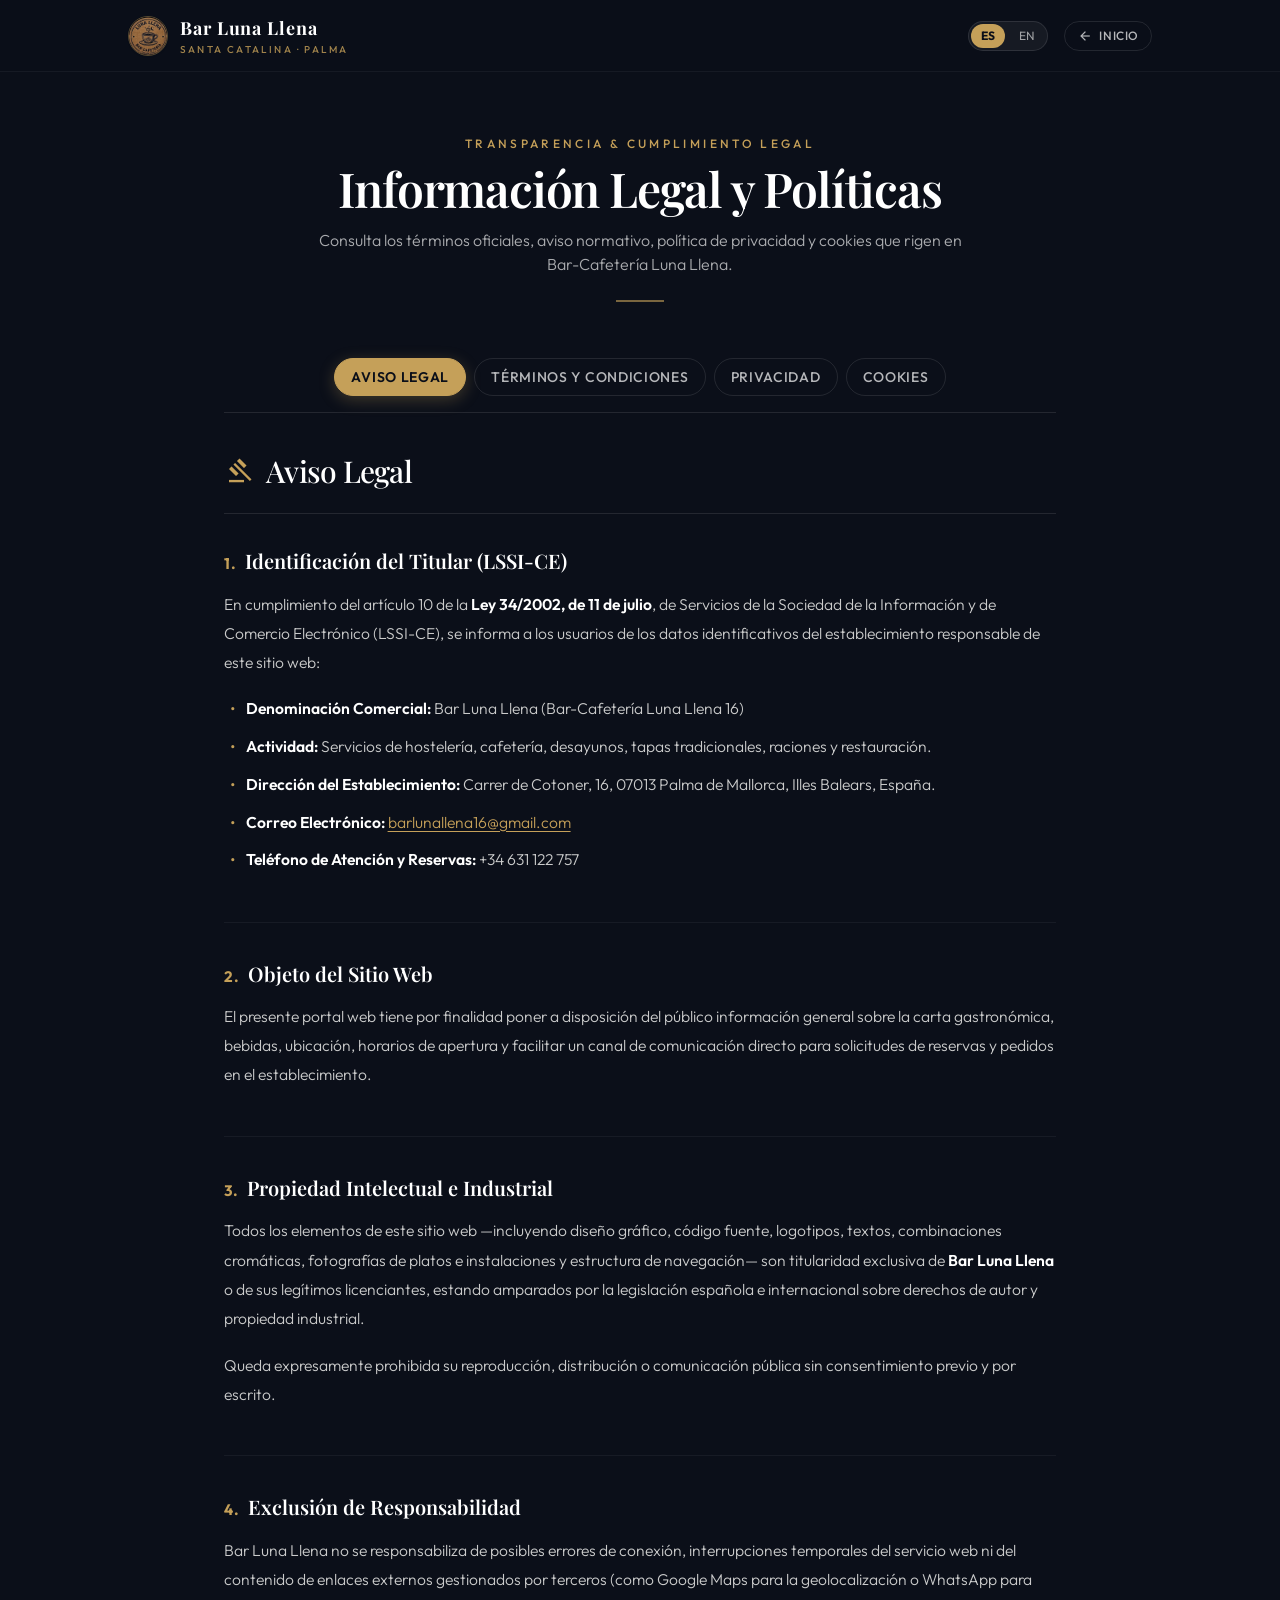
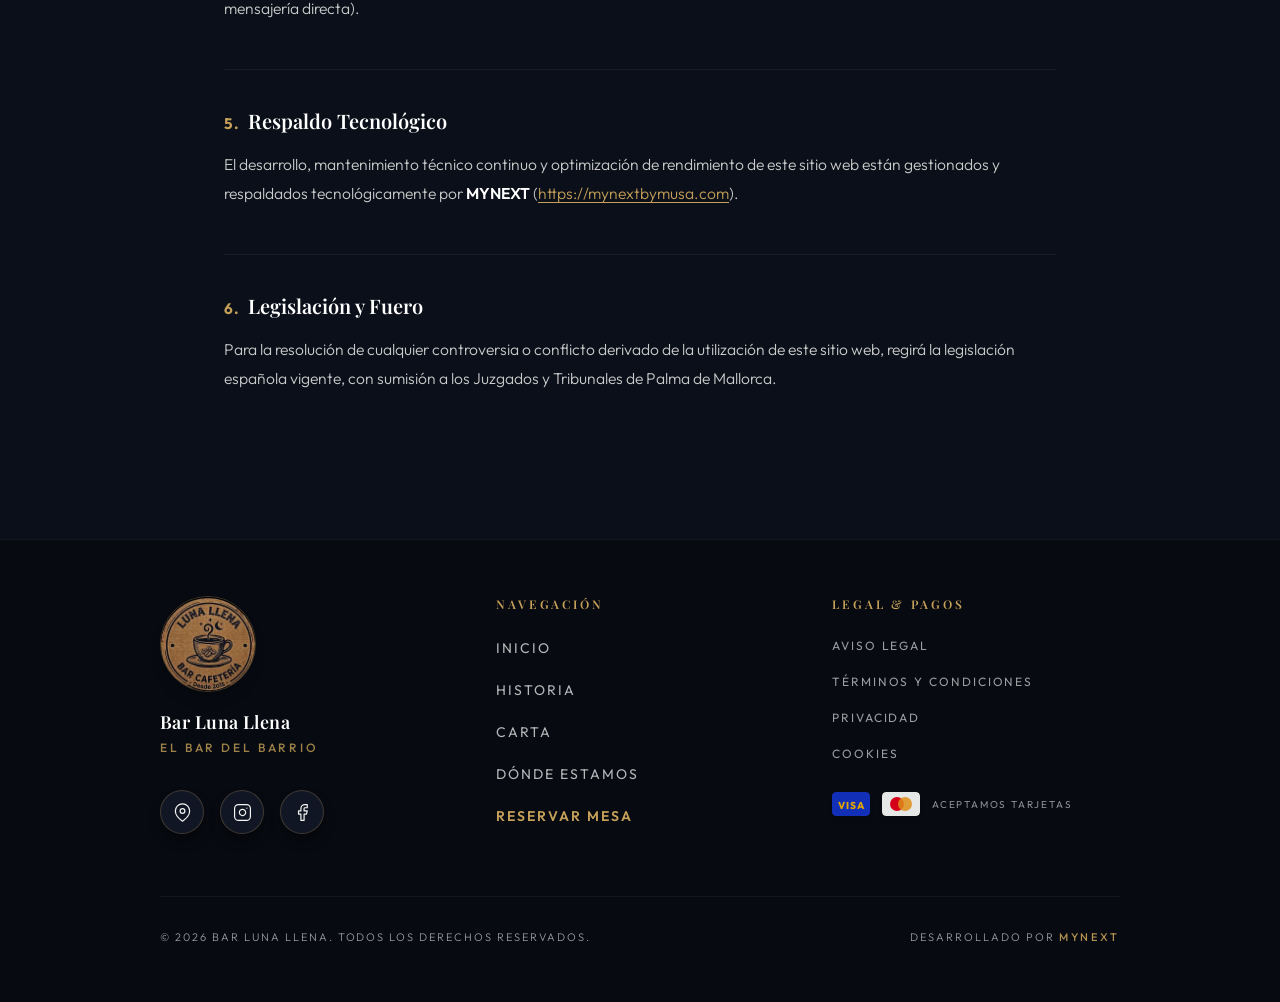
<file: legal/index.html>
<!DOCTYPE html>
<html class="dark scroll-smooth" lang="es">

<head>
    <meta charset="utf-8" />
    <meta content="width=device-width, initial-scale=1.0" name="viewport" />
    <title>Aviso Legal y Políticas | Bar Luna Llena - Palma</title>
    <meta name="description"
        content="Información legal, términos y condiciones, política de privacidad y cookies de Bar Luna Llena en Santa Catalina, Palma de Mallorca." />
    <meta name="robots" content="noindex, follow" />
    <link rel="canonical" href="https://barlunallena.com/legal.html" />
    <link rel="alternate" hreflang="es" href="https://barlunallena.com/legal.html" />
    <link rel="alternate" hreflang="en" href="https://barlunallena.com/legal.html" />
    <link rel="alternate" hreflang="x-default" href="https://barlunallena.com/legal.html" />
    <link rel="icon" type="image/x-icon" href="/favicon.ico" />

    <link rel="preconnect" href="https://fonts.googleapis.com" />
    <link rel="preconnect" href="https://fonts.gstatic.com" crossorigin />
    <link rel="preload" as="style"
        href="https://fonts.googleapis.com/css2?family=Outfit:wght@300;400;500;600;700&family=Playfair+Display:ital,wght@0,400..700;1,400..700&display=swap"
        onload="this.onload=null;this.rel='stylesheet'" />
    <link rel="preload" as="style"
        href="https://fonts.googleapis.com/css2?family=Material+Symbols+Outlined:opsz,wght,FILL,GRAD@24,400,0,0&icon_names=arrow_back,cookie,description,gavel,shield&display=block"
        onload="this.onload=null;this.rel='stylesheet'" />
    <noscript>
        <link
            href="https://fonts.googleapis.com/css2?family=Outfit:wght@300;400;500;600;700&family=Playfair+Display:ital,wght@0,400..700;1,400..700&display=swap"
            rel="stylesheet" />
        <link
            href="https://fonts.googleapis.com/css2?family=Material+Symbols+Outlined:opsz,wght,FILL,GRAD@24,400,0,0&icon_names=arrow_back,cookie,description,gavel,shield&display=block"
            rel="stylesheet" />
    </noscript>
    <link rel="stylesheet" href="/assets/tailwind.min.css" />

    <style>
        body {
            font-family: 'Outfit', -apple-system, BlinkMacSystemFont, 'Segoe UI', Roboto, sans-serif;
            background-color: #0B0F19;
            color: #F5F5F3;
        }

        .font-serif-title {
            font-family: 'Playfair Display', Georgia, serif;
        }

        .material-symbols-outlined {
            display: inline-block;
            width: 1em;
            height: 1em;
            line-height: 1;
            overflow: hidden;
            vertical-align: middle;
            user-select: none;
            flex-shrink: 0;
        }

        /* Pestañas limpias y elegantes */
        .tab-btn {
            transition: all 0.25s cubic-bezier(0.16, 1, 0.3, 1);
        }

        .tab-btn.active {
            background-color: #C5A059;
            color: #0B0F19;
            border-color: #C5A059;
            box-shadow: 0 4px 16px rgba(197, 160, 89, 0.28);
        }

        /* Contenido legal limpio, espaciado y tipografía nítida */
        .legal-section-block {
            margin-bottom: 2.25rem;
            padding-bottom: 1.75rem;
            border-bottom: 1px solid rgba(255, 255, 255, 0.05);
        }

        .legal-section-block:last-child {
            border-bottom: none;
            margin-bottom: 0;
            padding-bottom: 0;
        }

        .legal-section-title {
            font-family: 'Playfair Display', Georgia, serif;
            color: #FFFFFF;
            font-size: 1.25rem;
            font-weight: 600;
            margin-bottom: 0.85rem;
            display: flex;
            align-items: baseline;
            gap: 0.5rem;
        }

        .legal-section-title .section-num {
            font-family: 'Outfit', sans-serif;
            color: #C5A059;
            font-size: 0.95rem;
            font-weight: 700;
            letter-spacing: 0.05em;
        }

        .legal-content-body p {
            margin-bottom: 1.15rem;
            line-height: 1.85;
            color: rgba(245, 245, 243, 0.82);
            font-weight: 300;
            font-size: 0.98rem;
        }

        .legal-content-body strong {
            color: #FFFFFF;
            font-weight: 600;
        }

        .legal-content-body ul {
            list-style: none;
            padding-left: 0;
            margin-bottom: 1.25rem;
        }

        .legal-content-body ul li {
            position: relative;
            padding-left: 1.35rem;
            margin-bottom: 0.65rem;
            line-height: 1.75;
            color: rgba(245, 245, 243, 0.82);
            font-weight: 300;
            font-size: 0.98rem;
        }

        .legal-content-body ul li::before {
            content: "•";
            position: absolute;
            left: 0.35rem;
            color: #C5A059;
            font-size: 1.1rem;
            line-height: 1.6;
        }

        .legal-content-body a {
            color: #C5A059;
            text-decoration: underline;
            text-underline-offset: 3px;
            transition: opacity 0.2s;
        }

        .legal-content-body a:hover {
            opacity: 0.8;
        }

        /* Footer Social Icons (Mismo diseño y animaciones que index.html) */
        .wrapper {
            display: inline-flex;
            list-style: none;
            height: auto;
            width: 100%;
            padding: 8px 0;
            margin: 0;
        }

        .wrapper .icon {
            position: relative;
            background: #111625;
            border-radius: 50%;
            margin: 6px;
            width: 44px;
            height: 44px;
            font-size: 18px;
            display: flex;
            justify-content: center;
            align-items: center;
            flex-direction: column;
            box-shadow: 0 8px 12px rgba(0, 0, 0, 0.3);
            cursor: pointer;
            transition: all 0.25s cubic-bezier(0.34, 1.56, 0.64, 1);
            color: #F5F5F3;
            border: 1px solid rgba(197, 160, 89, 0.25);
        }

        .wrapper .icon:hover {
            transform: translateY(-4px) scale(1.06);
        }

        .wrapper .tooltip {
            position: absolute;
            top: 0;
            font-size: 10px;
            font-weight: 600;
            background: #C5A059;
            color: #0B0F19;
            padding: 4px 8px;
            border-radius: 4px;
            box-shadow: 0 8px 12px rgba(0, 0, 0, 0.15);
            opacity: 0;
            pointer-events: none;
            transition: all 0.25s cubic-bezier(0.68, -0.55, 0.265, 1.55);
            letter-spacing: 0.1em;
            text-transform: uppercase;
            white-space: nowrap;
        }

        .wrapper .tooltip::before {
            position: absolute;
            content: "";
            height: 6px;
            width: 6px;
            background: #C5A059;
            bottom: -3px;
            left: 50%;
            transform: translate(-50%) rotate(45deg);
        }

        .wrapper .icon:hover .tooltip {
            top: -38px;
            opacity: 1;
            visibility: visible;
        }

        .wrapper .facebook:hover,
        .wrapper .facebook:hover .tooltip,
        .wrapper .facebook:hover .tooltip::before {
            background: #1877f2;
            color: #fff;
            border-color: #1877f2;
        }

        .wrapper .google-maps:hover,
        .wrapper .google-maps:hover .tooltip,
        .wrapper .google-maps:hover .tooltip::before {
            background: #34A853;
            color: #fff;
            border-color: #34A853;
        }

        .wrapper .instagram:hover,
        .wrapper .instagram:hover .tooltip,
        .wrapper .instagram:hover .tooltip::before {
            background: #e4405f;
            color: #fff;
            border-color: #e4405f;
        }

        /* Ocultar barra de scroll en navegadores táctiles manteniendo scroll */
        .no-scrollbar::-webkit-scrollbar {
            display: none;
        }
        .no-scrollbar {
            -ms-overflow-style: none;
            scrollbar-width: none;
        }
    </style>
</head>

<body class="min-h-screen flex flex-col bg-[#0B0F19] text-[#F5F5F3] antialiased selection:bg-[#C5A059] selection:text-[#0B0F19]">

    <!-- Cabecera Superior Fija Minimalista -->
    <header class="sticky top-0 z-50 bg-[#0B0F19]/95 backdrop-blur-md border-b border-white/5 py-3.5 px-5 md:px-12 transition-all">
        <div class="max-w-5xl mx-auto flex items-center justify-between">
            <a href="index.html" class="flex items-center gap-3 group">
                <img src="/assets/NEWLOGO.webp" alt="Logo Bar Luna Llena" width="40" height="40" decoding="async" class="w-9 h-9 md:w-10 md:h-10 rounded-full border border-[#C5A059]/40 object-cover shadow-sm group-hover:scale-105 transition-transform" />
                <div class="flex flex-col">
                    <span class="font-serif-title font-bold text-base md:text-lg tracking-wider text-white group-hover:text-[#C5A059] transition-colors leading-tight">Bar Luna Llena</span>
                    <span class="text-[9px] md:text-[10px] tracking-[0.22em] text-[#C5A059]/80 uppercase font-medium">Santa Catalina · Palma</span>
                </div>
            </a>

            <div class="flex items-center gap-2.5 sm:gap-4">
                <!-- Selector de Idioma -->
                <div class="flex items-center gap-1 bg-white/5 border border-white/10 rounded-full p-0.5 text-xs">
                    <button onclick="setLanguage('es')" id="lang-btn-es" class="px-2.5 py-1 rounded-full font-bold bg-[#C5A059] text-[#0B0F19] transition-all cursor-pointer">ES</button>
                    <button onclick="setLanguage('en')" id="lang-btn-en" class="px-2.5 py-1 rounded-full text-white/60 hover:text-white transition-all cursor-pointer">EN</button>
                </div>

                <!-- Enlace sutil para volver a la página principal -->
                <a href="index.html" class="inline-flex items-center gap-1.5 px-3 py-1.5 rounded-full border border-white/10 hover:border-[#C5A059]/50 text-white/70 hover:text-[#C5A059] transition-all text-xs font-medium tracking-wider uppercase">
                    <span class="material-symbols-outlined text-[16px]" aria-hidden="true">arrow_back</span>
                    <span class="sr-only sm:not-sr-only" id="header-back-text">Inicio</span>
                </a>
            </div>
        </div>
    </header>

    <!-- Contenido Principal: Fluido, Limpio y Sin Cajas -->
    <main class="flex-1 max-w-4xl w-full mx-auto px-5 sm:px-8 py-10 md:py-16">

        <!-- Encabezado de la página -->
        <div class="text-center mb-10 md:mb-12">
            <span class="text-xs uppercase tracking-[0.28em] text-[#C5A059] font-medium block mb-3" id="hero-eyebrow">Transparencia & Cumplimiento Legal</span>
            <h1 class="font-serif-title text-3xl sm:text-4xl md:text-5xl font-semibold text-white tracking-tight mb-4" id="page-title">
                Información Legal y Políticas
            </h1>
            <p class="text-white/65 text-sm md:text-base max-w-2xl mx-auto font-light leading-relaxed" id="page-subtitle">
                Consulta los términos oficiales, aviso normativo, política de privacidad y cookies que rigen en Bar-Cafetería Luna Llena.
            </p>
            <div class="w-12 h-[2px] bg-[#C5A059]/60 mx-auto mt-6"></div>
        </div>

        <!-- Selector de Pestañas Horizontal y Minimalista (Envuelve limpiamente en móvil sin recorte horizontal) -->
        <nav class="flex flex-wrap items-center justify-center gap-2 py-2 pb-4 mb-10 border-b border-white/10" id="tabs-container" role="tablist" aria-label="Secciones legales">
            <button onclick="switchTab('aviso')" id="tab-btn-aviso" role="tab" aria-selected="true"
                class="tab-btn active shrink-0 px-3.5 sm:px-4 py-2 rounded-full border border-transparent text-xs sm:text-sm font-semibold tracking-wider uppercase cursor-pointer">
                Aviso Legal
            </button>
            <button onclick="switchTab('terminos')" id="tab-btn-terminos" role="tab" aria-selected="false"
                class="tab-btn shrink-0 px-3.5 sm:px-4 py-2 rounded-full border border-white/10 text-white/70 text-xs sm:text-sm font-medium tracking-wider uppercase cursor-pointer hover:border-[#C5A059]/40 hover:text-white">
                Términos y Condiciones
            </button>
            <button onclick="switchTab('privacidad')" id="tab-btn-privacidad" role="tab" aria-selected="false"
                class="tab-btn shrink-0 px-3.5 sm:px-4 py-2 rounded-full border border-white/10 text-white/70 text-xs sm:text-sm font-medium tracking-wider uppercase cursor-pointer hover:border-[#C5A059]/40 hover:text-white">
                Privacidad
            </button>
            <button onclick="switchTab('cookies')" id="tab-btn-cookies" role="tab" aria-selected="false"
                class="tab-btn shrink-0 px-3.5 sm:px-4 py-2 rounded-full border border-white/10 text-white/70 text-xs sm:text-sm font-medium tracking-wider uppercase cursor-pointer hover:border-[#C5A059]/40 hover:text-white">
                Cookies
            </button>
        </nav>

        <!-- Bloque de Lectura Editorial: Sin cajas oscuras ni marcos artificiales -->
        <article class="w-full">
            <div class="flex items-center gap-3 pb-6 mb-8 border-b border-white/10">
                <span class="material-symbols-outlined text-[#C5A059] text-2xl md:text-3xl" id="content-icon" aria-hidden="true">gavel</span>
                <h2 class="font-serif-title text-2xl sm:text-3xl text-white font-medium tracking-tight" id="content-title">Aviso Legal</h2>
            </div>

            <!-- Cuerpo del texto legal pre-renderizado para CLS = 0.000 -->
            <div id="content-body" class="legal-content-body">
                <section class="legal-section-block">
                    <h3 class="legal-section-title"><span class="section-num">1.</span><span>Identificación del Titular (LSSI-CE)</span></h3>
                    <div><p>En cumplimiento del artículo 10 de la <strong>Ley 34/2002, de 11 de julio</strong>, de Servicios de la Sociedad de la Información y de Comercio Electrónico (LSSI-CE), se informa a los usuarios de los datos identificativos del establecimiento responsable de este sitio web:</p><ul><li><strong>Denominación Comercial:</strong> Bar Luna Llena (Bar-Cafetería Luna Llena 16)</li><li><strong>Actividad:</strong> Servicios de hostelería, cafetería, desayunos, tapas tradicionales, raciones y restauración.</li><li><strong>Dirección del Establecimiento:</strong> Carrer de Cotoner, 16, 07013 Palma de Mallorca, Illes Balears, España.</li><li><strong>Correo Electrónico:</strong> <a href="mailto:barlunallena16@gmail.com">barlunallena16@gmail.com</a></li><li><strong>Teléfono de Atención y Reservas:</strong> +34 631 122 757</li></ul></div>
                </section>
                <section class="legal-section-block">
                    <h3 class="legal-section-title"><span class="section-num">2.</span><span>Objeto del Sitio Web</span></h3>
                    <div><p>El presente portal web tiene por finalidad poner a disposición del público información general sobre la carta gastronómica, bebidas, ubicación, horarios de apertura y facilitar un canal de comunicación directo para solicitudes de reservas y pedidos en el establecimiento.</p></div>
                </section>
                <section class="legal-section-block">
                    <h3 class="legal-section-title"><span class="section-num">3.</span><span>Propiedad Intelectual e Industrial</span></h3>
                    <div><p>Todos los elementos de este sitio web —incluyendo diseño gráfico, código fuente, logotipos, textos, combinaciones cromáticas, fotografías de platos e instalaciones y estructura de navegación— son titularidad exclusiva de <strong>Bar Luna Llena</strong> o de sus legítimos licenciantes, estando amparados por la legislación española e internacional sobre derechos de autor y propiedad industrial.</p><p>Queda expresamente prohibida su reproducción, distribución o comunicación pública sin consentimiento previo y por escrito.</p></div>
                </section>
                <section class="legal-section-block">
                    <h3 class="legal-section-title"><span class="section-num">4.</span><span>Exclusión de Responsabilidad</span></h3>
                    <div><p>Bar Luna Llena no se responsabiliza de posibles errores de conexión, interrupciones temporales del servicio web ni del contenido de enlaces externos gestionados por terceros (como Google Maps para la geolocalización o WhatsApp para mensajería directa).</p></div>
                </section>
                <section class="legal-section-block">
                    <h3 class="legal-section-title"><span class="section-num">5.</span><span>Respaldo Tecnológico</span></h3>
                    <div><p>El desarrollo, mantenimiento técnico continuo y optimización de rendimiento de este sitio web están gestionados y respaldados tecnológicamente por <strong>MYNEXT</strong> (<a href="https://mynextbymusa.com" target="_blank" rel="noopener noreferrer">https://mynextbymusa.com</a>).</p></div>
                </section>
                <section class="legal-section-block">
                    <h3 class="legal-section-title"><span class="section-num">6.</span><span>Legislación y Fuero</span></h3>
                    <div><p>Para la resolución de cualquier controversia o conflicto derivado de la utilización de este sitio web, regirá la legislación española vigente, con sumisión a los Juzgados y Tribunales de Palma de Mallorca.</p></div>
                </section>
            </div>
        </article>

    </main>

    <!-- Nuevo Footer Organizado Oficial de Luna Llena -->
    <footer class="bg-[#070A10] full-width py-14 border-t border-white/5 relative mt-16">
        <div class="max-w-5xl mx-auto px-5 sm:px-8">
            <div class="grid grid-cols-1 md:grid-cols-3 gap-12 text-center md:text-left items-start">
                
                <!-- Columna 1: Identidad y Redes Sociales -->
                <div class="flex flex-col items-center md:items-start gap-4">
                    <a href="index.html#inicio" class="block transition-transform duration-300 hover:scale-105" aria-label="Ir al inicio de Bar Luna Llena">
                        <img src="/assets/NEWLOGO.webp" alt="Logo Bar Luna Llena"
                            class="w-20 h-20 md:w-24 md:h-24 rounded-full border border-[#C5A059]/30 object-cover shadow-lg"
                            loading="lazy" decoding="async" width="96" height="96">
                    </a>
                    <div>
                        <h3 class="font-serif-title text-lg text-white font-semibold tracking-wide">Bar Luna Llena</h3>
                        <p class="text-xs text-[#C5A059]/80 tracking-[0.24em] uppercase mt-1 font-medium font-body-md" id="footer-slogan">
                            El bar del barrio
                        </p>
                    </div>

                    <!-- Redes Sociales Oficiales con Tooltips Interactivos -->
                    <div class="mt-1">
                        <ul class="wrapper flex flex-wrap justify-center md:justify-start">
                            <li class="icon google-maps !m-1.5 md:!ml-0 md:!mr-2">
                                <a href="https://maps.app.goo.gl/Wvg1TphkJxpHRdtUA?g_st=ic" target="_blank"
                                    rel="noopener noreferrer"
                                    class="w-full h-full flex items-center justify-center text-inherit no-underline"
                                    aria-label="Reseñas en Google Maps">
                                    <span class="tooltip" id="footer-tooltip-maps">Reseñas</span>
                                    <svg width="19" height="19" viewBox="0 0 24 24" fill="none" stroke="currentColor"
                                        stroke-width="1.5" stroke-linecap="round" stroke-linejoin="round" aria-hidden="true">
                                        <path d="M21 10c0 7-9 13-9 13s-9-6-9-13a9 9 0 0 1 18 0z"></path>
                                        <circle cx="12" cy="10" r="3"></circle>
                                    </svg>
                                </a>
                            </li>
                            <li class="icon instagram !m-1.5 md:!mx-2">
                                <a href="#" onclick="return false;"
                                    class="w-full h-full flex items-center justify-center text-inherit no-underline"
                                    aria-label="Instagram">
                                    <span class="tooltip" id="footer-tooltip-ig">En mantenimiento</span>
                                    <svg width="19" height="19" viewBox="0 0 24 24" fill="none" stroke="currentColor"
                                        stroke-width="1.5" stroke-linecap="round" stroke-linejoin="round" aria-hidden="true">
                                        <rect x="2" y="2" width="20" height="20" rx="5" ry="5"></rect>
                                        <path d="M16 11.37A4 4 0 1 1 12.63 8 4 4 0 0 1 16 11.37z"></path>
                                        <line x1="17.5" y1="6.5" x2="17.51" y2="6.5"></line>
                                    </svg>
                                </a>
                            </li>
                            <li class="icon facebook !m-1.5 md:!ml-2 md:!mr-0">
                                <a href="#" onclick="return false;"
                                    class="w-full h-full flex items-center justify-center text-inherit no-underline"
                                    aria-label="Facebook">
                                    <span class="tooltip" id="footer-tooltip-fb">En mantenimiento</span>
                                    <svg width="19" height="19" viewBox="0 0 24 24" fill="none" stroke="currentColor"
                                        stroke-width="1.5" stroke-linecap="round" stroke-linejoin="round" aria-hidden="true">
                                        <path d="M18 2h-3a5 5 0 0 0-5 5v3H7v4h3v8h4v-8h3l1-4h-4V7a1 1 0 0 1 1-1h3z"></path>
                                    </svg>
                                </a>
                            </li>
                        </ul>
                    </div>
                </div>

                <!-- Columna 2: Navegación Rápida a la Web Principal -->
                <div class="flex flex-col items-center md:items-start">
                    <h4 class="font-serif-title text-xs uppercase tracking-[0.24em] font-semibold text-[#C5A059] mb-5" id="footer-col-nav">
                        Navegación
                    </h4>
                    <nav class="flex flex-col gap-2.5 items-center md:items-start w-full">
                        <a href="index.html#inicio" id="nav-item-inicio"
                            class="text-sm text-white/70 hover:text-[#C5A059] uppercase tracking-[0.14em] transition-colors py-1 flex items-center min-h-[32px]">Inicio</a>
                        <a href="index.html#origen" id="nav-item-historia"
                            class="text-sm text-white/70 hover:text-[#C5A059] uppercase tracking-[0.14em] transition-colors py-1 flex items-center min-h-[32px]">Historia</a>
                        <a href="index.html#carta" id="nav-item-carta"
                            class="text-sm text-white/70 hover:text-[#C5A059] uppercase tracking-[0.14em] transition-colors py-1 flex items-center min-h-[32px]">Carta</a>
                        <a href="index.html#ubicacion" id="nav-item-ubicacion"
                            class="text-sm text-white/70 hover:text-[#C5A059] uppercase tracking-[0.14em] transition-colors py-1 flex items-center min-h-[32px]">Dónde estamos</a>
                        <a href="index.html#ubicacion" id="nav-item-reservar"
                            class="text-sm text-[#C5A059] hover:text-[#C5A059]/80 uppercase tracking-[0.14em] transition-colors py-1 flex items-center min-h-[32px] font-semibold">Reservar Mesa</a>
                    </nav>
                </div>

                <!-- Columna 3: Legal & Pagos -->
                <div class="flex flex-col items-center md:items-start">
                    <h4 class="font-serif-title text-xs uppercase tracking-[0.24em] font-semibold text-[#C5A059] mb-5" id="footer-col-legal">
                        Legal & Pagos
                    </h4>

                    <div class="flex flex-col gap-2 items-center md:items-start w-full mb-6">
                        <button onclick="switchTabAndScroll('aviso')" id="footer-link-aviso"
                            class="text-xs text-white/60 hover:text-[#C5A059] uppercase tracking-[0.16em] transition-colors py-1 flex items-center min-h-[28px] cursor-pointer">
                            Aviso Legal
                        </button>
                        <button onclick="switchTabAndScroll('terminos')" id="footer-link-terminos"
                            class="text-xs text-white/60 hover:text-[#C5A059] uppercase tracking-[0.16em] transition-colors py-1 flex items-center min-h-[28px] cursor-pointer">
                            Términos y Condiciones
                        </button>
                        <button onclick="switchTabAndScroll('privacidad')" id="footer-link-privacidad"
                            class="text-xs text-white/60 hover:text-[#C5A059] uppercase tracking-[0.16em] transition-colors py-1 flex items-center min-h-[28px] cursor-pointer">
                            Privacidad
                        </button>
                        <button onclick="switchTabAndScroll('cookies')" id="footer-link-cookies"
                            class="text-xs text-white/60 hover:text-[#C5A059] uppercase tracking-[0.16em] transition-colors py-1 flex items-center min-h-[28px] cursor-pointer">
                            Cookies
                        </button>
                    </div>

                    <!-- Trust Badges (Tarjetas Aceptadas) -->
                    <div class="flex items-center gap-3 transition-opacity duration-300 hover:opacity-100 opacity-90">
                        <!-- Visa Logo -->
                        <svg width="38" height="24" viewBox="0 0 38 24" fill="none" aria-label="Visa"
                            class="shadow-md rounded-[4px] overflow-hidden shrink-0">
                            <rect width="38" height="24" rx="4" fill="#1434CB" />
                            <text x="19" y="17" text-anchor="middle" font-family="'Outfit', sans-serif" font-size="10"
                                font-weight="800" fill="#F7B600" letter-spacing="1">VISA</text>
                        </svg>
                        <!-- Mastercard Logo -->
                        <svg width="38" height="24" viewBox="0 0 38 24" fill="none" aria-label="Mastercard"
                            class="shadow-md rounded-[4px] overflow-hidden shrink-0">
                            <rect width="38" height="24" rx="4" fill="#FFFFFF" />
                            <circle cx="15" cy="12" r="7" fill="#EB001B" />
                            <circle cx="23" cy="12" r="7" fill="#F79E1B" fill-opacity="0.85" />
                        </svg>
                        <span class="text-[10px] tracking-[0.18em] text-white/60 uppercase" id="footer-cards-text">
                            Aceptamos tarjetas
                        </span>
                    </div>
                </div>

            </div>

            <!-- Fila Inferior: Copyright & MYNEXT -->
            <div class="mt-12 pt-8 border-t border-white/5 flex flex-col md:flex-row justify-between items-center gap-4 text-center md:text-left">
                <span class="text-[11px] tracking-[0.18em] uppercase font-light text-white/60" id="footer-copyright">
                    © 2026 Bar Luna Llena. Todos los derechos reservados.
                </span>
                <span class="text-[11px] tracking-[0.18em] uppercase font-light text-white/60">
                    <span id="footer-made-by">Desarrollado por</span> 
                    <a href="https://mynextbymusa.com" target="_blank" rel="noopener noreferrer"
                        class="text-[#C5A059] font-medium tracking-[0.24em] hover:opacity-100 opacity-90 transition-opacity">
                        MYNEXT
                    </a>
                </span>
            </div>
        </div>
    </footer>

    <!-- Textos Legales Estructurados y Script de Control -->
    <script>
        const legalTexts = {
            'es': {
                'aviso': {
                    title: 'Aviso Legal',
                    icon: 'gavel',
                    sections: [
                        {
                            num: '1',
                            title: 'Identificación del Titular (LSSI-CE)',
                            content: '<p>En cumplimiento del artículo 10 de la <strong>Ley 34/2002, de 11 de julio</strong>, de Servicios de la Sociedad de la Información y de Comercio Electrónico (LSSI-CE), se informa a los usuarios de los datos identificativos del establecimiento responsable de este sitio web:</p>' +
                                     '<ul>' +
                                     '<li><strong>Denominación Comercial:</strong> Bar Luna Llena (Bar-Cafetería Luna Llena 16)</li>' +
                                     '<li><strong>Actividad:</strong> Servicios de hostelería, cafetería, desayunos, tapas tradicionales, raciones y restauración.</li>' +
                                     '<li><strong>Dirección del Establecimiento:</strong> Carrer de Cotoner, 16, 07013 Palma de Mallorca, Illes Balears, España.</li>' +
                                     '<li><strong>Correo Electrónico:</strong> <a href="mailto:barlunallena16@gmail.com">barlunallena16@gmail.com</a></li>' +
                                     '<li><strong>Teléfono de Atención y Reservas:</strong> +34 631 122 757</li>' +
                                     '</ul>'
                        },
                        {
                            num: '2',
                            title: 'Objeto del Sitio Web',
                            content: '<p>El presente portal web tiene por finalidad poner a disposición del público información general sobre la carta gastronómica, bebidas, ubicación, horarios de apertura y facilitar un canal de comunicación directo para solicitudes de reservas y pedidos en el establecimiento.</p>'
                        },
                        {
                            num: '3',
                            title: 'Propiedad Intelectual e Industrial',
                            content: '<p>Todos los elementos de este sitio web —incluyendo diseño gráfico, código fuente, logotipos, textos, combinaciones cromáticas, fotografías de platos e instalaciones y estructura de navegación— son titularidad exclusiva de <strong>Bar Luna Llena</strong> o de sus legítimos licenciantes, estando amparados por la legislación española e internacional sobre derechos de autor y propiedad industrial.</p><p>Queda expresamente prohibida su reproducción, distribución o comunicación pública sin consentimiento previo y por escrito.</p>'
                        },
                        {
                            num: '4',
                            title: 'Exclusión de Responsabilidad',
                            content: '<p>Bar Luna Llena no se responsabiliza de posibles errores de conexión, interrupciones temporales del servicio web ni del contenido de enlaces externos gestionados por terceros (como Google Maps para la geolocalización o WhatsApp para mensajería directa).</p>'
                        },
                        {
                            num: '5',
                            title: 'Respaldo Tecnológico',
                            content: '<p>El desarrollo, mantenimiento técnico continuo y optimización de rendimiento de este sitio web están gestionados y respaldados tecnológicamente por <strong>MYNEXT</strong> (<a href="https://mynextbymusa.com" target="_blank" rel="noopener noreferrer">https://mynextbymusa.com</a>).</p>'
                        },
                        {
                            num: '6',
                            title: 'Legislación y Fuero',
                            content: '<p>Para la resolución de cualquier controversia o conflicto derivado de la utilización de este sitio web, regirá la legislación española vigente, con sumisión a los Juzgados y Tribunales de Palma de Mallorca.</p>'
                        }
                    ]
                },
                'terminos': {
                    title: 'Términos y Condiciones',
                    icon: 'description',
                    sections: [
                        {
                            num: '1',
                            title: 'Condiciones de Acceso y Uso',
                            content: '<p>El acceso a este sitio web es libre y gratuito. La utilización del portal atribuye la condición de usuario e implica la aceptación plena de los presentes Términos y Condiciones, así como de las normativas sanitarias y de convivencia vigentes en el sector de la hostelería.</p>'
                        },
                        {
                            num: '2',
                            title: 'Carta Gastronómica y Precios',
                            content: '<p>Todos los precios expuestos en la carta digital y en la web se indican en euros (€) e incluyen el Impuesto sobre el Valor Añadido (IVA) legalmente aplicable. Los platos e ingredientes están sujetos a disponibilidad según mercado y temporada, reservándose el establecimiento el derecho a actualizar la oferta culinaria y sus precios.</p>'
                        },
                        {
                            num: '3',
                            title: 'Alérgenos e Información Alimentaria',
                            content: '<p>En estricto cumplimiento del <strong>Reglamento (UE) Nº 1169/2011</strong> sobre la información alimentaria facilitada al consumidor, Bar Luna Llena dispone de información completa sobre los 14 alérgenos de obligada declaración.</p><p>Si padece alguna alergia, intolerancia o necesidad dietética especial, le rogamos que lo indique expresamente en su solicitud de reserva o lo consulte con nuestro personal de sala antes de realizar su consumición.</p>'
                        },
                        {
                            num: '4',
                            title: 'Solicitud de Reservas y Pedidos',
                            content: '<p>El envío de peticiones de reserva mediante los canales web constituye una solicitud informativa sujeta a confirmación expresa por parte del equipo de Bar Luna Llena en función del aforo disponible y horario del local.</p>'
                        },
                        {
                            num: '5',
                            title: 'Pagos en el Establecimiento',
                            content: '<p>Este sitio web no realiza cobros directos ni transacciones bancarias en línea. El importe de las consumiciones se abonará directamente en el establecimiento físico en Carrer de Cotoner 16 (Palma) mediante tarjeta de crédito/débito (Visa, Mastercard) o en efectivo.</p>'
                        },
                        {
                            num: '6',
                            title: 'Hojas Oficiales de Reclamación',
                            content: '<p>De conformidad con la normativa de consumo de la Comunidad Autónoma de las Illes Balears, existen <strong>hojas oficiales de reclamación y denuncia</strong> a disposición de los clientes en nuestro local físico.</p>'
                        },
                        {
                            num: '7',
                            title: 'Terraza y Normas de Convivencia',
                            content: '<p>El uso de mesas en terraza e interior está sujeto al aforo autorizado por el Ayuntamiento de Palma y al cumplimiento de las ordenanzas locales de convivencia ciudadana y descanso vecinal.</p>'
                        }
                    ]
                },
                'privacidad': {
                    title: 'Política de Privacidad',
                    icon: 'shield',
                    sections: [
                        {
                            num: '1',
                            title: 'Responsable del Tratamiento de Datos',
                            content: '<p>El responsable del tratamiento de los datos recabados en este sitio web es <strong>Bar Luna Llena</strong>, con domicilio en Carrer de Cotoner, 16, 07013 Palma de Mallorca, Illes Balears. Correo de contacto: <a href="mailto:barlunallena16@gmail.com">barlunallena16@gmail.com</a>.</p>'
                        },
                        {
                            num: '2',
                            title: 'Marco Legal Aplicable',
                            content: '<p>Los datos se tratan con arreglo al <strong>Reglamento General de Protección de Datos (RGPD UE 2016/679)</strong> y a la <strong>Ley Orgánica 3/2018 (LOPDGDD)</strong> de Protección de Datos Personales y garantía de los derechos digitales.</p>'
                        },
                        {
                            num: '3',
                            title: 'Finalidad y Datos Tratados',
                            content: '<p>Los datos recopilados se limitan estrictamente a los fines de atención al cliente:</p>' +
                                     '<ul>' +
                                     '<li><strong>Gestión de Reservas y Pedidos:</strong> Solicitamos únicamente datos pertinentes (nombre, teléfono, comensales, fecha y hora) con el exclusivo fin de tramitar y confirmar la reserva de mesa.</li>' +
                                     '<li><strong>Preferencia de Cookies:</strong> Almacenamiento local de su consentimiento de cookies para no repetir la consulta.</li>' +
                                     '</ul>' +
                                     '<p>En ningún caso se elaboran perfiles comerciales automatizados ni se comercializan datos personales con terceros.</p>'
                        },
                        {
                            num: '4',
                            title: 'Base Jurídica de Legitimación',
                            content: '<p>La base de legitimación es el <strong>consentimiento voluntario y expreso</strong> del usuario (Art. 6.1.a y 6.1.b del RGPD) al ponerse en contacto para solicitar mesa o información.</p>'
                        },
                        {
                            num: '5',
                            title: 'Conservación de los Datos',
                            content: '<p>Los datos facilitados se conservarán durante el tiempo estrictamente necesario para la atención del servicio solicitado o durante los plazos legalmente fijados para el cumplimiento de obligaciones administrativas.</p>'
                        },
                        {
                            num: '6',
                            title: 'Cesión de Datos a Terceros',
                            content: '<p>No se comunicarán datos a terceros ajenos salvo obligación legal o cuando resulte imprescindible para la prestación técnica solicitada. La comunicación por WhatsApp se realiza bajo el protocolo cifrado de extremo a extremo de WhatsApp LLC (Meta Platforms).</p>'
                        },
                        {
                            num: '7',
                            title: 'Derechos de las Personas Usuarias',
                            content: '<p>Usted tiene derecho a acceder a sus datos personales, solicitar la rectificación de los inexactos, solicitar su supresión cuando ya no sean necesarios, oponerse al tratamiento, limitar el mismo y solicitar su portabilidad.</p><p>Para ejercer estos derechos, puede remitir un correo a <strong>barlunallena16@gmail.com</strong> indicando en el asunto "Protección de Datos". Asimismo, puede presentar una reclamación ante la Agencia Española de Protección de Datos (AEPD) a través de <a href="https://www.aepd.es" target="_blank" rel="noopener noreferrer">www.aepd.es</a>.</p>'
                        }
                    ]
                },
                'cookies': {
                    title: 'Política de Cookies',
                    icon: 'cookie',
                    sections: [
                        {
                            num: '1',
                            title: '¿Qué es una Cookie?',
                            content: '<p>Una cookie es un pequeño archivo de texto que se descarga en su dispositivo al visitar determinadas páginas web. Permite a un sitio web, entre otras cosas, funcionar adecuadamente, recordar sus preferencias idiomáticas y optimizar la navegación.</p>'
                        },
                        {
                            num: '2',
                            title: 'Tipos de Cookies que Utiliza este Portal',
                            content: '<ul>' +
                                     '<li><strong>Cookies Técnicas y Estrictamente Necesarias (Exentas de Consentimiento):</strong> Imprescindibles para la operativa básica del sitio, recordar el idioma seleccionado (ES/EN) y almacenar su preferencia de consentimiento. Conforme al art. 22.2 de la LSSI-CE, no requieren consentimiento previo.</li>' +
                                     '<li><strong>Cookies Analíticas y de Usabilidad (Sujetas a Consentimiento Opcional):</strong> Este portal integra la herramienta <strong>Microsoft Clarity</strong> con la única finalidad de medir de forma agregada, pseudónima y estadística la navegación de los usuarios, ayudándonos a corregir fallos técnicos y mejorar la ergonomía de la web. <strong>Estas cookies se encuentran bloqueadas por defecto y únicamente se activan si usted hace clic expresamente en «Aceptar».</strong></li>' +
                                     '</ul>'
                        },
                        {
                            num: '3',
                            title: 'Gestión, Aceptación y Rechazo',
                            content: '<p>Usted dispone de un panel flotante de cookies que le permite aceptar o rechazar con la misma facilidad y a un solo clic las cookies analíticas. Si pulsa «Rechazar», las analíticas de Clarity permanecerán totalmente desactivadas.</p>'
                        },
                        {
                            num: '4',
                            title: 'Configuración en su Navegador',
                            content: '<p>Usted puede en cualquier momento permitir, bloquear o eliminar las cookies instaladas en su equipo mediante las opciones de configuración de su navegador web (Google Chrome, Mozilla Firefox, Apple Safari, Microsoft Edge).</p>'
                        },
                        {
                            num: '5',
                            title: 'Soporte y Supervisión Técnica',
                            content: '<p>La implementación y auditoría de la normativa de cookies de la AEPD en este portal web se encuentra respaldada técnicamente por <strong>MYNEXT</strong>.</p>'
                        }
                    ]
                }
            },
            'en': {
                'aviso': {
                    title: 'Legal Notice',
                    icon: 'gavel',
                    sections: [
                        {
                            num: '1',
                            title: 'Identification of the Owner (LSSI-CE)',
                            content: '<p>In compliance with Article 10 of Spanish Law 34/2002 on Information Society Services and Electronic Commerce (LSSI-CE), the identifying details of the establishment responsible for this website are provided below:</p>' +
                                     '<ul>' +
                                     '<li><strong>Trade Name:</strong> Bar Luna Llena (Bar-Cafetería Luna Llena 16)</li>' +
                                     '<li><strong>Business Activity:</strong> Hospitality services, bar, café, traditional tapas, portions and dining.</li>' +
                                     '<li><strong>Establishment Address:</strong> Carrer de Cotoner, 16, 07013 Palma de Mallorca, Balearic Islands, Spain.</li>' +
                                     '<li><strong>Email:</strong> <a href="mailto:barlunallena16@gmail.com">barlunallena16@gmail.com</a></li>' +
                                     '<li><strong>Customer Service & Booking Phone:</strong> +34 631 122 757</li>' +
                                     '</ul>'
                        },
                        {
                            num: '2',
                            title: 'Website Purpose',
                            content: '<p>This website serves an informative purpose, showcasing our digital menu, drinks, location, opening hours, and providing direct communication channels for table reservation inquiries and orders.</p>'
                        },
                        {
                            num: '3',
                            title: 'Intellectual and Industrial Property',
                            content: '<p>All contents of this website —including graphic design, source code, logos, texts, color palettes, dish photographs, premises imagery and navigation structure— are the exclusive property of <strong>Bar Luna Llena</strong> or licensed third parties, protected by Spanish and international copyright and trademark laws.</p><p>Any reproduction, distribution or public communication without prior written consent is strictly prohibited.</p>'
                        },
                        {
                            num: '4',
                            title: 'Disclaimer of Liability',
                            content: '<p>Bar Luna Llena is not liable for temporary service interruptions, network failures, or the contents and availability of third-party external services linked on the site (such as Google Maps for geolocation or WhatsApp for direct messaging).</p>'
                        },
                        {
                            num: '5',
                            title: 'Technological Support',
                            content: '<p>The website architecture, continuous technical maintenance and performance optimization are developed and backed by <strong>MYNEXT</strong> (<a href="https://mynextbymusa.com" target="_blank" rel="noopener noreferrer">https://mynextbymusa.com</a>).</p>'
                        },
                        {
                            num: '6',
                            title: 'Applicable Law and Jurisdiction',
                            content: '<p>Relations between Bar Luna Llena and users of this website shall be governed by current Spanish law, submitting to the Courts and Tribunals of Palma de Mallorca.</p>'
                        }
                    ]
                },
                'terminos': {
                    title: 'Terms & Conditions',
                    icon: 'description',
                    sections: [
                        {
                            num: '1',
                            title: 'Terms of Access and Use',
                            content: '<p>Access to this website is free of charge. Browsing the website attributes the status of user and implies full acceptance of these Terms & Conditions, as well as applicable hospitality and health regulations.</p>'
                        },
                        {
                            num: '2',
                            title: 'Menu Offer and Pricing',
                            content: '<p>All prices displayed in our digital menu and website are stated in Euros (€) including statutory Value Added Tax (VAT). Dishes and ingredients are subject to market availability and seasonal produce; the establishment reserves the right to update culinary offerings and prices accordingly.</p>'
                        },
                        {
                            num: '3',
                            title: 'Allergens and Food Safety Information',
                            content: '<p>In strict compliance with <strong>EU Regulation No. 1169/2011</strong> on food information to consumers, Bar Luna Llena maintains complete records of the 14 mandatory declarable food allergens.</p><p>Guests with food allergies, intolerances, or specific dietary requirements are kindly requested to notify us when requesting a table or consult our staff before placing their order.</p>'
                        },
                        {
                            num: '4',
                            title: 'Booking and Order Inquiries',
                            content: '<p>Submission of booking requests through our channels constitutes an inquiry subject to explicit confirmation of table or product availability by the Bar Luna Llena team.</p>'
                        },
                        {
                            num: '5',
                            title: 'Payment on Premises',
                            content: '<p>This website does not process electronic payments or online checkout transactions. All food and beverage consumptions are paid directly at our physical premises at Carrer de Cotoner 16 (Palma) via credit/debit card (Visa, Mastercard) or cash in Euros.</p>'
                        },
                        {
                            num: '6',
                            title: 'Official Complaint Forms',
                            content: '<p>Pursuant to consumer protection regulations in the Balearic Islands, <strong>official complaint and claim forms</strong> are readily available to customers at our premises.</p>'
                        },
                        {
                            num: '7',
                            title: 'Terrace and Good Neighbour Policy',
                            content: '<p>The use of terrace and indoor tables is subject to municipal capacity permits issued by Palma City Council and compliance with local noise ordinances and neighbourhood coexistence standards.</p>'
                        }
                    ]
                },
                'privacidad': {
                    title: 'Privacy Policy',
                    icon: 'shield',
                    sections: [
                        {
                            num: '1',
                            title: 'Data Controller',
                            content: '<p>The controller responsible for processing data collected via this website is <strong>Bar Luna Llena</strong>, located at Carrer de Cotoner, 16, 07013 Palma de Mallorca, Balearic Islands, Spain. Contact email: <a href="mailto:barlunallena16@gmail.com">barlunallena16@gmail.com</a>.</p>'
                        },
                        {
                            num: '2',
                            title: 'Legal Framework',
                            content: '<p>Data is processed in strict accordance with the <strong>General Data Protection Regulation (EU GDPR 2016/679)</strong> and Spanish Organic Law 3/2018 (LOPDGDD) on the protection of personal data and digital rights.</p>'
                        },
                        {
                            num: '3',
                            title: 'Purposes and Processed Data',
                            content: '<p>Data collected is strictly limited to customer service purposes:</p>' +
                                     '<ul>' +
                                     '<li><strong>Booking Management:</strong> We collect only strictly necessary data (name, phone number, guest count, date and time) solely to process and confirm your table reservation.</li>' +
                                     '<li><strong>Cookie Preferences:</strong> Local storage of your consent choice to avoid repeated prompts.</li>' +
                                     '</ul>' +
                                     '<p>We never perform automated profiling or engage in the sale or commercialization of personal data.</p>'
                        },
                        {
                            num: '4',
                            title: 'Lawful Basis',
                            content: '<p>The lawful basis for processing is the user\'s <strong>explicit consent</strong> (Art. 6.1.a & 6.1.b GDPR) provided upon getting in touch to request a table or information.</p>'
                        },
                        {
                            num: '5',
                            title: 'Data Retention',
                            content: '<p>Information provided is retained only for the duration strictly necessary to fulfil the requested service or comply with applicable legal or administrative requirements.</p>'
                        },
                        {
                            num: '6',
                            title: 'Third-Party Disclosures',
                            content: '<p>We do not disclose personal data to advertising networks or third parties for marketing purposes. WhatsApp messaging operates under end-to-end encrypted protocols managed by WhatsApp LLC (Meta Platforms).</p>'
                        },
                        {
                            num: '7',
                            title: 'User Rights',
                            content: '<p>You have the right to access, rectify, delete, restrict, object to processing, and request portability of your data.</p><p>To exercise these rights, send an email to <strong>barlunallena16@gmail.com</strong> with the subject "Data Protection". You also have the right to lodge a complaint with the Spanish Data Protection Agency (AEPD) at <a href="https://www.aepd.es" target="_blank" rel="noopener noreferrer">www.aepd.es</a>.</p>'
                        }
                    ]
                },
                'cookies': {
                    title: 'Cookies Policy',
                    icon: 'cookie',
                    sections: [
                        {
                            num: '1',
                            title: 'What Are Cookies?',
                            content: '<p>A cookie is a small text file downloaded to your device when visiting websites. It enables websites to function properly, remember language choices, and enhance navigation quality.</p>'
                        },
                        {
                            num: '2',
                            title: 'Cookies Used on This Website',
                            content: '<ul>' +
                                     '<li><strong>Technical & Strictly Necessary Cookies (Exempt from Consent):</strong> Essential for basic site features, preserving language selection (ES/EN) and recording your privacy consent choice. Pursuant to Art. 22.2 of Spanish LSSI-CE, these do not require prior consent.</li>' +
                                     '<li><strong>Analytical & Usability Cookies (Subject to Optional Consent):</strong> This website optionally integrates <strong>Microsoft Clarity</strong> to analyze aggregated, pseudonymous metrics and heatmaps of user interactions, assisting in identifying technical issues and improving interface ergonomics. <strong>These cookies remain blocked by default and are only executed if you explicitly click «Accept».</strong></li>' +
                                     '</ul>'
                        },
                        {
                            num: '3',
                            title: 'Consent Management',
                            content: '<p>You have access to a floating cookie banner allowing you to accept or decline analytical cookies with equal ease and a single click. Clicking «Reject» ensures Clarity analytics remain completely deactivated.</p>'
                        },
                        {
                            num: '4',
                            title: 'Browser Settings',
                            content: '<p>You can allow, block, or delete cookies installed on your computer at any time via your browser settings (Google Chrome, Mozilla Firefox, Apple Safari, Microsoft Edge).</p>'
                        },
                        {
                            num: '5',
                            title: 'Technical Supervision',
                            content: '<p>Compliance and implementation of AEPD cookie guidelines on this website are technically supported by <strong>MYNEXT</strong>.</p>'
                        }
                    ]
                }
            }
        };

        const uiStrings = {
            'es': {
                'hero_eyebrow': 'Transparencia & Cumplimiento Legal',
                'page_title': 'Información Legal y Políticas',
                'page_subtitle': 'Consulta los términos oficiales, aviso normativo, política de privacidad y cookies que rigen en Bar-Cafetería Luna Llena.',
                'header_back': 'Inicio',
                'tab_aviso': 'Aviso Legal',
                'tab_terminos': 'Términos y Condiciones',
                'tab_privacidad': 'Privacidad',
                'tab_cookies': 'Cookies',
                'footer_slogan': 'El bar del barrio',
                'footer_col_nav': 'Navegación',
                'nav_inicio': 'Inicio',
                'nav_historia': 'Historia',
                'nav_carta': 'Carta',
                'nav_ubicacion': 'Dónde estamos',
                'nav_reservar': 'Reservar Mesa',
                'footer_col_legal': 'Legal & Pagos',
                'footer_cards': 'Aceptamos tarjetas',
                'footer_copyright': '© 2026 Bar Luna Llena. Todos los derechos reservados.',
                'footer_made_by': 'Desarrollado por',
                'tooltip_maps': 'Reseñas',
                'tooltip_ig': 'En mantenimiento',
                'tooltip_fb': 'En mantenimiento'
            },
            'en': {
                'hero_eyebrow': 'Transparency & Compliance',
                'page_title': 'Legal Information & Policies',
                'page_subtitle': 'Read the official terms, regulatory notices, privacy and cookies policy governing Bar-Cafetería Luna Llena.',
                'header_back': 'Home',
                'tab_aviso': 'Legal Notice',
                'tab_terminos': 'Terms & Conditions',
                'tab_privacidad': 'Privacy',
                'tab_cookies': 'Cookies',
                'footer_slogan': 'The neighborhood bar',
                'footer_col_nav': 'Navigation',
                'nav_inicio': 'Home',
                'nav_historia': 'Story',
                'nav_carta': 'Menu',
                'nav_ubicacion': 'Find us',
                'nav_reservar': 'Book a Table',
                'footer_col_legal': 'Legal & Payments',
                'footer_cards': 'Cards accepted',
                'footer_copyright': '© 2026 Bar Luna Llena. All rights reserved.',
                'footer_made_by': 'Developed by',
                'tooltip_maps': 'Reviews',
                'tooltip_ig': 'Under maintenance',
                'tooltip_fb': 'Under maintenance'
            }
        };

        let currentLang = localStorage.getItem('bar_luna_lang') || 'es';
        let currentTab = 'aviso';

        function renderContent() {
            const data = legalTexts[currentLang][currentTab];
            const titleEl = document.getElementById('content-title');
            const iconEl = document.getElementById('content-icon');
            const bodyEl = document.getElementById('content-body');

            if (data && titleEl && bodyEl) {
                titleEl.textContent = data.title;
                if (iconEl) iconEl.textContent = data.icon || 'gavel';

                let html = '';
                if (data.sections && data.sections.length > 0) {
                    data.sections.forEach(sec => {
                        html += `
                            <section class="legal-section-block">
                                <h3 class="legal-section-title">
                                    <span class="section-num">${sec.num}.</span>
                                    <span>${sec.title}</span>
                                </h3>
                                <div>${sec.content}</div>
                            </section>
                        `;
                    });
                }
                bodyEl.innerHTML = html;
            }
        }

        function switchTab(tabId) {
            const validTabs = ['aviso', 'terminos', 'privacidad', 'cookies'];
            currentTab = validTabs.includes(tabId) ? tabId : 'aviso';

            // Actualizar estado visual de los botones de pestañas
            validTabs.forEach(t => {
                const btn = document.getElementById('tab-btn-' + t);
                if (btn) {
                    if (t === currentTab) {
                        btn.className = 'tab-btn active shrink-0 px-3.5 sm:px-4 py-2 rounded-full border border-[#C5A059] bg-[#C5A059] text-[#0B0F19] text-xs sm:text-sm font-semibold tracking-wider uppercase cursor-pointer shadow-[0_4px_16px_rgba(197,160,89,0.28)]';
                        btn.setAttribute('aria-selected', 'true');
                    } else {
                        btn.className = 'tab-btn shrink-0 px-3.5 sm:px-4 py-2 rounded-full border border-white/10 text-white/70 text-xs sm:text-sm font-medium tracking-wider uppercase cursor-pointer hover:border-[#C5A059]/40 hover:text-white';
                        btn.setAttribute('aria-selected', 'false');
                    }
                }
            });

            renderContent();

            // Sincronizar hash en la URL sin recargar
            if (history.replaceState) {
                history.replaceState(null, '', '#' + currentTab);
            }
        }

        function switchTabAndScroll(tabId) {
            switchTab(tabId);
            const target = document.getElementById('tabs-container');
            if (target) {
                target.scrollIntoView({ behavior: 'smooth', block: 'start' });
            }
        }

        function setLanguage(lang) {
            currentLang = lang;
            try {
                localStorage.setItem('bar_luna_lang', lang);
            } catch (e) { }
            document.documentElement.lang = lang;

            const btnEs = document.getElementById('lang-btn-es');
            const btnEn = document.getElementById('lang-btn-en');
            if (btnEs && btnEn) {
                if (lang === 'es') {
                    btnEs.className = 'px-2.5 py-1 rounded-full font-bold bg-[#C5A059] text-[#0B0F19] transition-all cursor-pointer';
                    btnEn.className = 'px-2.5 py-1 rounded-full text-white/60 hover:text-white transition-all cursor-pointer';
                } else {
                    btnEn.className = 'px-2.5 py-1 rounded-full font-bold bg-[#C5A059] text-[#0B0F19] transition-all cursor-pointer';
                    btnEs.className = 'px-2.5 py-1 rounded-full text-white/60 hover:text-white transition-all cursor-pointer';
                }
            }

            // Actualizar todos los textos de la interfaz
            const ui = uiStrings[lang];
            if (ui) {
                document.getElementById('hero-eyebrow').textContent = ui.hero_eyebrow;
                document.getElementById('page-title').textContent = ui.page_title;
                document.getElementById('page-subtitle').textContent = ui.page_subtitle;
                document.getElementById('header-back-text').textContent = ui.header_back;
                document.getElementById('tab-btn-aviso').textContent = ui.tab_aviso;
                document.getElementById('tab-btn-terminos').textContent = ui.tab_terminos;
                document.getElementById('tab-btn-privacidad').textContent = ui.tab_privacidad;
                document.getElementById('tab-btn-cookies').textContent = ui.tab_cookies;
                document.getElementById('footer-slogan').textContent = ui.footer_slogan;
                document.getElementById('footer-col-nav').textContent = ui.footer_col_nav;
                document.getElementById('nav-item-inicio').textContent = ui.nav_inicio;
                document.getElementById('nav-item-historia').textContent = ui.nav_historia;
                document.getElementById('nav-item-carta').textContent = ui.nav_carta;
                document.getElementById('nav-item-ubicacion').textContent = ui.nav_ubicacion;
                document.getElementById('nav-item-reservar').textContent = ui.nav_reservar;
                document.getElementById('footer-col-legal').textContent = ui.footer_col_legal;
                document.getElementById('footer-link-aviso').textContent = ui.tab_aviso;
                document.getElementById('footer-link-terminos').textContent = ui.tab_terminos;
                document.getElementById('footer-link-privacidad').textContent = ui.tab_privacidad;
                document.getElementById('footer-link-cookies').textContent = ui.tab_cookies;
                document.getElementById('footer-cards-text').textContent = ui.footer_cards;
                document.getElementById('footer-copyright').textContent = ui.footer_copyright;
                document.getElementById('footer-made-by').textContent = ui.footer_made_by;
                document.getElementById('footer-tooltip-maps').textContent = ui.tooltip_maps;
                document.getElementById('footer-tooltip-ig').textContent = ui.tooltip_ig;
                document.getElementById('footer-tooltip-fb').textContent = ui.tooltip_fb;
            }

            switchTab(currentTab);
        }

        // Inicializar pestaña de forma síncrona (evita CLS al pintar por primera vez)
        (function initLegalPage() {
            const hash = window.location.hash.replace('#', '').toLowerCase();
            const valid = ['aviso', 'terminos', 'privacidad', 'cookies'];
            currentTab = valid.includes(hash) ? hash : 'aviso';
            setLanguage(currentLang);
        })();
    </script>
</body>

</html>
</file>
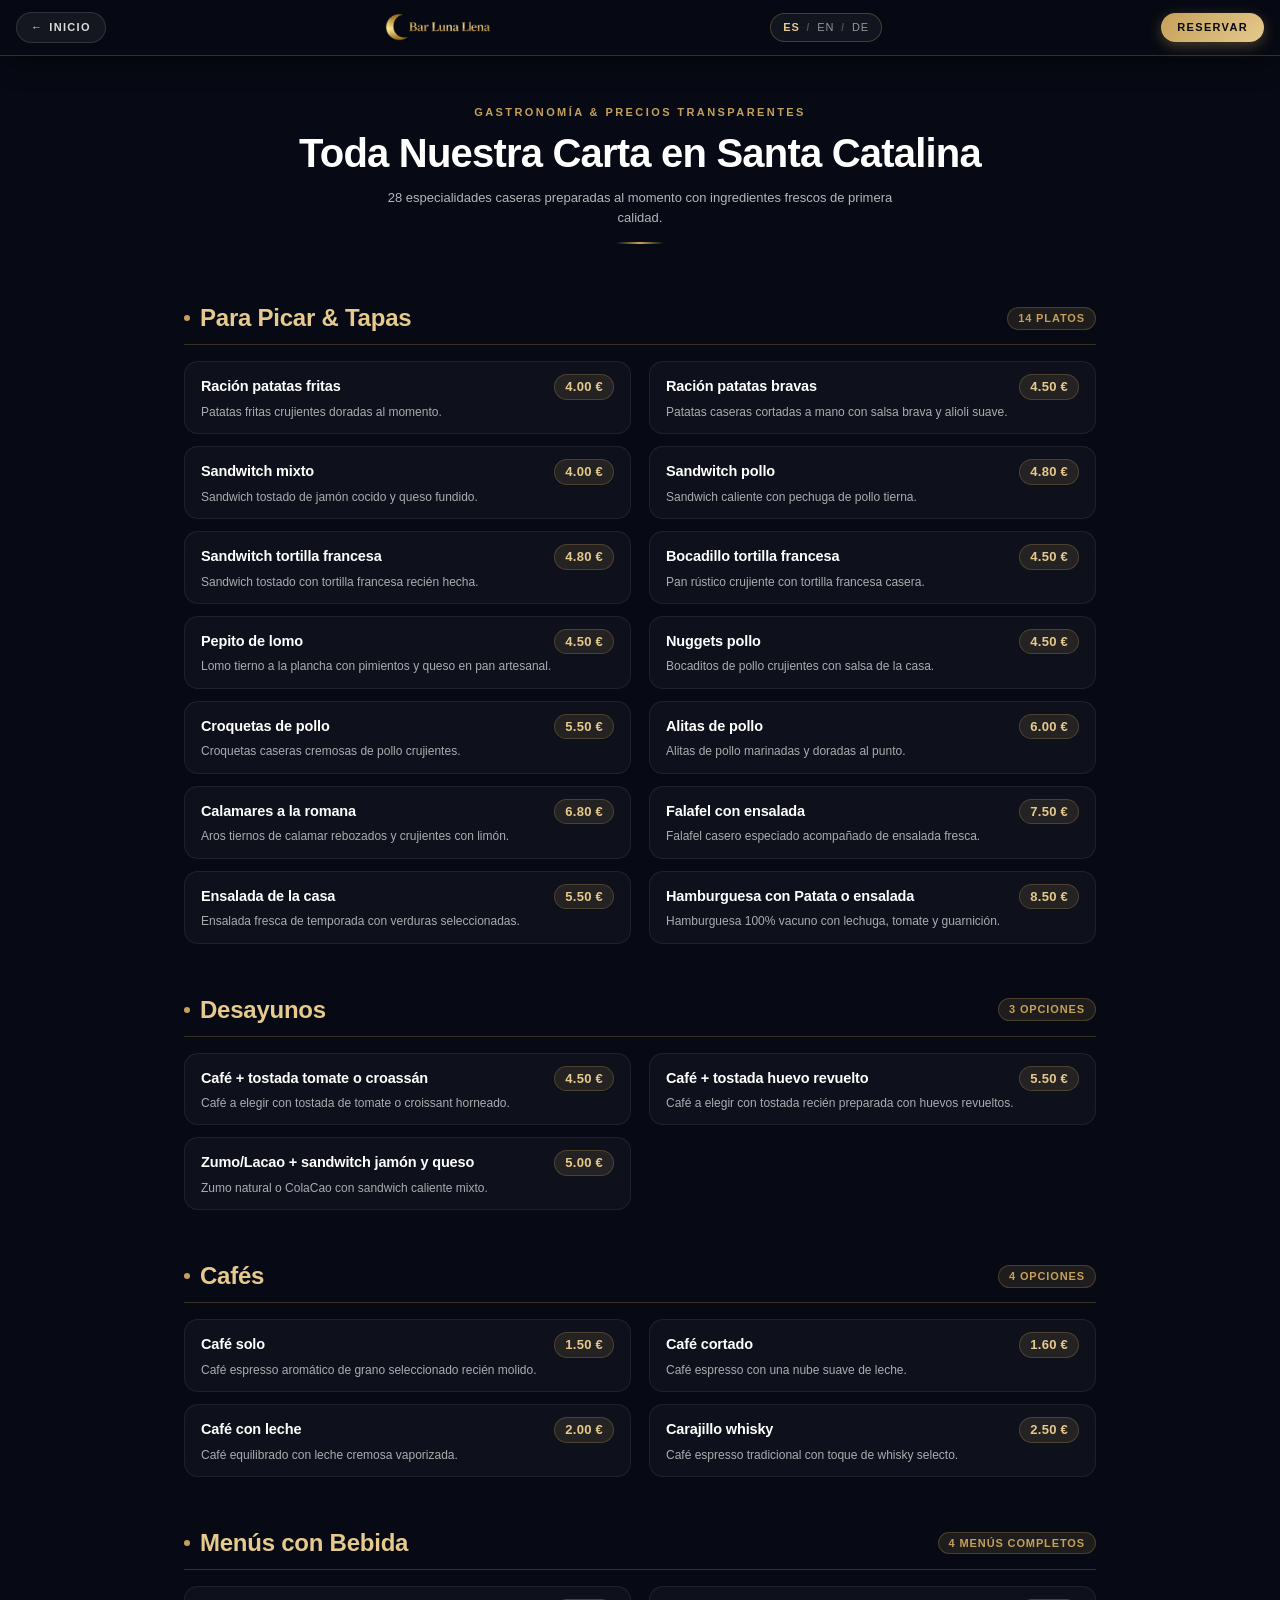
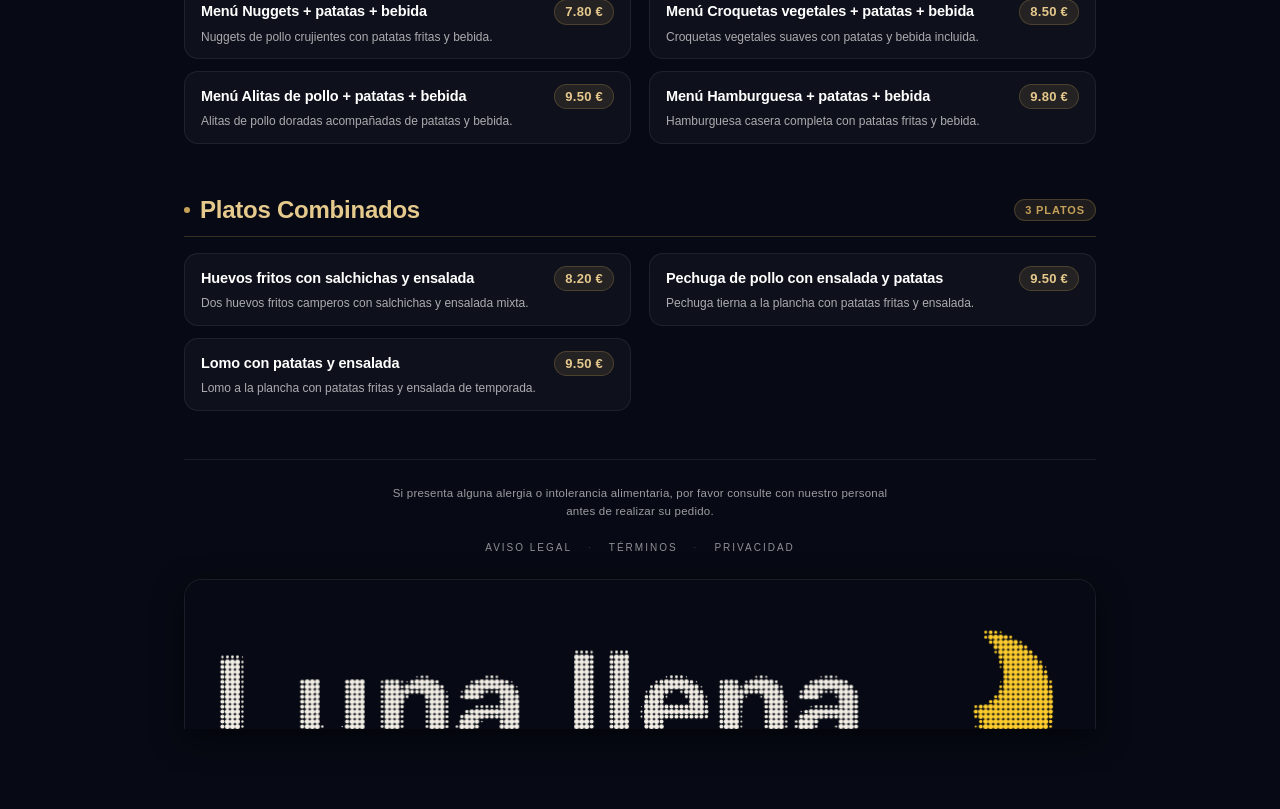
<file: carta.html>
<!DOCTYPE html>
<html lang="es" class="scroll-smooth">
<head>
    <meta charset="UTF-8">
    <meta name="viewport" content="width=device-width, initial-scale=1.0, maximum-scale=5.0">
    <title>Carta Gastronómica Oficial | Bar Luna Llena 16 - Santa Catalina, Palma</title>
    <meta name="description" content="Carta completa y precios transparentes de Bar Luna Llena 16 en Santa Catalina, Palma de Mallorca. Tapas caseras, desayunos, cafés, menús con bebida y platos combinados.">
    <meta name="robots" content="index, follow">
    <link rel="canonical" href="https://barlunallena.pages.dev/carta.html">
    <link rel="icon" type="image/png" href="./assets/favicon-512x512.png">

    <!-- Tipografías Oficiales Fontshare: Clash Display + Boska + Satoshi -->
    <link rel="preconnect" href="https://api.fontshare.com" crossorigin>
    <link href="https://api.fontshare.com/v2/css?f[]=clash-display@500,600,700&amp;f[]=boska@400,500,600,700&amp;f[]=satoshi@300,400,500,600,700&amp;display=swap" rel="stylesheet">
    <link rel="stylesheet" href="./assets/tailwind.min.css">

    <style>
        :root {
            --bg-dark: #070A14;
            --bg-card: rgba(255, 255, 255, 0.03);
            --gold-primary: #C5A059;
            --gold-light: #E5C98D;
            --gold-border: rgba(197, 160, 89, 0.25);
            --border-subtle: rgba(255, 255, 255, 0.07);
        }

        body {
            background-color: var(--bg-dark);
            color: #FFFFFF;
            font-family: 'Satoshi', -apple-system, BlinkMacSystemFont, sans-serif;
            margin: 0;
            padding: 0;
            -webkit-font-smoothing: antialiased;
            -moz-osx-font-smoothing: grayscale;
            overflow-x: hidden;
        }

        
        /* Selector Trilingüe en Header Carta */
        .carta-lang-switch {
            display: inline-flex;
            align-items: center;
            gap: 3px;
            font-size: 11px;
            font-weight: 600;
            letter-spacing: 0.08em;
            text-transform: uppercase;
            padding: 3px 8px;
            border-radius: 9999px;
            background: rgba(255, 255, 255, 0.05);
            border: 1px solid rgba(197, 160, 89, 0.3);
            backdrop-filter: blur(8px);
        }
        .carta-lang-btn {
            background: transparent;
            border: none;
            color: rgba(255, 255, 255, 0.55);
            cursor: pointer;
            padding: 2px 4px;
            font-size: 11px;
            font-family: inherit;
            font-weight: 500;
            border-radius: 4px;
            transition: color 0.2s ease, font-weight 0.2s ease;
        }
        .carta-lang-btn:hover {
            color: #E5C98D;
        }
        .carta-lang-btn.active {
            color: #E5C98D;
            font-weight: 800;
        }
        .carta-lang-sep {
            color: rgba(255, 255, 255, 0.25);
            font-size: 10px;
            user-select: none;
        }
        @media (max-width: 639px) {
            .carta-top-header {
                padding: 10px 12px !important;
                gap: 6px !important;
            }
            .header-logo {
                width: 82px !important;
                height: auto !important;
            }
            .btn-header-back {
                padding: 6px 10px !important;
                font-size: 11px !important;
            }
            .btn-header-book {
                padding: 6px 12px !important;
                font-size: 11px !important;
            }
            .carta-lang-switch {
                padding: 2px 6px !important;
                gap: 2px !important;
            }
            .carta-lang-btn {
                padding: 1px 3px !important;
                font-size: 10px !important;
            }
        }

        /* Top Header Sticky */
        .carta-top-header {
            position: sticky;
            top: 0;
            z-index: 50;
            background: rgba(7, 10, 20, 0.92);
            backdrop-filter: blur(20px);
            -webkit-backdrop-filter: blur(20px);
            border-bottom: 1px solid var(--gold-border);
            padding: 12px 16px;
            display: flex;
            align-items: center;
            justify-content: space-between;
            box-shadow: 0 10px 30px -10px rgba(0, 0, 0, 0.8);
        }

        .header-logo {
            height: 28px;
            width: auto;
            object-contain: contain;
            display: block;
        }

        .btn-header-back {
            display: inline-flex;
            align-items: center;
            gap: 6px;
            padding: 6px 14px;
            border-radius: 9999px;
            background: rgba(255, 255, 255, 0.06);
            border: 1px solid rgba(255, 255, 255, 0.12);
            color: rgba(255, 255, 255, 0.85);
            font-size: 11px;
            font-weight: 700;
            letter-spacing: 0.12em;
            text-transform: uppercase;
            text-decoration: none;
            transition: all 0.2s ease;
        }

        .btn-header-back:hover {
            background: rgba(255, 255, 255, 0.12);
            color: #FFFFFF;
        }

        .btn-header-book {
            display: inline-flex;
            align-items: center;
            gap: 6px;
            padding: 6px 16px;
            border-radius: 9999px;
            background: linear-gradient(135deg, #C5A059 0%, #E5C98D 100%);
            color: #070A14;
            font-size: 11px;
            font-weight: 700;
            letter-spacing: 0.12em;
            text-transform: uppercase;
            text-decoration: none;
            box-shadow: 0 4px 14px rgba(197, 160, 89, 0.35);
            transition: all 0.2s ease;
        }

        .btn-header-book:hover {
            filter: brightness(1.1);
            transform: translateY(-1px);
        }

        /* Container & Hero */
        .carta-container {
            max-width: 960px;
            margin: 0 auto;
            padding: 32px 18px 60px 18px;
        }

        @media (min-width: 640px) {
            .carta-container {
                padding: 48px 24px 80px 24px;
            }
        }

        .carta-hero {
            text-align: center;
            margin-bottom: 40px;
        }

        @media (min-width: 640px) {
            .carta-hero {
                margin-bottom: 56px;
            }
        }

        .carta-eyebrow {
            color: var(--gold-primary);
            font-size: 11px;
            font-weight: 700;
            letter-spacing: 0.22em;
            text-transform: uppercase;
            margin-bottom: 8px;
            display: block;
        }

        .carta-main-title {
            font-family: 'Clash Display', 'Satoshi', sans-serif;
            font-size: 28px;
            font-style: normal;
            font-weight: 600;
            color: #FFFFFF;
            letter-spacing: -0.02em;
            margin: 0 0 10px 0;
            line-height: 1.25;
        }

        @media (min-width: 640px) {
            .carta-main-title {
                font-size: 40px;
            }
        }

        .carta-subtitle {
            color: rgba(255, 255, 255, 0.7);
            font-size: 13px;
            max-width: 520px;
            margin: 0 auto;
            line-height: 1.55;
        }

        .gold-line {
            width: 48px;
            height: 2px;
            background: linear-gradient(to right, transparent, var(--gold-primary), transparent);
            margin: 14px auto 0 auto;
        }

        /* Secciones */
        .menu-section {
            margin-bottom: 36px;
        }

        @media (min-width: 640px) {
            .menu-section {
                margin-bottom: 48px;
            }
        }

        .menu-section-header {
            display: flex;
            align-items: center;
            justify-content: space-between;
            border-bottom: 1px solid var(--gold-border);
            padding-bottom: 8px;
            margin-bottom: 16px;
        }

        .section-title-wrap {
            display: flex;
            align-items: center;
            gap: 10px;
        }

        .gold-dot {
            width: 6px;
            height: 6px;
            border-radius: 50%;
            background-color: var(--gold-primary);
        }

        .section-title {
            font-family: 'Clash Display', 'Satoshi', sans-serif;
            font-size: 20px;
            font-style: normal;
            font-weight: 600;
            color: var(--gold-light);
            margin: 0;
            letter-spacing: -0.01em;
        }

        @media (min-width: 640px) {
            .section-title {
                font-size: 24px;
            }
        }

        .section-badge {
            color: var(--gold-primary);
            font-size: 11px;
            font-weight: 700;
            letter-spacing: 0.08em;
            text-transform: uppercase;
            background: rgba(197, 160, 89, 0.12);
            padding: 2px 10px;
            border-radius: 9999px;
            border: 1px solid rgba(197, 160, 89, 0.25);
        }

        /* Grid & Cards */
        .menu-grid {
            display: grid;
            grid-template-columns: 1fr;
            gap: 10px;
        }

        @media (min-width: 768px) {
            .menu-grid {
                grid-template-columns: repeat(2, minmax(0, 1fr));
                gap: 12px 18px;
            }
        }

        .menu-item-card {
            background: var(--bg-card);
            border: 1px solid var(--border-subtle);
            border-radius: 14px;
            padding: 12px 16px;
            display: flex;
            flex-direction: column;
            justify-content: space-between;
            transition: transform 0.2s cubic-bezier(0.16, 1, 0.3, 1), background 0.2s ease, border-color 0.2s ease;
        }

        .menu-item-card:hover {
            background: rgba(255, 255, 255, 0.06);
            border-color: rgba(197, 160, 89, 0.35);
            transform: translateY(-1px);
        }

        .dish-header {
            display: flex;
            align-items: baseline;
            justify-content: space-between;
            gap: 12px;
        }

        .dish-title {
            color: #FFFFFF;
            font-family: 'Clash Display', 'Satoshi', sans-serif;
            font-weight: 600;
            font-size: 14.5px;
            letter-spacing: -0.01em;
            margin: 0;
            transition: color 0.15s ease;
        }

        .menu-item-card:hover .dish-title {
            color: var(--gold-light);
        }

        .dish-price-wrap {
            flex-shrink: 0;
        }

        .dish-price {
            color: var(--gold-light);
            background: rgba(197, 160, 89, 0.12);
            border: 1px solid rgba(197, 160, 89, 0.25);
            border-radius: 9999px;
            padding: 2px 10px;
            font-family: 'Clash Display', sans-serif;
            font-weight: 600;
            font-size: 13px;
            white-space: nowrap;
            letter-spacing: 0.02em;
            display: inline-block;
        }

        .dish-desc {
            color: rgba(255, 255, 255, 0.65);
            font-size: 12px;
            line-height: 1.45;
            margin: 4px 0 0 0;
        }

        /* Footer Idéntico al Visor (Captura 2) */
        .carta-footer-wrap {
            margin-top: 48px;
            padding-top: 24px;
            border-top: 1px solid rgba(255, 255, 255, 0.08);
            text-align: center;
        }

        .allergens-notice {
            font-size: 11.5px;
            color: rgba(255, 255, 255, 0.6);
            font-weight: 300;
            line-height: 1.6;
            letter-spacing: 0.02em;
            max-width: 520px;
            margin: 0 auto 20px auto;
        }

        .legal-links-row {
            display: flex;
            align-items: center;
            justify-content: center;
            gap: 16px;
            font-size: 10px;
            letter-spacing: 0.2em;
            text-transform: uppercase;
            margin-bottom: 24px;
        }

        .legal-links-row a {
            color: rgba(255, 255, 255, 0.55);
            text-decoration: none;
            transition: color 0.2s ease;
        }

        .legal-links-row a:hover {
            color: var(--gold-primary);
        }

        .legal-dot {
            color: rgba(255, 255, 255, 0.2);
            user-select: none;
        }

        /* Halftone canvas */
        .carta-halftone-box {
            width: 100%;
            height: clamp(110px, 16vw, 150px);
            position: relative;
            overflow: hidden;
            background: #070A14;
            border-top: 1px solid rgba(255, 255, 255, 0.08);
            border-left: 1px solid rgba(255, 255, 255, 0.08);
            border-right: 1px solid rgba(255, 255, 255, 0.08);
            border-top-left-radius: 18px;
            border-top-right-radius: 18px;
            cursor: crosshair;
            touch-action: pan-y;
            box-shadow: 0 10px 30px rgba(0, 0, 0, 0.5);
        }

        .carta-halftone-box canvas {
            position: absolute;
            inset: 0;
            width: 100%;
            height: 100%;
            display: block;
        }
    </style>
</head>
<body>

    <!-- Sticky Top Header -->
    <header class="carta-top-header">
        <a href="./" class="btn-header-back" title="Volver a Bar Luna Llena">
            <span>←</span>
            <span data-i18n="carta_nav_back">Inicio</span>
        </a>

        <a href="./" title="Bar Luna Llena 16">
            <img src="./assets/logo-luna-llena.webp" alt="Bar Luna Llena" class="header-logo" width="106" height="28">
        </a>

        <!-- Selector Trilingüe en Carta -->
        <div class="carta-lang-switch" role="group" aria-label="Selector de idioma">
            <button type="button" onclick="setCartaLanguage('es')" id="carta-lang-es" class="carta-lang-btn active">ES</button>
            <span class="carta-lang-sep">/</span>
            <button type="button" onclick="setCartaLanguage('en')" id="carta-lang-en" class="carta-lang-btn">EN</button>
            <span class="carta-lang-sep">/</span>
            <button type="button" onclick="setCartaLanguage('de')" id="carta-lang-de" class="carta-lang-btn">DE</button>
        </div>

        <a href="https://www.bavoli.com/book/bar-luna-llena" target="_blank" rel="noopener noreferrer" class="btn-header-book">
            <span data-i18n="carta_nav_book">Reservar</span>
        </a>
    </header>

    <!-- Main Container -->
    <main class="carta-container" itemscope itemtype="https://schema.org/Menu">
        
        <!-- Hero Header -->
        <div class="carta-hero">
            <span class="carta-eyebrow" data-i18n="menu_html_eyebrow">Gastronomía & Precios Transparentes</span>
            <h1 class="carta-main-title" itemprop="name" data-i18n="menu_html_title">Toda Nuestra Carta en Santa Catalina</h1>
            <p class="carta-subtitle" itemprop="description" data-i18n="menu_html_desc">
                28 especialidades caseras preparadas al momento con ingredientes frescos de primera calidad.
            </p>
            <div class="gold-line" aria-hidden="true"></div>
        </div>

            <!-- Sección: Para Picar & Tapas -->
            <section class="menu-section">
                <div class="menu-section-header">
                    <div class="section-title-wrap">
                        <span class="gold-dot" aria-hidden="true"></span>
                        <h2 class="section-title" data-i18n="cat_picar">Para Picar & Tapas</h2>
                    </div>
                    <span class="section-badge" data-i18n="badge_14_platos">14 platos</span>
                </div>
                <div class="menu-grid">
                    <article class="menu-item-card group" itemprop="hasMenuItem" itemscope itemtype="https://schema.org/MenuItem">
                        <div class="dish-header">
                            <h4 class="dish-title" itemprop="name" data-i18n="dish_1_name">Ración patatas fritas</h4>
                            <div class="dish-price-wrap" itemprop="offers" itemscope itemtype="https://schema.org/Offer">
                                <span class="dish-price" itemprop="price">4.00 €</span>
                                <meta itemprop="priceCurrency" content="EUR" />
                            </div>
                        </div>
                        <p class="dish-desc" itemprop="description" data-i18n="dish_1_desc">Patatas fritas crujientes doradas al momento.</p>
                    </article>
                    <article class="menu-item-card group" itemprop="hasMenuItem" itemscope itemtype="https://schema.org/MenuItem">
                        <div class="dish-header">
                            <h4 class="dish-title" itemprop="name" data-i18n="dish_2_name">Ración patatas bravas</h4>
                            <div class="dish-price-wrap" itemprop="offers" itemscope itemtype="https://schema.org/Offer">
                                <span class="dish-price" itemprop="price">4.50 €</span>
                                <meta itemprop="priceCurrency" content="EUR" />
                            </div>
                        </div>
                        <p class="dish-desc" itemprop="description" data-i18n="dish_2_desc">Patatas caseras cortadas a mano con salsa brava y alioli suave.</p>
                    </article>
                    <article class="menu-item-card group" itemprop="hasMenuItem" itemscope itemtype="https://schema.org/MenuItem">
                        <div class="dish-header">
                            <h4 class="dish-title" itemprop="name" data-i18n="dish_3_name">Sandwitch mixto</h4>
                            <div class="dish-price-wrap" itemprop="offers" itemscope itemtype="https://schema.org/Offer">
                                <span class="dish-price" itemprop="price">4.00 €</span>
                                <meta itemprop="priceCurrency" content="EUR" />
                            </div>
                        </div>
                        <p class="dish-desc" itemprop="description" data-i18n="dish_3_desc">Sandwich tostado de jamón cocido y queso fundido.</p>
                    </article>
                    <article class="menu-item-card group" itemprop="hasMenuItem" itemscope itemtype="https://schema.org/MenuItem">
                        <div class="dish-header">
                            <h4 class="dish-title" itemprop="name" data-i18n="dish_4_name">Sandwitch pollo</h4>
                            <div class="dish-price-wrap" itemprop="offers" itemscope itemtype="https://schema.org/Offer">
                                <span class="dish-price" itemprop="price">4.80 €</span>
                                <meta itemprop="priceCurrency" content="EUR" />
                            </div>
                        </div>
                        <p class="dish-desc" itemprop="description" data-i18n="dish_4_desc">Sandwich caliente con pechuga de pollo tierna.</p>
                    </article>
                    <article class="menu-item-card group" itemprop="hasMenuItem" itemscope itemtype="https://schema.org/MenuItem">
                        <div class="dish-header">
                            <h4 class="dish-title" itemprop="name" data-i18n="dish_5_name">Sandwitch tortilla francesa</h4>
                            <div class="dish-price-wrap" itemprop="offers" itemscope itemtype="https://schema.org/Offer">
                                <span class="dish-price" itemprop="price">4.80 €</span>
                                <meta itemprop="priceCurrency" content="EUR" />
                            </div>
                        </div>
                        <p class="dish-desc" itemprop="description" data-i18n="dish_5_desc">Sandwich tostado con tortilla francesa recién hecha.</p>
                    </article>
                    <article class="menu-item-card group" itemprop="hasMenuItem" itemscope itemtype="https://schema.org/MenuItem">
                        <div class="dish-header">
                            <h4 class="dish-title" itemprop="name" data-i18n="dish_6_name">Bocadillo tortilla francesa</h4>
                            <div class="dish-price-wrap" itemprop="offers" itemscope itemtype="https://schema.org/Offer">
                                <span class="dish-price" itemprop="price">4.50 €</span>
                                <meta itemprop="priceCurrency" content="EUR" />
                            </div>
                        </div>
                        <p class="dish-desc" itemprop="description" data-i18n="dish_6_desc">Pan rústico crujiente con tortilla francesa casera.</p>
                    </article>
                    <article class="menu-item-card group" itemprop="hasMenuItem" itemscope itemtype="https://schema.org/MenuItem">
                        <div class="dish-header">
                            <h4 class="dish-title" itemprop="name" data-i18n="dish_7_name">Pepito de lomo</h4>
                            <div class="dish-price-wrap" itemprop="offers" itemscope itemtype="https://schema.org/Offer">
                                <span class="dish-price" itemprop="price">4.50 €</span>
                                <meta itemprop="priceCurrency" content="EUR" />
                            </div>
                        </div>
                        <p class="dish-desc" itemprop="description" data-i18n="dish_7_desc">Lomo tierno a la plancha con pimientos y queso en pan artesanal.</p>
                    </article>
                    <article class="menu-item-card group" itemprop="hasMenuItem" itemscope itemtype="https://schema.org/MenuItem">
                        <div class="dish-header">
                            <h4 class="dish-title" itemprop="name" data-i18n="dish_8_name">Nuggets pollo</h4>
                            <div class="dish-price-wrap" itemprop="offers" itemscope itemtype="https://schema.org/Offer">
                                <span class="dish-price" itemprop="price">4.50 €</span>
                                <meta itemprop="priceCurrency" content="EUR" />
                            </div>
                        </div>
                        <p class="dish-desc" itemprop="description" data-i18n="dish_8_desc">Bocaditos de pollo crujientes con salsa de la casa.</p>
                    </article>
                    <article class="menu-item-card group" itemprop="hasMenuItem" itemscope itemtype="https://schema.org/MenuItem">
                        <div class="dish-header">
                            <h4 class="dish-title" itemprop="name" data-i18n="dish_9_name">Croquetas de pollo</h4>
                            <div class="dish-price-wrap" itemprop="offers" itemscope itemtype="https://schema.org/Offer">
                                <span class="dish-price" itemprop="price">5.50 €</span>
                                <meta itemprop="priceCurrency" content="EUR" />
                            </div>
                        </div>
                        <p class="dish-desc" itemprop="description" data-i18n="dish_9_desc">Croquetas caseras cremosas de pollo crujientes.</p>
                    </article>
                    <article class="menu-item-card group" itemprop="hasMenuItem" itemscope itemtype="https://schema.org/MenuItem">
                        <div class="dish-header">
                            <h4 class="dish-title" itemprop="name" data-i18n="dish_10_name">Alitas de pollo</h4>
                            <div class="dish-price-wrap" itemprop="offers" itemscope itemtype="https://schema.org/Offer">
                                <span class="dish-price" itemprop="price">6.00 €</span>
                                <meta itemprop="priceCurrency" content="EUR" />
                            </div>
                        </div>
                        <p class="dish-desc" itemprop="description" data-i18n="dish_10_desc">Alitas de pollo marinadas y doradas al punto.</p>
                    </article>
                    <article class="menu-item-card group" itemprop="hasMenuItem" itemscope itemtype="https://schema.org/MenuItem">
                        <div class="dish-header">
                            <h4 class="dish-title" itemprop="name" data-i18n="dish_11_name">Calamares a la romana</h4>
                            <div class="dish-price-wrap" itemprop="offers" itemscope itemtype="https://schema.org/Offer">
                                <span class="dish-price" itemprop="price">6.80 €</span>
                                <meta itemprop="priceCurrency" content="EUR" />
                            </div>
                        </div>
                        <p class="dish-desc" itemprop="description" data-i18n="dish_11_desc">Aros tiernos de calamar rebozados y crujientes con limón.</p>
                    </article>
                    <article class="menu-item-card group" itemprop="hasMenuItem" itemscope itemtype="https://schema.org/MenuItem">
                        <div class="dish-header">
                            <h4 class="dish-title" itemprop="name" data-i18n="dish_12_name">Falafel con ensalada</h4>
                            <div class="dish-price-wrap" itemprop="offers" itemscope itemtype="https://schema.org/Offer">
                                <span class="dish-price" itemprop="price">7.50 €</span>
                                <meta itemprop="priceCurrency" content="EUR" />
                            </div>
                        </div>
                        <p class="dish-desc" itemprop="description" data-i18n="dish_12_desc">Falafel casero especiado acompañado de ensalada fresca.</p>
                    </article>
                    <article class="menu-item-card group" itemprop="hasMenuItem" itemscope itemtype="https://schema.org/MenuItem">
                        <div class="dish-header">
                            <h4 class="dish-title" itemprop="name" data-i18n="dish_13_name">Ensalada de la casa</h4>
                            <div class="dish-price-wrap" itemprop="offers" itemscope itemtype="https://schema.org/Offer">
                                <span class="dish-price" itemprop="price">5.50 €</span>
                                <meta itemprop="priceCurrency" content="EUR" />
                            </div>
                        </div>
                        <p class="dish-desc" itemprop="description" data-i18n="dish_13_desc">Ensalada fresca de temporada con verduras seleccionadas.</p>
                    </article>
                    <article class="menu-item-card group" itemprop="hasMenuItem" itemscope itemtype="https://schema.org/MenuItem">
                        <div class="dish-header">
                            <h4 class="dish-title" itemprop="name" data-i18n="dish_14_name">Hamburguesa con Patata o ensalada</h4>
                            <div class="dish-price-wrap" itemprop="offers" itemscope itemtype="https://schema.org/Offer">
                                <span class="dish-price" itemprop="price">8.50 €</span>
                                <meta itemprop="priceCurrency" content="EUR" />
                            </div>
                        </div>
                        <p class="dish-desc" itemprop="description" data-i18n="dish_14_desc">Hamburguesa 100% vacuno con lechuga, tomate y guarnición.</p>
                    </article>
                </div>
            </section>

            <!-- Sección: Desayunos -->
            <section class="menu-section">
                <div class="menu-section-header">
                    <div class="section-title-wrap">
                        <span class="gold-dot" aria-hidden="true"></span>
                        <h2 class="section-title" data-i18n="cat_desayunos">Desayunos</h2>
                    </div>
                    <span class="section-badge" data-i18n="badge_3_opciones">3 opciones</span>
                </div>
                <div class="menu-grid">
                    <article class="menu-item-card group" itemprop="hasMenuItem" itemscope itemtype="https://schema.org/MenuItem">
                        <div class="dish-header">
                            <h4 class="dish-title" itemprop="name" data-i18n="dish_15_name">Café + tostada tomate o croassán</h4>
                            <div class="dish-price-wrap" itemprop="offers" itemscope itemtype="https://schema.org/Offer">
                                <span class="dish-price" itemprop="price">4.50 €</span>
                                <meta itemprop="priceCurrency" content="EUR" />
                            </div>
                        </div>
                        <p class="dish-desc" itemprop="description" data-i18n="dish_15_desc">Café a elegir con tostada de tomate o croissant horneado.</p>
                    </article>
                    <article class="menu-item-card group" itemprop="hasMenuItem" itemscope itemtype="https://schema.org/MenuItem">
                        <div class="dish-header">
                            <h4 class="dish-title" itemprop="name" data-i18n="dish_16_name">Café + tostada huevo revuelto</h4>
                            <div class="dish-price-wrap" itemprop="offers" itemscope itemtype="https://schema.org/Offer">
                                <span class="dish-price" itemprop="price">5.50 €</span>
                                <meta itemprop="priceCurrency" content="EUR" />
                            </div>
                        </div>
                        <p class="dish-desc" itemprop="description" data-i18n="dish_16_desc">Café a elegir con tostada recién preparada con huevos revueltos.</p>
                    </article>
                    <article class="menu-item-card group" itemprop="hasMenuItem" itemscope itemtype="https://schema.org/MenuItem">
                        <div class="dish-header">
                            <h4 class="dish-title" itemprop="name" data-i18n="dish_17_name">Zumo/Lacao + sandwitch jamón y queso</h4>
                            <div class="dish-price-wrap" itemprop="offers" itemscope itemtype="https://schema.org/Offer">
                                <span class="dish-price" itemprop="price">5.00 €</span>
                                <meta itemprop="priceCurrency" content="EUR" />
                            </div>
                        </div>
                        <p class="dish-desc" itemprop="description" data-i18n="dish_17_desc">Zumo natural o ColaCao con sandwich caliente mixto.</p>
                    </article>
                </div>
            </section>

            <!-- Sección: Cafés -->
            <section class="menu-section">
                <div class="menu-section-header">
                    <div class="section-title-wrap">
                        <span class="gold-dot" aria-hidden="true"></span>
                        <h2 class="section-title" data-i18n="cat_cafes">Cafés</h2>
                    </div>
                    <span class="section-badge" data-i18n="badge_4_opciones">4 opciones</span>
                </div>
                <div class="menu-grid">
                    <article class="menu-item-card group" itemprop="hasMenuItem" itemscope itemtype="https://schema.org/MenuItem">
                        <div class="dish-header">
                            <h4 class="dish-title" itemprop="name" data-i18n="dish_18_name">Café solo</h4>
                            <div class="dish-price-wrap" itemprop="offers" itemscope itemtype="https://schema.org/Offer">
                                <span class="dish-price" itemprop="price">1.50 €</span>
                                <meta itemprop="priceCurrency" content="EUR" />
                            </div>
                        </div>
                        <p class="dish-desc" itemprop="description" data-i18n="dish_18_desc">Café espresso aromático de grano seleccionado recién molido.</p>
                    </article>
                    <article class="menu-item-card group" itemprop="hasMenuItem" itemscope itemtype="https://schema.org/MenuItem">
                        <div class="dish-header">
                            <h4 class="dish-title" itemprop="name" data-i18n="dish_19_name">Café cortado</h4>
                            <div class="dish-price-wrap" itemprop="offers" itemscope itemtype="https://schema.org/Offer">
                                <span class="dish-price" itemprop="price">1.60 €</span>
                                <meta itemprop="priceCurrency" content="EUR" />
                            </div>
                        </div>
                        <p class="dish-desc" itemprop="description" data-i18n="dish_19_desc">Café espresso con una nube suave de leche.</p>
                    </article>
                    <article class="menu-item-card group" itemprop="hasMenuItem" itemscope itemtype="https://schema.org/MenuItem">
                        <div class="dish-header">
                            <h4 class="dish-title" itemprop="name" data-i18n="dish_20_name">Café con leche</h4>
                            <div class="dish-price-wrap" itemprop="offers" itemscope itemtype="https://schema.org/Offer">
                                <span class="dish-price" itemprop="price">2.00 €</span>
                                <meta itemprop="priceCurrency" content="EUR" />
                            </div>
                        </div>
                        <p class="dish-desc" itemprop="description" data-i18n="dish_20_desc">Café equilibrado con leche cremosa vaporizada.</p>
                    </article>
                    <article class="menu-item-card group" itemprop="hasMenuItem" itemscope itemtype="https://schema.org/MenuItem">
                        <div class="dish-header">
                            <h4 class="dish-title" itemprop="name" data-i18n="dish_21_name">Carajillo whisky</h4>
                            <div class="dish-price-wrap" itemprop="offers" itemscope itemtype="https://schema.org/Offer">
                                <span class="dish-price" itemprop="price">2.50 €</span>
                                <meta itemprop="priceCurrency" content="EUR" />
                            </div>
                        </div>
                        <p class="dish-desc" itemprop="description" data-i18n="dish_21_desc">Café espresso tradicional con toque de whisky selecto.</p>
                    </article>
                </div>
            </section>

            <!-- Sección: Menús con Bebida -->
            <section class="menu-section">
                <div class="menu-section-header">
                    <div class="section-title-wrap">
                        <span class="gold-dot" aria-hidden="true"></span>
                        <h2 class="section-title" data-i18n="cat_menus">Menús con Bebida</h2>
                    </div>
                    <span class="section-badge" data-i18n="badge_4_menus_completos">4 menús completos</span>
                </div>
                <div class="menu-grid">
                    <article class="menu-item-card group" itemprop="hasMenuItem" itemscope itemtype="https://schema.org/MenuItem">
                        <div class="dish-header">
                            <h4 class="dish-title" itemprop="name" data-i18n="dish_22_name">Menú Nuggets + patatas + bebida</h4>
                            <div class="dish-price-wrap" itemprop="offers" itemscope itemtype="https://schema.org/Offer">
                                <span class="dish-price" itemprop="price">7.80 €</span>
                                <meta itemprop="priceCurrency" content="EUR" />
                            </div>
                        </div>
                        <p class="dish-desc" itemprop="description" data-i18n="dish_22_desc">Nuggets de pollo crujientes con patatas fritas y bebida.</p>
                    </article>
                    <article class="menu-item-card group" itemprop="hasMenuItem" itemscope itemtype="https://schema.org/MenuItem">
                        <div class="dish-header">
                            <h4 class="dish-title" itemprop="name" data-i18n="dish_23_name">Menú Croquetas vegetales + patatas + bebida</h4>
                            <div class="dish-price-wrap" itemprop="offers" itemscope itemtype="https://schema.org/Offer">
                                <span class="dish-price" itemprop="price">8.50 €</span>
                                <meta itemprop="priceCurrency" content="EUR" />
                            </div>
                        </div>
                        <p class="dish-desc" itemprop="description" data-i18n="dish_23_desc">Croquetas vegetales suaves con patatas y bebida incluida.</p>
                    </article>
                    <article class="menu-item-card group" itemprop="hasMenuItem" itemscope itemtype="https://schema.org/MenuItem">
                        <div class="dish-header">
                            <h4 class="dish-title" itemprop="name" data-i18n="dish_24_name">Menú Alitas de pollo + patatas + bebida</h4>
                            <div class="dish-price-wrap" itemprop="offers" itemscope itemtype="https://schema.org/Offer">
                                <span class="dish-price" itemprop="price">9.50 €</span>
                                <meta itemprop="priceCurrency" content="EUR" />
                            </div>
                        </div>
                        <p class="dish-desc" itemprop="description" data-i18n="dish_24_desc">Alitas de pollo doradas acompañadas de patatas y bebida.</p>
                    </article>
                    <article class="menu-item-card group" itemprop="hasMenuItem" itemscope itemtype="https://schema.org/MenuItem">
                        <div class="dish-header">
                            <h4 class="dish-title" itemprop="name" data-i18n="dish_25_name">Menú Hamburguesa + patatas + bebida</h4>
                            <div class="dish-price-wrap" itemprop="offers" itemscope itemtype="https://schema.org/Offer">
                                <span class="dish-price" itemprop="price">9.80 €</span>
                                <meta itemprop="priceCurrency" content="EUR" />
                            </div>
                        </div>
                        <p class="dish-desc" itemprop="description" data-i18n="dish_25_desc">Hamburguesa casera completa con patatas fritas y bebida.</p>
                    </article>
                </div>
            </section>

            <!-- Sección: Platos Combinados -->
            <section class="menu-section">
                <div class="menu-section-header">
                    <div class="section-title-wrap">
                        <span class="gold-dot" aria-hidden="true"></span>
                        <h2 class="section-title" data-i18n="cat_combinados">Platos Combinados</h2>
                    </div>
                    <span class="section-badge" data-i18n="badge_3_platos">3 platos</span>
                </div>
                <div class="menu-grid">
                    <article class="menu-item-card group" itemprop="hasMenuItem" itemscope itemtype="https://schema.org/MenuItem">
                        <div class="dish-header">
                            <h4 class="dish-title" itemprop="name" data-i18n="dish_26_name">Huevos fritos con salchichas y ensalada</h4>
                            <div class="dish-price-wrap" itemprop="offers" itemscope itemtype="https://schema.org/Offer">
                                <span class="dish-price" itemprop="price">8.20 €</span>
                                <meta itemprop="priceCurrency" content="EUR" />
                            </div>
                        </div>
                        <p class="dish-desc" itemprop="description" data-i18n="dish_26_desc">Dos huevos fritos camperos con salchichas y ensalada mixta.</p>
                    </article>
                    <article class="menu-item-card group" itemprop="hasMenuItem" itemscope itemtype="https://schema.org/MenuItem">
                        <div class="dish-header">
                            <h4 class="dish-title" itemprop="name" data-i18n="dish_27_name">Pechuga de pollo con ensalada y patatas</h4>
                            <div class="dish-price-wrap" itemprop="offers" itemscope itemtype="https://schema.org/Offer">
                                <span class="dish-price" itemprop="price">9.50 €</span>
                                <meta itemprop="priceCurrency" content="EUR" />
                            </div>
                        </div>
                        <p class="dish-desc" itemprop="description" data-i18n="dish_27_desc">Pechuga tierna a la plancha con patatas fritas y ensalada.</p>
                    </article>
                    <article class="menu-item-card group" itemprop="hasMenuItem" itemscope itemtype="https://schema.org/MenuItem">
                        <div class="dish-header">
                            <h4 class="dish-title" itemprop="name" data-i18n="dish_28_name">Lomo con patatas y ensalada</h4>
                            <div class="dish-price-wrap" itemprop="offers" itemscope itemtype="https://schema.org/Offer">
                                <span class="dish-price" itemprop="price">9.50 €</span>
                                <meta itemprop="priceCurrency" content="EUR" />
                            </div>
                        </div>
                        <p class="dish-desc" itemprop="description" data-i18n="dish_28_desc">Lomo a la plancha con patatas fritas y ensalada de temporada.</p>
                    </article>
                </div>
            </section>

        <!-- Footer Oficial (Idéntico a Captura 2) -->
        <footer class="carta-footer-wrap">
            <p class="allergens-notice" data-i18n="menu_allergens_notice">
                Si presenta alguna alergia o intolerancia alimentaria, por favor consulte con nuestro personal antes de realizar su pedido.
            </p>

            <div class="legal-links-row">
                <a href="./legal.html#aviso" data-i18n="menu_legal_aviso">Aviso Legal</a>
                <span class="legal-dot">·</span>
                <a href="./legal.html#terminos" data-i18n="menu_legal_terminos">Términos</a>
                <span class="legal-dot">·</span>
                <a href="./legal.html#privacidad" data-i18n="menu_legal_privacidad">Privacidad</a>
            </div>

            <!-- Animación Halftone Compacta (Luna Llena 🌛) -->
            <div id="carta-halftone-wrapper" class="carta-halftone-box" title="Toca o interactúa para crear ondas">
                <canvas id="carta-halftone-canvas" aria-label="Luna llena 🌛"></canvas>
            </div>
        </footer>

    </main>

    <!-- Script Halftone Wordmark Interactivo -->
    <script>
        (function() {
            function hwfHex(hex) {
                if (!hex || hex.length < 7) return null;
                return [
                    parseInt(hex.slice(1, 3), 16),
                    parseInt(hex.slice(3, 5), 16),
                    parseInt(hex.slice(5, 7), 16)
                ];
            }

            function hwfRadius(cov, gap) {
                return (gap / 2) * Math.sqrt(Math.max(0, Math.min(1, cov)));
            }

            function hwfStep(x, y, vx, vy, hx, hy, px, py, r) {
                const dx = x - px;
                const dy = y - py;
                const d2 = dx * dx + dy * dy;
                if (r > 0 && d2 < r * r) {
                    const d = Math.sqrt(d2) + 0.001;
                    const f = (1 - d / r) * 2.6;
                    vx += (dx / d) * f;
                    vy += (dy / d) * f;
                }
                vx = (vx + (hx - x) * 0.05) * 0.84;
                vy = (vy + (hy - y) * 0.05) * 0.84;
                return [x + vx, y + vy, vx, vy];
            }

            function hwfWarmth(x, y, hx, hy, span) {
                const d = Math.hypot(x - hx, y - hy);
                return span > 0 ? Math.min(1, d / span) : 0;
            }

            function hwfFitSize(measured, width) {
                return measured > 0 ? (width / measured) * 100 : 0;
            }

            function initHalftone(rootId, canvasId) {
                const root = document.getElementById(rootId);
                const canvas = document.getElementById(canvasId);
                if (!root || !canvas) return;
                const ctx = canvas.getContext('2d');
                if (!ctx) return;

                const isSmall = window.innerWidth < 768;
                const config = {
                    textPart: 'Luna llena ',
                    moonPart: '🌛',
                    fontFamily: '"Plus Jakarta Sans", "Outfit", "Inter", -apple-system, BlinkMacSystemFont, "Segoe UI", Roboto, sans-serif',
                    fontWeight: 800,
                    dotGap: isSmall ? 4 : 5,
                    radius: isSmall ? 55 : 75,
                    crop: 0.16,
                    grain: 0.35,
                    colors: {
                        background: '#070A14',
                        ink: '#F3EFE6',
                        moon: '#FFCD2D',
                        warm: '#FF851B'
                    }
                };

                const reduced = window.matchMedia('(prefers-reduced-motion: reduce)').matches;
                let w = 0, h = 0, dpr = 1;
                let px = -1e5, py = -1e5;
                let raf = 0;
                let visible = true;
                let awake = true;
                let ring = { x: 0, y: 0, t: -1 };
                let dots = new Float32Array(0);
                let count = 0;
                let grainTile = null;
                const ink = hwfHex(config.colors.ink) || [243, 239, 230];
                const moonColor = hwfHex(config.colors.moon) || [255, 205, 45];
                const warm = hwfHex(config.colors.warm) || [255, 133, 27];

                const layout = () => {
                    const rect = root.getBoundingClientRect();
                    if (rect.width <= 10 || rect.height <= 10) return;
                    w = Math.max(1, Math.round(rect.width));
                    h = Math.max(1, Math.round(rect.height));
                    dpr = Math.min(window.devicePixelRatio || 1, 2);
                    canvas.width = Math.round(w * dpr);
                    canvas.height = Math.round(h * dpr);

                    const mask = document.createElement('canvas');
                    mask.width = w;
                    mask.height = h;
                    const m = mask.getContext('2d', { willReadFrequently: true });
                    if (!m) return;

                    const emojiFallback = ', "Apple Color Emoji", "Segoe UI Emoji", "Noto Color Emoji", sans-serif';
                    m.font = config.fontWeight + ' 100px ' + config.fontFamily + emojiFallback;

                    const wText100 = m.measureText(config.textPart).width;
                    const wMoon100 = m.measureText(config.moonPart).width;
                    const totalW100 = wText100 + wMoon100;
                    const fit = hwfFitSize(totalW100, w * 0.94);

                    m.font = config.fontWeight + ' ' + fit + 'px ' + config.fontFamily + emojiFallback;
                    const wText = m.measureText(config.textPart).width;
                    const wMoon = m.measureText(config.moonPart).width;
                    const totalW = wText + wMoon;
                    const box = m.measureText(config.textPart + config.moonPart);
                    const cap = box.actualBoundingBoxAscent || fit * 0.72;
                    const c = Math.max(0, Math.min(0.6, config.crop));
                    const startX = (w - totalW) / 2;
                    const moonStartX = startX + wText;
                    const posY = h + cap * c;

                    m.clearRect(0, 0, w, h);
                    m.fillStyle = '#000000';
                    m.textBaseline = 'alphabetic';
                    m.fillText(config.textPart, startX, posY);
                    m.fillText(config.moonPart, moonStartX, posY);

                    const img = m.getImageData(0, 0, w, h).data;
                    const gap = Math.max(3, config.dotGap);
                    const cols = Math.ceil(w / gap);
                    const rows = Math.ceil(h / gap);
                    const tmp = [];

                    for (let gy = 0; gy < rows; gy++) {
                        for (let gx = 0; gx < cols; gx++) {
                            let sum = 0;
                            for (let sy = 0; sy < 3; sy++) {
                                for (let sx = 0; sx < 3; sx++) {
                                    const x = Math.min(w - 1, Math.floor(gx * gap + ((sx + 0.5) * gap) / 3));
                                    const y = Math.min(h - 1, Math.floor(gy * gap + ((sy + 0.5) * gap) / 3));
                                    sum += img[(y * w + x) * 4 + 3];
                                }
                            }
                            const cov = sum / (9 * 255);
                            if (cov < 0.06) continue;
                            const hx = gx * gap + gap / 2;
                            const hy = gy * gap + gap / 2;
                            const isMoon = hx >= (moonStartX - gap * 0.35);
                            const baseColor = isMoon ? moonColor : ink;
                            tmp.push(hx, hy, 0, 0, hx, hy, hwfRadius(cov, gap), baseColor[0], baseColor[1], baseColor[2]);
                        }
                    }
                    dots = new Float32Array(tmp);
                    count = tmp.length / 10;
                    awake = true;
                };

                const draw = (now) => {
                    if (w <= 0 || h <= 0) return;
                    ctx.setTransform(dpr, 0, 0, dpr, 0, 0);
                    ctx.fillStyle = config.colors.background;
                    ctx.fillRect(0, 0, w, h);

                    const r = !reduced ? Math.max(0, config.radius) : 0;
                    const ringAge = ring.t < 0 ? 1e9 : now - ring.t;
                    const ringR = ringAge * 0.9;
                    let moving = false;

                    for (let i = 0; i < count; i++) {
                        const j = i * 10;
                        let x = dots[j];
                        let y = dots[j + 1];
                        let vx = dots[j + 2];
                        let vy = dots[j + 3];
                        const hx = dots[j + 4];
                        const hy = dots[j + 5];
                        const dotR = dots[j + 6];
                        const baseR = dots[j + 7];
                        const baseG = dots[j + 8];
                        const baseB = dots[j + 9];

                        if (!reduced) {
                            if (ringAge < 900) {
                                const dx = hx - ring.x;
                                const dy = hy - ring.y;
                                const d = Math.sqrt(dx * dx + dy * dy) + 0.001;
                                const band = 1 - Math.min(1, Math.abs(d - ringR) / 26);
                                if (band > 0) {
                                    const f = band * 3.2 * (1 - ringAge / 900);
                                    vx += (dx / d) * f;
                                    vy += (dy / d) * f;
                                }
                            }
                            const s = hwfStep(x, y, vx, vy, hx, hy, px, py, r);
                            x = s[0];
                            y = s[1];
                            vx = s[2];
                            vy = s[3];
                            if (Math.abs(vx) + Math.abs(vy) > 0.02 || Math.abs(x - hx) + Math.abs(y - hy) > 0.05) moving = true;
                        }

                        const k = hwfWarmth(x, y, hx, hy, 28);
                        ctx.fillStyle = k > 0.02
                            ? 'rgb(' + Math.round(baseR + (warm[0] - baseR) * k) + ',' + Math.round(baseG + (warm[1] - baseG) * k) + ',' + Math.round(baseB + (warm[2] - baseB) * k) + ')'
                            : 'rgb(' + baseR + ',' + baseG + ',' + baseB + ')';

                        ctx.beginPath();
                        ctx.arc(x, y, dotR, 0, 6.2832);
                        ctx.fill();
                    }

                    awake = moving || ringAge < 900 || px > -1e4;
                };

                const loop = (now) => {
                    raf = 0;
                    if (!visible) return;
                    draw(now);
                    if (awake) raf = requestAnimationFrame(loop);
                };

                const wake = () => {
                    awake = true;
                    if (!raf && visible) raf = requestAnimationFrame(loop);
                };

                const toLocal = (e) => {
                    const b = canvas.getBoundingClientRect();
                    return [e.clientX - b.left, e.clientY - b.top];
                };

                root.addEventListener('pointermove', (e) => {
                    const p = toLocal(e);
                    px = p[0];
                    py = p[1];
                    wake();
                });
                root.addEventListener('pointerleave', () => {
                    px = -1e5;
                    py = -1e5;
                    wake();
                });
                root.addEventListener('pointerdown', (e) => {
                    if (reduced) return;
                    const p = toLocal(e);
                    ring = { x: p[0], y: p[1], t: performance.now() };
                    wake();
                });

                layout();
                draw(performance.now());
                window.addEventListener('resize', () => { layout(); wake(); });
                if (document.fonts && document.fonts.ready) {
                    document.fonts.ready.then(() => { layout(); wake(); });
                }
            }

            document.addEventListener('DOMContentLoaded', () => {
                initHalftone('carta-halftone-wrapper', 'carta-halftone-canvas');
            });
        })();
    </script>

    <!-- Script de Internacionalización Trilingüe (ES / EN / DE) -->
    <script>
        const cartaTranslations = {"es": {"nav_inicio": "Inicio", "nav_historia": "Historia", "nav_carta": "Carta", "nav_ubicacion": "Dónde estamos", "btn_reservar": "Reservar", "btn_reservar_mesa": "Reservar Mesa", "hero_tagline": "Tradición, calidad y un ambiente único en el corazón de <span class=\"text-[#C5A059] font-normal\">Santa Catalina</span>.", "hero_tagline_mobile": "Tradición, calidad y un ambiente único en el corazón de Santa Catalina.", "hero_tagline_desktop": "Tradición, calidad y un ambiente auténtico en el corazón de Santa Catalina.", "hero_btn": "Ver la carta", "story_eyebrow": "Sobre Nosotros", "story_title": "Nuestra Historia", "story_quote": "En el corazón de Santa Catalina, Bar Luna Llena lleva más de una década siendo un punto de encuentro para vecinos, visitantes y amantes de la buena gastronomía.", "story_p1": "Nuestra esencia siempre ha sido la misma: ofrecer un ambiente cercano, buena comida y un lugar donde disfrutar sin prisas.", "story_p2": "Y si hay un rincón especial, es nuestra terraza. Un espacio al aire libre donde empezar el día con un café, compartir unas tapas o disfrutar de una cena mientras se vive el ambiente único de Santa Catalina.", "story_p3": "Más que un restaurante, queremos ser ese lugar al que siempre apetece volver.", "story_icon_coffee": "Café", "story_icon_pet": "Pet Friendly", "story_icon_tapas": "Pet Friendly", "story_icon_terrace": "Terraza", "menu_eyebrow": "Gastronomía", "menu_title": "Carta Digital", "menu_subtitle": "Favoritos de la Casa", "dish_burger_cat": "Burger 100% Vacuno", "dish_burger_title": "Burger Luna Llena", "dish_hint_front": "Ver detalles", "dish_hint_back": "Volver", "dish_burger_desc": "Jugosa carne doble seleccionada 100% vacuno con queso fundido, lechuga y tomate en pan artesanal. Acompañada de patatas fritas.", "dish_bravas_cat": "Tapas Caseras", "dish_bravas_title": "Bravas Caseras", "dish_bravas_desc": "Auténticas patatas cortadas a mano, fritas al momento y bañadas en nuestra salsa brava casera secreta con un toque suave de alioli premium.", "dish_pepito_cat": "Especialidad Tradicional", "dish_pepito_title": "Pepito Clásico", "dish_pepito_desc": "Lomo tierno a la plancha con pimientos asados seleccionados y queso fundido, servido en pan rústico crujiente recién horneado. El clásico de siempre.", "menu_pdf_btn": "VER CARTA COMPLETA", "menu_close": "Cerrar", "menu_back_to_web": "Volver a la Web", "menu_download_pdf": "Descargar PDF original", "reviews_badge": "4.8 ★★★★★ · Google Maps", "reviews_title": "¿Y qué opinan sobre nosotros?", "reviews_pending": "Destacada", "reviews_label_food": "Comida", "reviews_label_service": "Servicio", "reviews_label_ambience": "Ambiente", "reviews_q1": "\"Muy buena experiencia y Miah es un chico muy amable que nos atendió! La comida es espectacular y la terraza que lo acompaña en el corazón de Santa Catalina esta super bien!!\"", "reviews_sub1": "2 reseñas · Tamaño del grupo: 3-4 personas", "reviews_date2": "Hace 3 meses", "reviews_q2": "\"Un servicio inmejorable. El dueño super atento, servicial y simpático. Buena comida y céntrico, al lado de Santa Catalina. Un 10!\"", "reviews_sub2": "2 reseñas · Cena (1-10 €)", "reviews_date3": "Hace 2 años", "reviews_q3": "\"Paramos para comer algo después de visitar el castillo de Bellver. Teníamos poco tiempo para coger un avión... Nos prepararon unos bocadillos super buenos en tiempo récord y a precio ajustado. Agradecemos la eficiencia, amabilidad y simpatía. 🙂\"", "reviews_sub3": "Local Guide · 34 reseñas · 28 fotos", "reviews_date4": "Hace 2 años", "reviews_q4": "\"Teníamos prisa: 5 hamburguesas con patatas y un bocadillo de tortilla a media tarde. Un hombre amable aceptó el reto y en 15 minutos nos tuvo todo preparado. La comida más que correcta y el precio inferior a 10€. ¡Muchas gracias!\"", "reviews_sub4": "Local Guide · 51 reseñas · 5 fotos", "reviews_sub5_a": "Local Guide · Hace 4 meses", "reviews_sub5_b": "5 reseñas · Hace 1 año", "reviews_sub5_footer": "Reseñas 5 estrellas verificadas en Google Maps", "reviews_cta": "Ver todas las reseñas en Google Maps", "reviews_write_btn": "Escribir una reseña", "contact_eyebrow": "Visítanos & Reservas", "contact_title": "Dónde estamos / Reservar", "contact_address_title": "Dirección", "contact_hours_title": "Horario", "contact_hours_value": "<span class=\"text-white/90\">Lunes a Sábado:</span> 08:00h - 23:00h<br/><span class=\"text-white/90\">Domingo:</span> Cerrado", "contact_phone_title": "Teléfono", "contact_reviews_btn": "Ver reseñas en Google", "footer_slogan": "El bar del barrio", "footer_col_nav": "Navegación", "footer_col_legal": "Legal & Pagos", "footer_legal_aviso": "Aviso Legal", "footer_legal_terminos": "Términos y Condiciones", "footer_legal_privacidad": "Privacidad", "footer_legal_cookies": "Cookies", "menu_legal_aviso": "Aviso Legal", "menu_legal_terminos": "Términos", "menu_legal_privacidad": "Privacidad", "menu_allergens_notice": "Si presenta alguna alergia o intolerancia alimentaria, por favor consulte con nuestro personal antes de realizar su pedido.", "footer_cards": "Aceptamos tarjetas", "footer_tooltip_reviews": "Reseñas", "footer_tooltip_maintenance": "Próximamente", "footer_copyright": "© 2026 Bar Luna Llena. Todos los derechos reservados.", "footer_made_by": "Desarrollado por", "cookies_title": "Tu privacidad es importante", "cookies_desc": "Utilizamos cookies para mejorar tu experiencia, analizar el tráfico y personalizar el contenido.", "cookies_link": "Política de Privacidad", "cookies_btn_options": "Más Opciones", "cookies_btn_reject": "Rechazar", "cookies_btn_accept": "Aceptar", "menu_html_eyebrow": "Gastronomía & Precios Transparentes", "menu_html_title": "Toda Nuestra Carta en Santa Catalina", "menu_html_desc": "28 especialidades caseras preparadas al momento con ingredientes frescos de primera calidad.", "cat_all": "Todos", "cat_picar": "Para Picar & Tapas", "cat_desayunos": "Desayunos", "cat_cafes": "Cafés", "cat_menus": "Menús con Bebida", "cat_combinados": "Platos Combinados", "menu_search_empty_title": "No encontramos ningún plato con ese término", "menu_search_empty_desc": "Intenta buscar por \"bravas\", \"café\", \"pepito\", \"menú\" o \"ensalada\".", "menu_search_reset": "Ver toda la carta", "btn_toggle_carta_open": "VER CARTA EN DETALLE", "btn_toggle_carta_close": "OCULTAR CARTA EN DETALLE", "menu_btn_close": "Cerrar Carta", "menu_btn_book": "Reservar Mesa", "menu_switch_hint": "¿Prefieres ver el diseño visual en folleto?", "menu_switch_sub": "Disponible en alta resolución para móvil y mesa", "menu_open_graphic_btn": "Ver Folleto Original", "modal_view_img": "🖼️ Folleto Ilustrado", "modal_view_html": "📋 Carta en Texto HTML", "faq_eyebrow": "Preguntas Frecuentes", "faq_title": "Todo sobre Bar Luna Llena 16", "faq_subtitle": "Información verificada sobre nuestra carta en Santa Catalina, desayunos, menús y ubicación", "faq_1_q": "¿Dónde está ubicado Bar Luna Llena 16 en Santa Catalina y cómo llegar?", "faq_1_a": "Bar Luna Llena se encuentra en el Carrer de Cotoner, 16, en pleno corazón de Santa Catalina (07013 Palma de Mallorca). Está situado a menos de 3 minutos a pie del Mercado de Santa Catalina y a 5 minutos del Paseo Marítimo, con fácil acceso peatonal y paradas de autobús cercanas en Avenida Argentina y Comte de Barcelona.", "faq_2_q": "¿Se puede consultar la carta completa y precios actualizados de Bar Luna Llena?", "faq_2_a": "Sí, en nuestra web puedes consultar la carta oficial completa con sus 28 especialidades caseras, raciones y bebidas con precios transparentes y actualizados en euros (€). Encontrarás desde tapas tradicionales como bravas desde 4.00€ o calamares hasta desayunos completos desde 4.50€, cafés desde 1.50€ y menús con patatas y bebida desde 7.80€, disponibles tanto en el visor detallado interactivo como en folleto ilustrado.", "faq_bavoli_q": "¿Cómo reservar mesa en Bar Luna Llena y cuál es la política de cancelación?", "faq_bavoli_a": "Puedes reservar tu mesa cómodamente online a través de nuestro sistema oficial integrado con Bavoli, seleccionando fecha, hora y comensales con confirmación inmediata por SMS y correo. Si necesitas modificar o cancelar tu reserva, es 100% gratuito y flexible: puedes gestionarlo con un solo clic desde el enlace de tu confirmación hasta unas horas antes de tu visita o avisándonos por teléfono si surge cualquier imprevisto.", "faq_3_q": "¿Qué opciones de desayuno y café ofrecen por la mañana en Palma?", "faq_3_a": "Abrimos de lunes a sábado desde las 08:00 de la mañana. Servimos café espresso aromático, café con leche, cortados y carajillos, acompañados de tostadas clásicas con tomate o croissant (4.50€), tostadas con huevos revueltos al momento (5.50€) y zumos o ColaCao con sandwiches mixtos calientes (5.00€).", "faq_4_q": "¿Tienen menús económicos con bebida incluida y platos combinados?", "faq_4_a": "Sí, disponemos de 4 menús completos que incluyen ración de patatas fritas y bebida: Menú Nuggets (7.80€), Menú Croquetas vegetales (8.50€), Menú Alitas de pollo (9.50€) y Menú Hamburguesa casera (9.80€). Además ofrecemos platos combinados tradicionales con huevos camperos, salchichas, pechuga de pollo o lomo con patatas y ensalada.", "faq_5_q": "¿El Bar Luna Llena es Pet Friendly y dispone de servicio para llevar (Take Away)?", "faq_5_a": "¡Por supuesto! Somos un local 100% Pet Friendly donde tu mascota siempre es bien recibida tanto en el interior climatizado como en nuestra agradable terraza de Santa Catalina. Además preparamos todos nuestros platos, bocadillos y tapas para llevar (take away).", "dish_1_name": "Ración patatas fritas", "dish_1_desc": "Patatas fritas crujientes doradas al momento.", "dish_2_name": "Ración patatas bravas", "dish_2_desc": "Patatas caseras cortadas a mano con salsa brava y alioli suave.", "dish_3_name": "Sandwitch mixto", "dish_3_desc": "Sandwich tostado de jamón cocido y queso fundido.", "dish_4_name": "Sandwitch pollo", "dish_4_desc": "Sandwich caliente con pechuga de pollo tierna.", "dish_5_name": "Sandwitch tortilla francesa", "dish_5_desc": "Sandwich tostado con tortilla francesa recién hecha.", "dish_6_name": "Bocadillo tortilla francesa", "dish_6_desc": "Pan rústico crujiente con tortilla francesa casera.", "dish_7_name": "Pepito de lomo", "dish_7_desc": "Lomo tierno a la plancha con pimientos y queso en pan artesanal.", "dish_8_name": "Nuggets pollo", "dish_8_desc": "Bocaditos de pollo crujientes con salsa de la casa.", "dish_9_name": "Croquetas de pollo", "dish_9_desc": "Croquetas caseras cremosas de pollo crujientes.", "dish_10_name": "Alitas de pollo", "dish_10_desc": "Alitas de pollo marinadas y doradas al punto.", "dish_11_name": "Calamares a la romana", "dish_11_desc": "Aros tiernos de calamar rebozados y crujientes con limón.", "dish_12_name": "Falafel con ensalada", "dish_12_desc": "Falafel casero especiado acompañado de ensalada fresca.", "dish_13_name": "Ensalada de la casa", "dish_13_desc": "Ensalada fresca de temporada con verduras seleccionadas.", "dish_14_name": "Hamburguesa con Patata o ensalada", "dish_14_desc": "Hamburguesa 100% vacuno con lechuga, tomate y guarnición.", "dish_15_name": "Café + tostada tomate o croassán", "dish_15_desc": "Café a elegir con tostada de tomate o croissant horneado.", "dish_16_name": "Café + tostada huevo revuelto", "dish_16_desc": "Café a elegir con tostada recién preparada con huevos revueltos.", "dish_17_name": "Zumo/Lacao + sandwitch jamón y queso", "dish_17_desc": "Zumo natural o ColaCao con sandwich caliente mixto.", "dish_18_name": "Café solo", "dish_18_desc": "Café espresso aromático de grano seleccionado recién molido.", "dish_19_name": "Café cortado", "dish_19_desc": "Café espresso con una nube suave de leche.", "dish_20_name": "Café con leche", "dish_20_desc": "Café equilibrado con leche cremosa vaporizada.", "dish_21_name": "Carajillo whisky", "dish_21_desc": "Café espresso tradicional con toque de whisky selecto.", "dish_22_name": "Menú Nuggets + patatas + bebida", "dish_22_desc": "Nuggets de pollo crujientes con patatas fritas y bebida.", "dish_23_name": "Menú Croquetas vegetales + patatas + bebida", "dish_23_desc": "Croquetas vegetales suaves con patatas y bebida incluida.", "dish_24_name": "Menú Alitas de pollo + patatas + bebida", "dish_24_desc": "Alitas de pollo doradas acompañadas de patatas y bebida.", "dish_25_name": "Menú Hamburguesa + patatas + bebida", "dish_25_desc": "Hamburguesa casera completa con patatas fritas y bebida.", "dish_26_name": "Huevos fritos con salchichas y ensalada", "dish_26_desc": "Dos huevos fritos camperos con salchichas y ensalada mixta.", "dish_27_name": "Pechuga de pollo con ensalada y patatas", "dish_27_desc": "Pechuga tierna a la plancha con patatas fritas y ensalada.", "dish_28_name": "Lomo con patatas y ensalada", "dish_28_desc": "Lomo a la plancha con patatas fritas y ensalada de temporada.", "carta_nav_back": "Inicio", "carta_nav_book": "Reservar", "badge_14_platos": "14 platos", "badge_3_platos": "3 platos", "badge_4_opciones": "4 opciones", "badge_4_menus": "4 menús", "video_sound_on": "Sonido ON", "video_sound_off": "Sonido", "badge_3_opciones": "3 opciones", "badge_4_menus_completos": "4 menús completos"}, "en": {"nav_inicio": "Home", "nav_historia": "Our Story", "nav_carta": "Menu", "nav_ubicacion": "Location", "btn_reservar": "Book a Table", "btn_reservar_mesa": "Book a Table", "hero_tagline": "Tradition, quality and a unique atmosphere in the heart of <span class=\"text-[#C5A059] font-normal\">Santa Catalina</span>.", "hero_tagline_mobile": "Tradition, quality and a unique atmosphere in the heart of Santa Catalina.", "hero_tagline_desktop": "Tradition, quality and an authentic atmosphere in the heart of Santa Catalina.", "hero_btn": "View Menu", "story_eyebrow": "About Us", "story_title": "Our Story", "story_quote": "In the heart of Santa Catalina, Bar Luna Llena has been a meeting place for locals, visitors, and good food lovers for over a decade.", "story_p1": "Our essence has always been the same: to offer a warm and welcoming atmosphere, delicious food, and a place to relax and enjoy without rushing.", "story_p2": "And if there is a truly special spot, it’s our terrace: an outdoor space to start your day with fresh coffee, share tapas with friends, or enjoy dinner while taking in the vibrant atmosphere of Santa Catalina.", "story_p3": "More than just a restaurant, we strive to be that place you always look forward to returning to.", "story_icon_coffee": "Coffee", "story_icon_pet": "Pet Friendly", "story_icon_tapas": "Homemade Tapas", "story_icon_terrace": "Terrace", "menu_eyebrow": "Gastronomy", "menu_title": "Digital Menu", "menu_subtitle": "House Favourites", "dish_burger_cat": "100% Beef Burger", "dish_burger_title": "Luna Llena Burger", "dish_hint_front": "View details", "dish_hint_back": "Flip back", "dish_burger_desc": "Juicy double 100% prime beef patties with melted cheese, crisp lettuce and ripe tomato in an artisan brioche bun. Served with golden fries.", "dish_bravas_cat": "Homemade Tapas", "dish_bravas_title": "Homemade Patatas Bravas", "dish_bravas_desc": "Authentic hand-cut potatoes, freshly fried to order and coated in our secret homemade brava sauce with a smooth hint of premium aioli.", "dish_pepito_cat": "Traditional Specialty", "dish_pepito_title": "Classic Pepito", "dish_pepito_desc": "Tender grilled pork loin with roasted peppers and melted cheese, served in warm, crispy freshly baked rustic bread. A timeless Spanish classic.", "menu_pdf_btn": "VIEW FULL MENU", "menu_close": "Close", "menu_back_to_web": "Back to Website", "menu_download_pdf": "Download original PDF", "reviews_badge": "4.8 ★★★★★ · Google Maps", "reviews_title": "What Our Guests Say About Us", "reviews_pending": "Featured", "reviews_label_food": "Food", "reviews_label_service": "Service", "reviews_label_ambience": "Atmosphere", "reviews_q1": "\"A wonderful experience and Miah was so warm and friendly taking care of us! The food is spectacular and the terrace right in the heart of Santa Catalina is fantastic!!\"", "reviews_sub1": "2 reviews · Group size: 3–4 people", "reviews_date2": "3 months ago", "reviews_q2": "\"Unbeatable service. The owner is super attentive, welcoming and helpful. Great food and a central location, right by Santa Catalina. A 10/10!\"", "reviews_sub2": "2 reviews · Dinner (€1–10)", "reviews_date3": "2 years ago", "reviews_q3": "\"We stopped for a quick bite after visiting Bellver Castle with little time before catching our flight... They made us delicious sandwiches in record time at a very fair price. We truly appreciated their efficiency, kindness and friendliness! 🙂\"", "reviews_sub3": "Local Guide · 34 reviews · 28 photos", "reviews_date4": "2 years ago", "reviews_q4": "\"We were in a rush: 5 burgers with fries and a Spanish tortilla baguette mid-afternoon. A kind gentleman accepted the challenge and had everything ready in 15 minutes for under €10. Delicious food and great value. Thank you so much!\"", "reviews_sub4": "Local Guide · 51 reviews · 5 photos", "reviews_sub5_a": "Local Guide · 4 months ago", "reviews_sub5_b": "5 reviews · 1 year ago", "reviews_sub5_footer": "Verified 5-star reviews on Google Maps", "reviews_cta": "View all reviews on Google Maps", "reviews_write_btn": "Write a review", "contact_eyebrow": "Visit Us & Bookings", "contact_title": "Where We Are / Reservations", "contact_address_title": "Address", "contact_hours_title": "Opening Hours", "contact_hours_value": "<span class=\"text-white/90\">Monday to Saturday:</span> 08:00 - 23:00<br/><span class=\"text-white/90\">Sunday:</span> Closed", "contact_phone_title": "Phone", "contact_reviews_btn": "Read Google Reviews", "footer_slogan": "Your neighbourhood bar", "footer_col_nav": "Navigation", "footer_col_legal": "Legal & Payment", "footer_legal_aviso": "Legal Notice", "footer_legal_terminos": "Terms & Conditions", "footer_legal_privacidad": "Privacy Policy", "footer_legal_cookies": "Cookies Policy", "menu_legal_aviso": "Legal Notice", "menu_legal_terminos": "Terms", "menu_legal_privacidad": "Privacy", "menu_allergens_notice": "If you have any food allergies or intolerances, please speak with our staff before placing your order.", "footer_cards": "Card payments accepted", "footer_tooltip_reviews": "Reviews", "footer_tooltip_maintenance": "Coming soon", "footer_copyright": "© 2026 Bar Luna Llena. All rights reserved.", "footer_made_by": "Developed by", "cookies_title": "Your privacy matters", "cookies_desc": "We use cookies to improve your browsing experience, analyze site traffic and personalize content.", "cookies_link": "Privacy Policy", "cookies_btn_options": "More Options", "cookies_btn_reject": "Reject", "cookies_btn_accept": "Accept", "menu_html_eyebrow": "Gastronomy & Transparent Prices", "menu_html_title": "Our Full Menu in Santa Catalina", "menu_html_desc": "28 homemade specialties freshly cooked to order with high-quality ingredients.", "cat_all": "All", "cat_picar": "Tapas & Bites", "cat_desayunos": "Breakfast", "cat_cafes": "Coffees", "cat_menus": "Set Menus with Drink", "cat_combinados": "Combo Plates", "menu_search_empty_title": "No dishes match your search", "menu_search_empty_desc": "Try searching for \"bravas\", \"coffee\", \"pepito\", \"burger\" or \"salad\".", "menu_search_reset": "View full menu", "btn_toggle_carta_open": "VIEW DETAILED MENU", "btn_toggle_carta_close": "HIDE DETAILED MENU", "menu_btn_close": "Close Menu", "menu_btn_book": "Book a Table", "menu_switch_hint": "Prefer browsing the illustrated menu?", "menu_switch_sub": "Available in high definition for mobile and tablet", "menu_open_graphic_btn": "View Illustrated Menu", "modal_view_img": "🖼️ Illustrated Menu", "modal_view_html": "📋 Detailed Menu", "faq_eyebrow": "Got Questions?", "faq_title": "Frequently Asked Questions", "faq_subtitle": "Everything you need to know to make the most of your visit to Bar Luna Llena in Santa Catalina, Palma de Mallorca.", "faq_1_q": "Where is Bar Luna Llena 16 located in Santa Catalina and how do I get there?", "faq_1_a": "Bar Luna Llena is located at Carrer de Cotoner, 16, in the heart of Santa Catalina (07013 Palma de Mallorca). We are situated less than a 3-minute walk from Santa Catalina Market and 5 minutes from Paseo Marítimo, with easy pedestrian access and nearby bus stops on Avenida Argentina and Comte de Barcelona.", "faq_2_q": "Can I check the full menu and up-to-date prices of Bar Luna Llena online?", "faq_2_a": "Yes! You can view our complete official menu right here on our website, featuring all 28 homemade specialties, tapas, and drinks with clear, transparent prices in euros (€). Explore traditional tapas like homemade bravas from €4.00 or crispy calamari, hearty breakfasts from €4.50, espresso coffees from €1.50, and set meals with fries and a drink from €7.80—all available via our interactive viewer or illustrated digital booklet.", "faq_bavoli_q": "How do I book a table online at Bar Luna Llena and what is your cancellation policy?", "faq_bavoli_a": "You can easily reserve your table online through our official integrated Bavoli booking system, selecting your date, time, and party size with instant confirmation via SMS and email. Modifying or cancelling your reservation is 100% free and flexible: you can manage it with a single click from your confirmation link up to a few hours before your visit, or by giving us a call if your plans change.", "faq_3_q": "What breakfast and coffee options are served in the morning in Palma?", "faq_3_a": "We are open Monday to Saturday from 08:00 AM. We serve rich aromatic espresso, café con leche, cortados, and traditional carajillos, alongside classic Mediterranean tomato toast or buttery croissants (€4.50), freshly prepared scrambled eggs on toast (€5.50), and natural juice or Spanish ColaCao with warm toasted ham and cheese sandwiches (€5.00).", "faq_4_q": "Do you offer value set meals with a drink included and combo platters?", "faq_4_a": "Yes! We offer 4 complete value meals that include a portion of golden fries and a cold drink: Chicken Nuggets meal (€7.80), Veggie Croquettes meal (€8.50), Crispy Chicken Wings meal (€9.50), and Homemade Beef Burger meal (€9.80). We also serve traditional Spanish combo plates with free-range fried eggs, sausages, grilled chicken breast, or pork loin served with fries and fresh salad.", "faq_5_q": "Is Bar Luna Llena pet-friendly and do you offer takeaway food?", "faq_5_a": "Absolutely! We are 100% pet-friendly—your four-legged companions are always warmly welcome both in our air-conditioned interior and on our sunny Santa Catalina terrace. Furthermore, all our dishes, bocadillos, and tapas are freshly packed and available for takeaway.", "dish_1_name": "French fries", "dish_1_desc": "Crispy golden french fries, freshly fried to order.", "dish_2_name": "Patatas bravas", "dish_2_desc": "Freshly fried hand-cut potatoes served with our homemade spicy brava sauce and garlic aioli.", "dish_3_name": "Serrano ham baguette", "dish_3_desc": "Selected Spanish Serrano ham in crusty rustic baguette with freshly grated tomato and extra virgin olive oil.", "dish_4_name": "Serrano ham & cheese baguette", "dish_4_desc": "Spanish Serrano ham and semi-cured cheese in warm, freshly prepared crusty rustic bread.", "dish_5_name": "Spanish potato omelette baguette", "dish_5_desc": "Authentic homemade Spanish potato omelette (tortilla española) served in a crusty rustic baguette.", "dish_6_name": "French omelette baguette", "dish_6_desc": "Fluffy homemade French-style omelette served in a crispy rustic baguette.", "dish_7_name": "Pork loin baguette (Pepito)", "dish_7_desc": "Tender grilled pork loin with roasted sweet peppers and melted cheese in artisan rustic bread.", "dish_8_name": "Chicken nuggets", "dish_8_desc": "Crispy golden chicken nuggets served with our signature house dip.", "dish_9_name": "Chicken croquettes", "dish_9_desc": "Traditional creamy homemade chicken croquettes with a crisp golden coating.", "dish_10_name": "Chicken wings", "dish_10_desc": "Succulent marinated chicken wings cooked to golden, crispy perfection.", "dish_11_name": "Fried calamari", "dish_11_desc": "Tender calamari rings in a light, crispy batter served with fresh lemon.", "dish_12_name": "Falafel with salad", "dish_12_desc": "Spiced homemade falafels accompanied by a crisp, refreshing garden salad.", "dish_13_name": "House salad", "dish_13_desc": "Fresh seasonal mixed salad with selected garden vegetables and vinaigrette.", "dish_14_name": "Burger with fries or salad", "dish_14_desc": "100% prime beef burger with crisp lettuce, ripe tomato and your choice of golden fries or salad.", "dish_15_name": "Coffee + tomato toast or croissant", "dish_15_desc": "Your choice of coffee with traditional tomato toast or a freshly baked croissant.", "dish_16_name": "Coffee + scrambled egg toast", "dish_16_desc": "Your choice of coffee served with freshly scrambled eggs on toasted rustic bread.", "dish_17_name": "Juice/ColaCao + ham & cheese sandwich", "dish_17_desc": "Natural juice or Spanish ColaCao with a warm toasted ham and cheese sandwich.", "dish_18_name": "Espresso", "dish_18_desc": "Aromatic espresso brewed from freshly ground, selected coffee beans.", "dish_19_name": "Cortado", "dish_19_desc": "Rich espresso cut with a smooth touch of warm steamed milk.", "dish_20_name": "Latte / Coffee with milk", "dish_20_desc": "Balanced espresso with smooth, velvety steamed milk.", "dish_21_name": "Whisky carajillo", "dish_21_desc": "Traditional Spanish espresso coffee infused with a shot of selected whisky.", "dish_22_name": "Nuggets meal + fries + drink", "dish_22_desc": "Crispy chicken nuggets served with golden french fries and a cold drink of your choice.", "dish_23_name": "Veggie croquettes meal + fries + drink", "dish_23_desc": "Creamy vegetable croquettes served with golden fries and a refreshing beverage.", "dish_24_name": "Chicken wings meal + fries + drink", "dish_24_desc": "Golden marinated chicken wings served with crispy fries and a cold drink.", "dish_25_name": "Burger meal + fries + drink", "dish_25_desc": "Juicy homemade burger served with crispy french fries and a refreshing drink.", "dish_26_name": "Fried eggs with sausages and salad", "dish_26_desc": "Two free-range fried eggs with savoury sausages, french fries and mixed salad.", "dish_27_name": "Chicken breast with salad and fries", "dish_27_desc": "Tender grilled chicken breast served with golden french fries and seasonal salad.", "dish_28_name": "Pork loin with fries and salad", "dish_28_desc": "Grilled pork loin steak served with golden french fries and fresh garden salad.", "carta_nav_back": "Home", "carta_nav_book": "Book", "badge_14_platos": "14 dishes", "badge_3_platos": "3 dishes", "badge_4_opciones": "4 options", "badge_4_menus": "4 set meals", "video_sound_on": "Sound ON", "video_sound_off": "Sound", "badge_3_opciones": "3 options", "badge_4_menus_completos": "4 complete set meals"}, "de": {"nav_inicio": "Start", "nav_historia": "Über uns", "nav_carta": "Speisekarte", "nav_ubicacion": "Standort", "btn_reservar": "Reservieren", "btn_reservar_mesa": "Tisch reservieren", "hero_tagline": "Tradition, Qualität und authentisches Flair im Herzen von <span class=\"text-[#C5A059] font-normal\">Santa Catalina</span>.", "hero_tagline_mobile": "Tradition, Qualität und authentisches Flair im Herzen von Santa Catalina.", "hero_tagline_desktop": "Tradition, Qualität und authentisches Flair im Herzen von Santa Catalina.", "hero_btn": "Speisekarte ansehen", "story_eyebrow": "Über Uns", "story_title": "Unsere Geschichte", "story_quote": "Im Herzen von Santa Catalina ist die Bar Luna Llena seit über einem Jahrzehnt ein beliebter Treffpunkt für Nachbarn, Entdecker und Liebhaber authentischer Gastronomie.", "story_p1": "Unsere Philosophie war schon immer dieselbe: herzliche Gastfreundschaft, ehrliches Essen und ein gemütlicher Ort zum Verweilen ohne Eile.", "story_p2": "Unser ganz besonderer Ort ist die sonnige Terrasse: perfekt, um mit einem aromatischen Kaffee in den Tag zu starten, Tapas zu teilen oder das lebendige Treiben von Santa Catalina bei einem Abendessen zu genießen.", "story_p3": "Mehr als nur eine Bar – wir möchten der Ort sein, an den man immer wieder gerne zurückkehrt.", "story_icon_coffee": "Kaffee", "story_icon_pet": "Hunde willkommen", "story_icon_tapas": "Tapas & Snacks", "story_icon_terrace": "Terrasse", "menu_eyebrow": "Gastronomie", "menu_title": "Digitale Speisekarte", "menu_subtitle": "Favoriten des Hauses", "dish_burger_cat": "100% Rindfleisch", "dish_burger_title": "Burger Luna Llena", "dish_hint_front": "Details ansehen", "dish_hint_back": "Zurück", "dish_burger_desc": "Saftiges Doppel-Patty aus 100% Rindfleisch mit geschmolzenem Käse, frischem Salat und Tomate im handwerklichen Brötchen. Serviert mit knusprigen Pommes.", "dish_bravas_cat": "Hausgemachte Tapas", "dish_bravas_title": "Hausgemachte Bravas", "dish_bravas_desc": "Echte handgeschnittene Kartoffeln, frisch frittiert mit unserer geheimen hausgemachten Salsa Brava und samtigem Premium-Aioli.", "dish_pepito_cat": "Traditionelle Spezialität", "dish_pepito_title": "Pepito Clásico", "dish_pepito_desc": "Zartes Schweinefilet vom Grill mit gerösteter Paprika und geschmolzenem Käse im knusprigen Landbrot. Der mallorquinische Klassiker.", "menu_pdf_btn": "KOMPLETTE KARTE ANSEHEN", "menu_close": "Schließen", "menu_back_to_web": "Zurück zur Website", "menu_download_pdf": "Original-PDF herunterladen", "reviews_badge": "4.8 ★★★★★ · Google Maps", "reviews_title": "Was unsere Gäste über uns sagen", "reviews_pending": "Empfohlen", "reviews_label_food": "Essen", "reviews_label_service": "Service", "reviews_label_ambience": "Ambiente", "reviews_q1": "\"Eine wunderbare Erfahrung und Miah hat uns super freundlich bedient! Das Essen ist fantastisch und die Terrasse mitten im Herzen von Santa Catalina einfach herrlich!!\"", "reviews_sub1": "2 Rezensionen · Gruppe: 3–4 Personen", "reviews_date2": "Vor 3 Monaten", "reviews_q2": "\"Unübertrefflicher Service. Der Inhaber ist extrem aufmerksam, hilfsbereit und herzlich. Gutes Essen und zentrale Lage direkt bei Santa Catalina. Eine glatte 10!\"", "reviews_sub2": "2 Rezensionen · Abendessen (1–10 €)", "reviews_date3": "Vor 2 Jahren", "reviews_q3": "\"Nach unserem Besuch der Burg Bellver kehrten wir vor unserem Abflug noch kurz ein... Sie bereiteten uns in Rekordzeit fantastische Bocadillos zu einem fairen Preis zu. Vielen Dank für die Schnelligkeit und Herzlichkeit! 🙂\"", "reviews_sub3": "Local Guide · 34 Rezensionen · 28 Fotos", "reviews_date4": "Vor 2 Jahren", "reviews_q4": "\"Wir hatten es eilig: 5 Burger mit Pommes und ein Tortilla-Bocadillo am Nachmittag. Der freundliche Wirt nahm die Herausforderung an und hatte in 15 Minuten alles fertig. Sehr lecker und unter 10 €. Vielen Dank!\"", "reviews_sub4": "Local Guide · 51 Rezensionen · 5 Fotos", "reviews_sub5_a": "Local Guide · Vor 4 Monaten", "reviews_sub5_b": "5 Rezensionen · Vor 1 Jahr", "reviews_sub5_footer": "Verifizierte 5-Sterne-Bewertungen auf Google Maps", "reviews_cta": "Alle Bewertungen auf Google Maps ansehen", "reviews_write_btn": "Bewertung schreiben", "contact_eyebrow": "Besuch & Reservierung", "contact_title": "Standort & Reservierung", "contact_address_title": "Adresse", "contact_hours_title": "Öffnungszeiten", "contact_hours_value": "<span class=\"text-white/90\">Montag bis Samstag:</span> 08:00 – 23:00 Uhr<br/><span class=\"text-white/90\">Sonntag:</span> Geschlossen", "contact_phone_title": "Telefon", "contact_reviews_btn": "Google-Bewertungen ansehen", "footer_slogan": "Die Bar des Viertels", "footer_col_nav": "Navigation", "footer_col_legal": "Rechtliches & Zahlung", "footer_legal_aviso": "Impressum", "footer_legal_terminos": "AGB", "footer_legal_privacidad": "Datenschutz", "footer_legal_cookies": "Cookies", "menu_legal_aviso": "Impressum", "menu_legal_terminos": "AGB", "menu_legal_privacidad": "Datenschutz", "menu_allergens_notice": "Bei Lebensmittelallergien oder Unverträglichkeiten wenden Sie sich bitte vor Ihrer Bestellung an unser Personal.", "footer_cards": "Kartenzahlung akzeptiert", "footer_tooltip_reviews": "Bewertungen", "footer_tooltip_maintenance": "Demnächst", "footer_copyright": "© 2026 Bar Luna Llena. Alle Rechte vorbehalten.", "footer_made_by": "Entwickelt von", "cookies_title": "Ihre Privatsphäre ist uns wichtig", "cookies_desc": "Wir nutzen Cookies, um Ihr Erlebnis zu optimieren, Besucherströme zu analysieren und Inhalte zu personalisieren.", "cookies_link": "Datenschutzerklärung", "cookies_btn_options": "Optionen", "cookies_btn_reject": "Ablehnen", "cookies_btn_accept": "Akzeptieren", "menu_html_eyebrow": "Gastronomie & Transparente Preise", "menu_html_title": "Unsere Speisekarte in Santa Catalina", "menu_html_desc": "28 hausgemachte Spezialitäten, frisch zubereitet mit ausgewählten Zutaten höchster Qualität.", "cat_all": "Alle", "cat_picar": "Tapas & Snacks", "cat_desayunos": "Frühstück", "cat_cafes": "Kaffee & Heißgetränke", "cat_menus": "Menüs mit Getränk", "cat_combinados": "Kombinationsteller", "menu_search_empty_title": "Kein Gericht zu diesem Suchbegriff gefunden", "menu_search_empty_desc": "Suchen Sie nach „bravas“, „kaffee“, „pepito“, „menü“ oder „salat“.", "menu_search_reset": "Ganze Karte anzeigen", "btn_toggle_carta_open": "SPEISEKARTE ÖFFNEN", "btn_toggle_carta_close": "SPEISEKARTE SCHLIESSEN", "menu_btn_close": "Karte schließen", "menu_btn_book": "Tisch reservieren", "menu_switch_hint": "Möchten Sie lieber das bebilderte Original-Menü sehen?", "menu_switch_sub": "In hoher Auflösung für Smartphone und Tisch verfügbar", "menu_open_graphic_btn": "Originalkarte ansehen", "modal_view_img": "🖼️ Bebilderte Karte", "modal_view_html": "📋 HTML-Speisekarte", "faq_eyebrow": "Häufige Fragen", "faq_title": "Alles über die Bar Luna Llena 16", "faq_subtitle": "Verifizierte Informationen zu Speisen, Frühstück, Menüs und Lage in Santa Catalina", "faq_1_q": "Wo befindet sich die Bar Luna Llena 16 in Santa Catalina und wie komme ich hin?", "faq_1_a": "Die Bar Luna Llena befindet sich in der Carrer de Cotoner 16 im Herzen von Santa Catalina (07013 Palma de Mallorca). Sie liegt weniger als 3 Gehminuten vom Mercat de Santa Catalina und 5 Minuten vom Paseo Marítimo entfernt, ideal zu Fuß erreichbar mit nahegelegenen Bushaltestellen an der Avenida Argentina und Comte de Barcelona.", "faq_2_q": "Kann man die komplette Speisekarte und aktuelle Preise online einsehen?", "faq_2_a": "Ja! Auf unserer Website finden Sie die vollständige offizielle Karte mit 28 hausgemachten Spezialitäten, Tapas und Getränken mit transparenten Preisen in Euro (€). Von traditionellen Tapas wie hausgemachten Patatas Bravas ab 4,00 € über Calamares bis hin zu kompletten Frühstücken ab 4,50 €, Kaffee ab 1,50 € und Menüs mit Pommes und Getränk ab 7,80 € – sowohl in der interaktiven Detailansicht als auch als bebildertes Menü.", "faq_bavoli_q": "Wie kann ich einen Tisch reservieren und wie sind die Stornierungsbedingungen?", "faq_bavoli_a": "Sie können Ihren Tisch bequem online über unser offizielles Bavoli-Reservierungssystem buchen. Wählen Sie Datum, Uhrzeit und Personenanzahl mit sofortiger Bestätigung per SMS und E-Mail. Sollten sich Ihre Pläne ändern, ist die Änderung oder Stornierung zu 100 % kostenlos und flexibel: Mit einem Klick über Ihren Bestätigungslink oder telefonisch bei uns.", "faq_3_q": "Welche Frühstücks- und Kaffee-Optionen gibt es morgens in Palma?", "faq_3_a": "Wir öffnen von Montag bis Samstag ab 08:00 Uhr morgens. Wir servieren aromatischen Espresso, Café con Leche, Cortados und feine Carajillos – begleitet von geröstetem Tomatenbrot oder ofenfrischem Croissant (4,50 €), Toast mit frischem Rührei (5,50 €) sowie Säften oder ColaCao mit warm getoasteten Sandwiches (5,00 €).", "faq_4_q": "Gibt es günstige Menüs inklusive Getränk sowie Kombinationsteller?", "faq_4_a": "Ja, wir bieten 4 vollwertige Menüs inklusive Pommes frites und Getränk: Menü Nuggets (7,80 €), Menü Gemüsekroketten (8,50 €), Menü Chicken Wings (9,50 €) und Menü Hausgemachter Burger (9,80 €). Zudem servieren wir herzhafte Kombinationsteller mit Landeiern, Würstchen, Hähnchenbrust oder Schweinefilet mit Pommes und frischem Salat.", "faq_5_q": "Ist die Bar Luna Llena hundefreundlich und gibt es Speisen zum Mitnehmen (Take Away)?", "faq_5_a": "Selbstverständlich! Wir sind zu 100 % haustierfreundlich (Hunde herzlich willkommen) – sowohl im klimatisierten Innenbereich als auch auf unserer sonnigen Terrasse in Santa Catalina. Alle unsere Gerichte, Baguettes und Tapas bereiten wir auch gerne zum Mitnehmen (Take Away) zu.", "dish_1_name": "Portion Pommes frites", "dish_1_desc": "Knusprig goldgelb frittierte Kartoffelstäbchen.", "dish_2_name": "Patatas Bravas", "dish_2_desc": "Würzige Kartoffelecken mit hausgemachter Salsa Brava und Aioli.", "dish_3_name": "Sandwich Mixto", "dish_3_desc": "Getoastetes Sandwich mit saftigem Schinken und geschmolzenem Käse.", "dish_4_name": "Hähnchen-Sandwich", "dish_4_desc": "Warmes Sandwich mit zarter, saftig gegrillter Hähnchenbrust.", "dish_5_name": "Omelette-Sandwich", "dish_5_desc": "Getoastetes Sandwich mit frisch zubereitetem Kräuter-Omelette.", "dish_6_name": "Tortilla-Baguette", "dish_6_desc": "Knuspriges rustikales Baguette mit hausgemachter spanischer Tortilla.", "dish_7_name": "Pepito de Lomo", "dish_7_desc": "Zartes Schweinefilet-Baguette mit Paprika und Käse im rustikalen Knusperbrot.", "dish_8_name": "Chicken Nuggets", "dish_8_desc": "Knusprige Hähnchenbällchen mit pikanter Haussauce.", "dish_9_name": "Hähnchen-Kroketten", "dish_9_desc": "Cremige hausgemachte Hähnchenkroketten in krosser Panade.", "dish_10_name": "Chicken Wings", "dish_10_desc": "Fein marinierte Hähnchenflügel, kross und saftig gebacken.", "dish_11_name": "Calamares a la Romana", "dish_11_desc": "Zarte Tintenfischringe in goldener Knusperpanade mit frischer Zitrone.", "dish_12_name": "Falafel mit buntem Salat", "dish_12_desc": "Würzige hausgemachte Falafel serviert mit knackig-frischem Salat.", "dish_13_name": "Salat des Hauses", "dish_13_desc": "Frischer Marktsalat mit knackigem Saisongemüse der Region.", "dish_14_name": "Burger mit Pommes oder Salat", "dish_14_desc": "100% Rindfleisch-Burger mit Salat, Tomate und Beilage nach Wahl.", "dish_15_name": "Kaffee + Tomatentoast oder Croissant", "dish_15_desc": "Kaffee nach Wahl mit Tomatentoast oder ofenfrischem Croissant.", "dish_16_name": "Kaffee + Rührei-Toast", "dish_16_desc": "Kaffee nach Wahl mit ofenfrischem Toast und feinem Rührei.", "dish_17_name": "Saft/ColaCao + Schinken-Käse-Sandwich", "dish_17_desc": "Fruchtiger Saft oder ColaCao mit warmem Schinken-Käse-Sandwich.", "dish_18_name": "Café Solo (Espresso)", "dish_18_desc": "Aromatischer Espresso aus frisch gemahlenen Spitzenbohnen.", "dish_19_name": "Café Cortado", "dish_19_desc": "Espresso mit einem Schuss warmer Milch.", "dish_20_name": "Café con Leche", "dish_20_desc": "Ausgewogener Milchkaffee mit samtig aufgeschäumter Milch.", "dish_21_name": "Carajillo", "dish_21_desc": "Traditioneller spanischer Espresso mit feinem Schuss Whisky.", "dish_22_name": "Menü Nuggets + Pommes + Getränk", "dish_22_desc": "Knusprige Hähnchen-Nuggets mit Pommes frites und Kaltgetränk.", "dish_23_name": "Menü Gemüsekroketten + Pommes + Getränk", "dish_23_desc": "Feine vegetarische Kroketten mit Pommes frites und Getränk inklusive.", "dish_24_name": "Menü Chicken Wings + Pommes + Getränk", "dish_24_desc": "Krosse Hähnchenflügel serviert mit Pommes frites und Kaltgetränk.", "dish_25_name": "Menü Burger + Pommes + Getränk", "dish_25_desc": "Hausgemachter Burger komplett mit knusprigen Pommes und Erfrischungsgetränk.", "dish_26_name": "Spiegeleier mit Würstchen und Salat", "dish_26_desc": "Zwei gebratene Freilandeier mit Würstchen und buntem Salat.", "dish_27_name": "Hähnchenbrust mit Pommes und Salat", "dish_27_desc": "Zartes Hähnchenbrustfilet vom Grill mit knusprigen Pommes und frischem Salat.", "dish_28_name": "Schweinerücken mit Pommes und Salat", "dish_28_desc": "Zartes Schweinefilet vom Grill mit goldenen Pommes und Salat.", "carta_nav_back": "Start", "carta_nav_book": "Reservieren", "badge_14_platos": "14 Gerichte", "badge_3_platos": "3 Gerichte", "badge_4_opciones": "4 Optionen", "badge_4_menus": "4 Menüs", "video_sound_on": "Ton AN", "video_sound_off": "Ton", "badge_3_opciones": "3 Optionen", "badge_4_menus_completos": "4 Menüs mit Getränk"}};
        let currentCartaLang = 'es';

        function setCartaLanguage(lang) {
            currentCartaLang = lang || 'es';
            try {
                localStorage.setItem('bar_luna_lang', currentCartaLang);
            } catch(e) {}

            document.documentElement.lang = currentCartaLang;

            // Actualizar botones de idioma en header
            ['es', 'en', 'de'].forEach(function(l) {
                var btn = document.getElementById('carta-lang-' + l);
                if (btn) {
                    if (l === currentCartaLang) {
                        btn.classList.add('active');
                    } else {
                        btn.classList.remove('active');
                    }
                }
            });

            // Traducir todos los elementos data-i18n
            document.querySelectorAll('[data-i18n]').forEach(function(el) {
                var key = el.getAttribute('data-i18n');
                if (cartaTranslations[currentCartaLang] && cartaTranslations[currentCartaLang][key]) {
                    el.textContent = cartaTranslations[currentCartaLang][key];
                }
            });
        }

        // Inicializar según preferencia guardada o navegador
        document.addEventListener('DOMContentLoaded', function() {
            var saved = 'es';
            try {
                saved = localStorage.getItem('bar_luna_lang');
            } catch(e) {}

            if (!saved) {
                var nav = (navigator.language || '').toLowerCase();
                if (nav.startsWith('de')) saved = 'de';
                else if (nav.startsWith('en')) saved = 'en';
                else saved = 'es';
            }
            setCartaLanguage(saved);
        });
    </script>

</body>
</html>
</file>
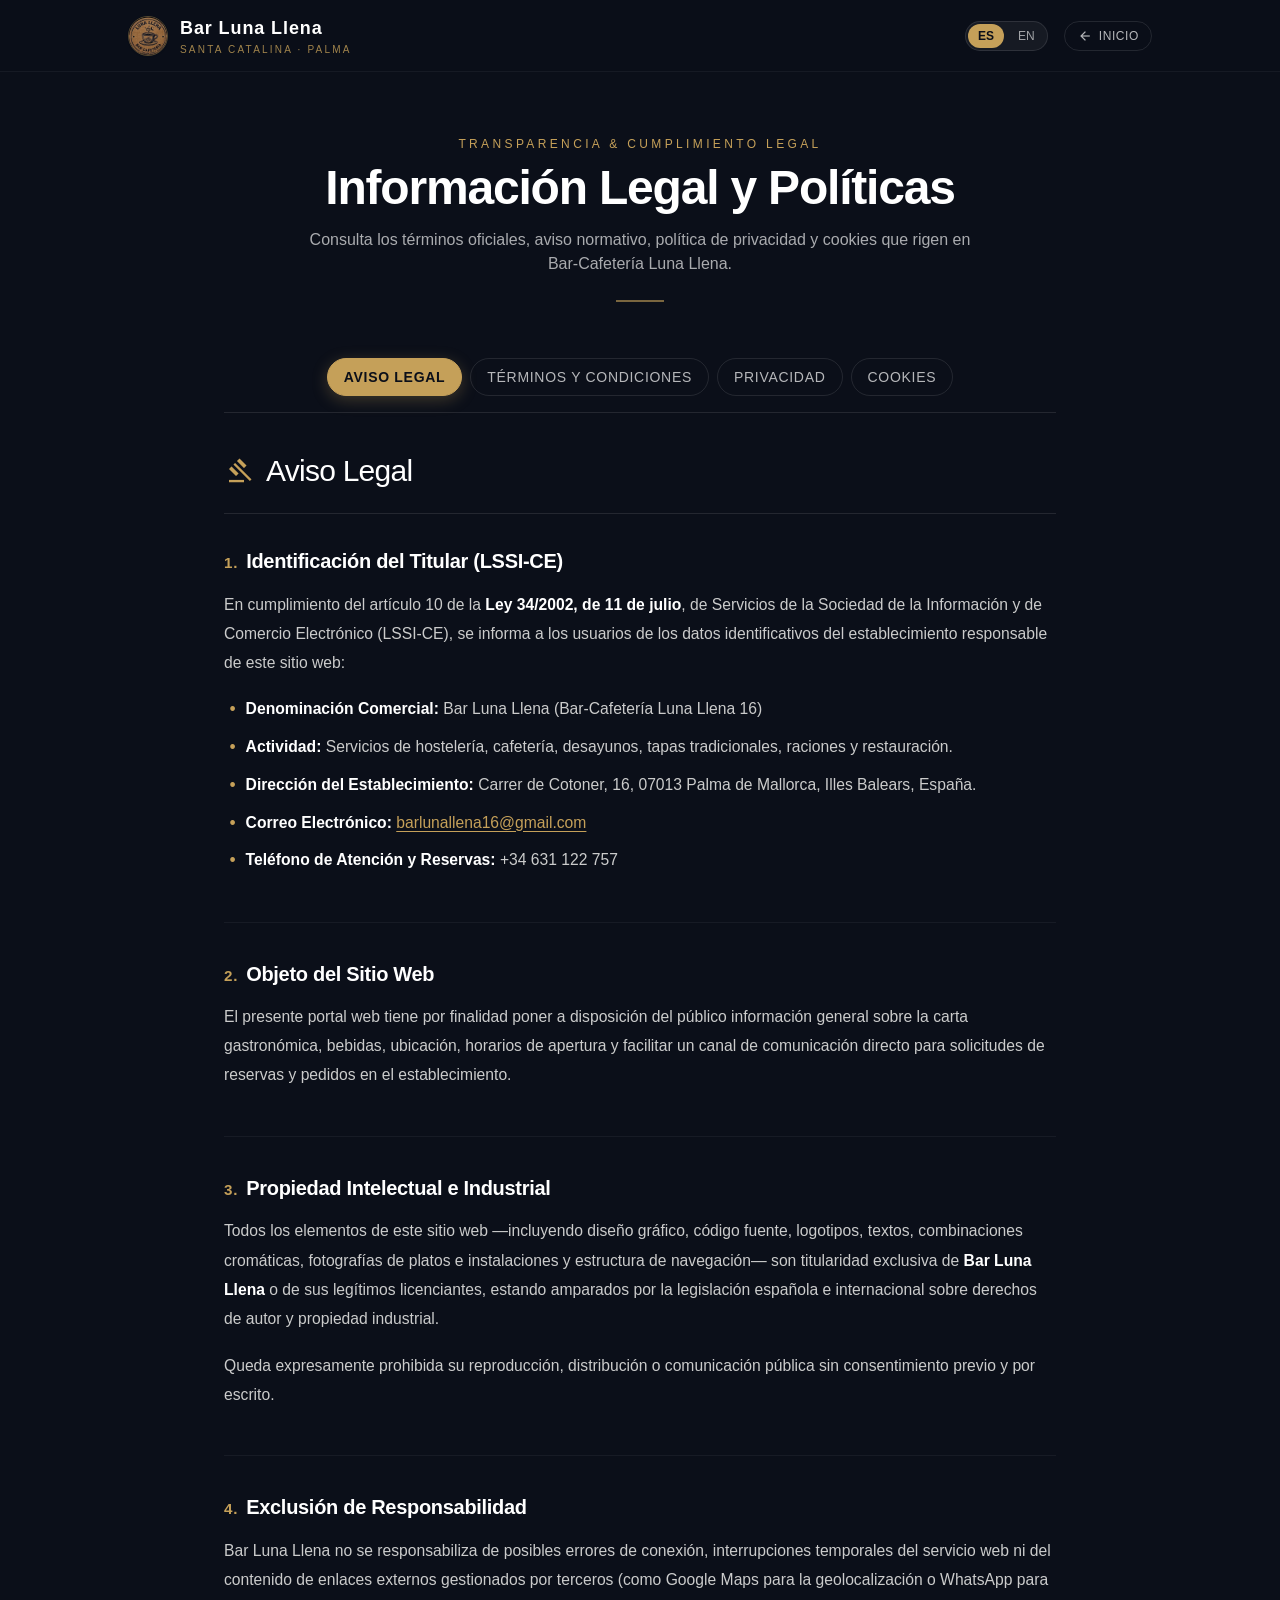
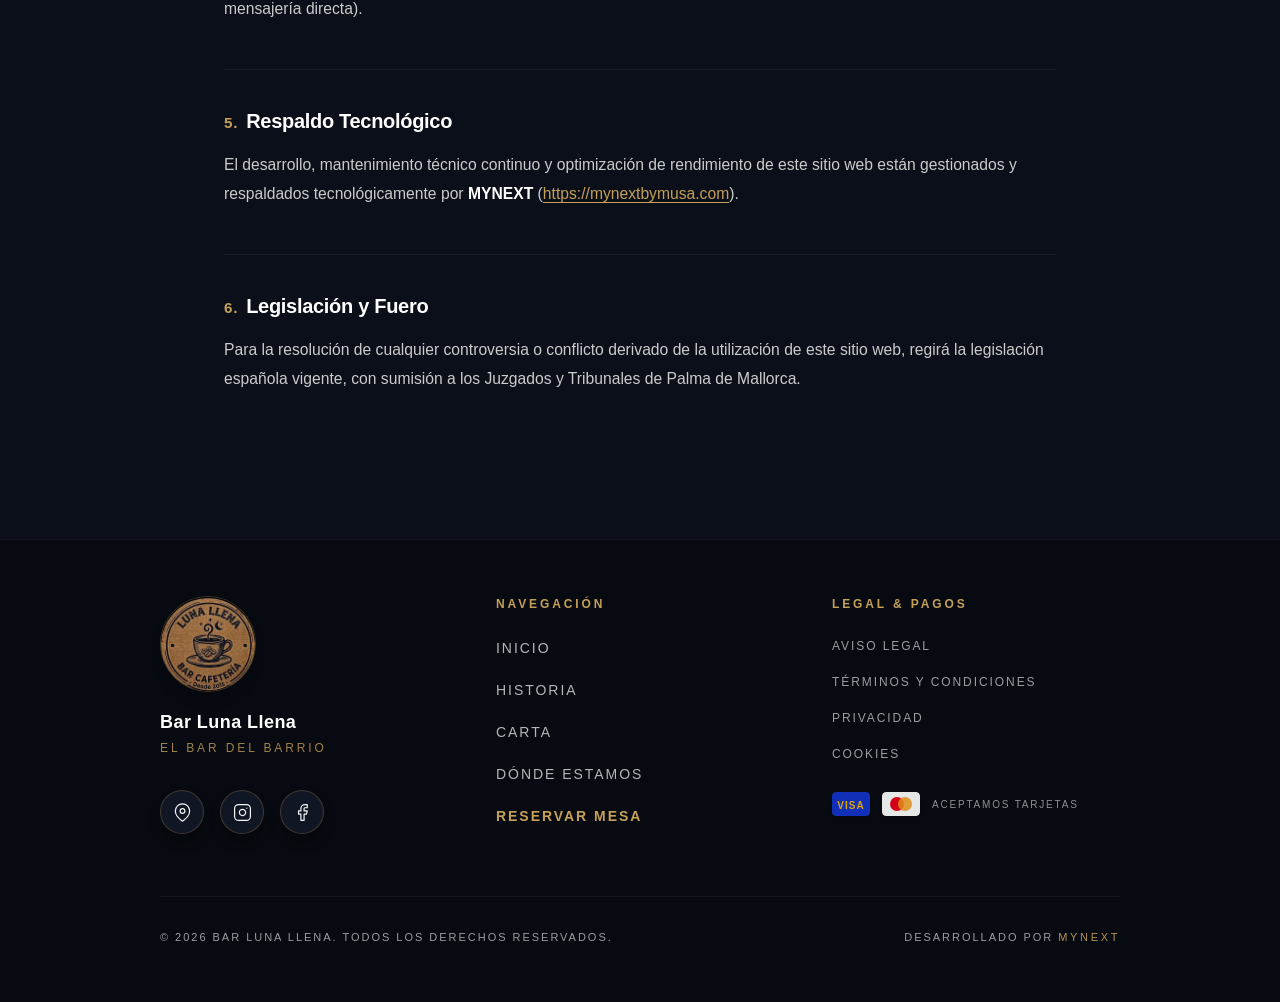
<file: legal.html>
<!DOCTYPE html>
<html class="dark scroll-smooth" lang="es">

<head>
    <meta charset="utf-8" />
    <meta content="width=device-width, initial-scale=1.0" name="viewport" />
    <title>Aviso Legal y Políticas | Bar Luna Llena - Palma</title>
    <meta name="description"
        content="Información legal, términos y condiciones, política de privacidad y cookies de Bar Luna Llena en Santa Catalina, Palma de Mallorca." />
    <meta name="robots" content="noindex, follow" />
    <link rel="canonical" href="https://barlunallena.com/legal.html" />
    <link rel="alternate" hreflang="es" href="https://barlunallena.com/legal.html" />
    <link rel="alternate" hreflang="en" href="https://barlunallena.com/legal.html" />
    <link rel="alternate" hreflang="x-default" href="https://barlunallena.com/legal.html" />
    <link rel="icon" type="image/x-icon" href="./favicon.ico" />

    <link rel="preconnect" href="https://api.fontshare.com" crossorigin />
    <link rel="preconnect" href="https://fonts.googleapis.com" />
    <link rel="preconnect" href="https://fonts.gstatic.com" crossorigin />
    <link rel="preload" as="style"
        href="https://api.fontshare.com/v2/css?f[]=clash-display@500,600,700&amp;f[]=boska@400,500,600,700&amp;f[]=satoshi@300,400,500,600,700&amp;display=swap"
        onload="this.onload=null;this.rel='stylesheet'" />
    <link rel="preload" as="style"
        href="https://fonts.googleapis.com/css2?family=Material+Symbols+Outlined:opsz,wght,FILL,GRAD@24,400,0,0&amp;icon_names=arrow_back,cookie,description,gavel,shield&amp;display=block"
        onload="this.onload=null;this.rel='stylesheet'" />
    <noscript>
        <link
            href="https://api.fontshare.com/v2/css?f[]=clash-display@500,600,700&amp;f[]=boska@400,500,600,700&amp;f[]=satoshi@300,400,500,600,700&amp;display=swap"
            rel="stylesheet" />
        <link
            href="https://fonts.googleapis.com/css2?family=Material+Symbols+Outlined:opsz,wght,FILL,GRAD@24,400,0,0&amp;icon_names=arrow_back,cookie,description,gavel,shield&amp;display=block"
            rel="stylesheet" />
    </noscript>
    <link rel="stylesheet" href="./assets/tailwind.min.css" />

    <style>
        body {
            font-family: 'Satoshi', -apple-system, BlinkMacSystemFont, 'Segoe UI', Roboto, sans-serif;
            background-color: #0B0F19;
            color: #F5F5F3;
            -webkit-font-smoothing: antialiased;
        }

        .font-serif-title {
            font-family: 'Clash Display', 'Satoshi', sans-serif;
        }

        .material-symbols-outlined {
            display: inline-block;
            width: 1em;
            height: 1em;
            line-height: 1;
            overflow: hidden;
            vertical-align: middle;
            user-select: none;
            flex-shrink: 0;
        }

        /* Pestañas limpias y elegantes */
        .tab-btn {
            transition: all 0.25s cubic-bezier(0.16, 1, 0.3, 1);
        }

        .tab-btn.active {
            background-color: #C5A059;
            color: #0B0F19;
            border-color: #C5A059;
            box-shadow: 0 4px 16px rgba(197, 160, 89, 0.28);
        }

        /* Contenido legal limpio, espaciado y tipografía nítida */
        .legal-section-block {
            margin-bottom: 2.25rem;
            padding-bottom: 1.75rem;
            border-bottom: 1px solid rgba(255, 255, 255, 0.05);
        }

        .legal-section-block:last-child {
            border-bottom: none;
            margin-bottom: 0;
            padding-bottom: 0;
        }

        .legal-section-title {
            font-family: 'Clash Display', 'Satoshi', sans-serif;
            color: #FFFFFF;
            font-size: 1.25rem;
            font-weight: 600;
            margin-bottom: 0.85rem;
            display: flex;
            align-items: baseline;
            gap: 0.5rem;
            letter-spacing: -0.015em;
        }

        .legal-section-title .section-num {
            font-family: 'Clash Display', sans-serif;
            color: #C5A059;
            font-size: 0.95rem;
            font-weight: 700;
            letter-spacing: 0.05em;
        }

        .legal-content-body p {
            font-family: 'Satoshi', sans-serif;
            margin-bottom: 1.15rem;
            line-height: 1.85;
            color: rgba(245, 245, 243, 0.82);
            font-weight: 400;
            font-size: 0.98rem;
        }

        .legal-content-body strong {
            color: #FFFFFF;
            font-weight: 600;
        }

        .legal-content-body ul {
            list-style: none;
            padding-left: 0;
            margin-bottom: 1.25rem;
        }

        .legal-content-body ul li {
            position: relative;
            padding-left: 1.35rem;
            margin-bottom: 0.65rem;
            line-height: 1.75;
            color: rgba(245, 245, 243, 0.82);
            font-weight: 300;
            font-size: 0.98rem;
        }

        .legal-content-body ul li::before {
            content: "•";
            position: absolute;
            left: 0.35rem;
            color: #C5A059;
            font-size: 1.1rem;
            line-height: 1.6;
        }

        .legal-content-body a {
            color: #C5A059;
            text-decoration: underline;
            text-underline-offset: 3px;
            transition: opacity 0.2s;
        }

        .legal-content-body a:hover {
            opacity: 0.8;
        }

        /* Footer Social Icons (Mismo diseño y animaciones que index.html) */
        .wrapper {
            display: inline-flex;
            list-style: none;
            height: auto;
            width: 100%;
            padding: 8px 0;
            margin: 0;
        }

        .wrapper .icon {
            position: relative;
            background: #111625;
            border-radius: 50%;
            margin: 6px;
            width: 44px;
            height: 44px;
            font-size: 18px;
            display: flex;
            justify-content: center;
            align-items: center;
            flex-direction: column;
            box-shadow: 0 8px 12px rgba(0, 0, 0, 0.3);
            cursor: pointer;
            transition: all 0.25s cubic-bezier(0.34, 1.56, 0.64, 1);
            color: #F5F5F3;
            border: 1px solid rgba(197, 160, 89, 0.25);
        }

        .wrapper .icon:hover {
            transform: translateY(-4px) scale(1.06);
        }

        .wrapper .tooltip {
            position: absolute;
            top: 0;
            font-size: 10px;
            font-weight: 600;
            background: #C5A059;
            color: #0B0F19;
            padding: 4px 8px;
            border-radius: 4px;
            box-shadow: 0 8px 12px rgba(0, 0, 0, 0.15);
            opacity: 0;
            pointer-events: none;
            transition: all 0.25s cubic-bezier(0.68, -0.55, 0.265, 1.55);
            letter-spacing: 0.1em;
            text-transform: uppercase;
            white-space: nowrap;
        }

        .wrapper .tooltip::before {
            position: absolute;
            content: "";
            height: 6px;
            width: 6px;
            background: #C5A059;
            bottom: -3px;
            left: 50%;
            transform: translate(-50%) rotate(45deg);
        }

        .wrapper .icon:hover .tooltip {
            top: -38px;
            opacity: 1;
            visibility: visible;
        }

        .wrapper .facebook:hover,
        .wrapper .facebook:hover .tooltip,
        .wrapper .facebook:hover .tooltip::before {
            background: #1877f2;
            color: #fff;
            border-color: #1877f2;
        }

        .wrapper .google-maps:hover,
        .wrapper .google-maps:hover .tooltip,
        .wrapper .google-maps:hover .tooltip::before {
            background: #34A853;
            color: #fff;
            border-color: #34A853;
        }

        .wrapper .instagram:hover,
        .wrapper .instagram:hover .tooltip,
        .wrapper .instagram:hover .tooltip::before {
            background: #e4405f;
            color: #fff;
            border-color: #e4405f;
        }

        /* Ocultar barra de scroll en navegadores táctiles manteniendo scroll */
        .no-scrollbar::-webkit-scrollbar {
            display: none;
        }
        .no-scrollbar {
            -ms-overflow-style: none;
            scrollbar-width: none;
        }
    </style>
</head>

<body class="min-h-screen flex flex-col bg-[#0B0F19] text-[#F5F5F3] antialiased selection:bg-[#C5A059] selection:text-[#0B0F19]">

    <!-- Cabecera Superior Fija Minimalista -->
    <header class="sticky top-0 z-50 bg-[#0B0F19]/95 backdrop-blur-md border-b border-white/5 py-3.5 px-5 md:px-12 transition-all">
        <div class="max-w-5xl mx-auto flex items-center justify-between">
            <a href="index.html" class="flex items-center gap-3 group">
                <img src="./assets/NEWLOGO.webp" alt="Logo Bar Luna Llena" width="40" height="40" decoding="async" class="w-9 h-9 md:w-10 md:h-10 rounded-full border border-[#C5A059]/40 object-cover shadow-sm group-hover:scale-105 transition-transform" />
                <div class="flex flex-col">
                    <span class="font-serif-title font-bold text-base md:text-lg tracking-wider text-white group-hover:text-[#C5A059] transition-colors leading-tight">Bar Luna Llena</span>
                    <span class="text-[9px] md:text-[10px] tracking-[0.22em] text-[#C5A059]/80 uppercase font-medium">Santa Catalina · Palma</span>
                </div>
            </a>

            <div class="flex items-center gap-2.5 sm:gap-4">
                <!-- Selector de Idioma -->
                <div class="flex items-center gap-1 bg-white/5 border border-white/10 rounded-full p-0.5 text-xs">
                    <button onclick="setLanguage('es')" id="lang-btn-es" class="px-2.5 py-1 rounded-full font-bold bg-[#C5A059] text-[#0B0F19] transition-all cursor-pointer">ES</button>
                    <button onclick="setLanguage('en')" id="lang-btn-en" class="px-2.5 py-1 rounded-full text-white/60 hover:text-white transition-all cursor-pointer">EN</button>
                </div>

                <!-- Enlace sutil para volver a la página principal -->
                <a href="index.html" class="inline-flex items-center gap-1.5 px-3 py-1.5 rounded-full border border-white/10 hover:border-[#C5A059]/50 text-white/70 hover:text-[#C5A059] transition-all text-xs font-medium tracking-wider uppercase">
                    <span class="material-symbols-outlined text-[16px]" aria-hidden="true">arrow_back</span>
                    <span class="sr-only sm:not-sr-only" id="header-back-text">Inicio</span>
                </a>
            </div>
        </div>
    </header>

    <!-- Contenido Principal: Fluido, Limpio y Sin Cajas -->
    <main class="flex-1 max-w-4xl w-full mx-auto px-5 sm:px-8 py-10 md:py-16">

        <!-- Encabezado de la página -->
        <div class="text-center mb-10 md:mb-12">
            <span class="text-xs uppercase tracking-[0.28em] text-[#C5A059] font-medium block mb-3" id="hero-eyebrow">Transparencia & Cumplimiento Legal</span>
            <h1 class="font-serif-title text-3xl sm:text-4xl md:text-5xl font-semibold text-white tracking-tight mb-4" id="page-title">
                Información Legal y Políticas
            </h1>
            <p class="text-white/65 text-sm md:text-base max-w-2xl mx-auto font-light leading-relaxed" id="page-subtitle">
                Consulta los términos oficiales, aviso normativo, política de privacidad y cookies que rigen en Bar-Cafetería Luna Llena.
            </p>
            <div class="w-12 h-[2px] bg-[#C5A059]/60 mx-auto mt-6"></div>
        </div>

        <!-- Selector de Pestañas Horizontal y Minimalista (Envuelve limpiamente en móvil sin recorte horizontal) -->
        <nav class="flex flex-wrap items-center justify-center gap-2 py-2 pb-4 mb-10 border-b border-white/10" id="tabs-container" role="tablist" aria-label="Secciones legales">
            <button onclick="switchTab('aviso')" id="tab-btn-aviso" role="tab" aria-selected="true"
                class="tab-btn active shrink-0 px-3.5 sm:px-4 py-2 rounded-full border border-transparent text-xs sm:text-sm font-semibold tracking-wider uppercase cursor-pointer">
                Aviso Legal
            </button>
            <button onclick="switchTab('terminos')" id="tab-btn-terminos" role="tab" aria-selected="false"
                class="tab-btn shrink-0 px-3.5 sm:px-4 py-2 rounded-full border border-white/10 text-white/70 text-xs sm:text-sm font-medium tracking-wider uppercase cursor-pointer hover:border-[#C5A059]/40 hover:text-white">
                Términos y Condiciones
            </button>
            <button onclick="switchTab('privacidad')" id="tab-btn-privacidad" role="tab" aria-selected="false"
                class="tab-btn shrink-0 px-3.5 sm:px-4 py-2 rounded-full border border-white/10 text-white/70 text-xs sm:text-sm font-medium tracking-wider uppercase cursor-pointer hover:border-[#C5A059]/40 hover:text-white">
                Privacidad
            </button>
            <button onclick="switchTab('cookies')" id="tab-btn-cookies" role="tab" aria-selected="false"
                class="tab-btn shrink-0 px-3.5 sm:px-4 py-2 rounded-full border border-white/10 text-white/70 text-xs sm:text-sm font-medium tracking-wider uppercase cursor-pointer hover:border-[#C5A059]/40 hover:text-white">
                Cookies
            </button>
        </nav>

        <!-- Bloque de Lectura Editorial: Sin cajas oscuras ni marcos artificiales -->
        <article class="w-full">
            <div class="flex items-center gap-3 pb-6 mb-8 border-b border-white/10">
                <span class="material-symbols-outlined text-[#C5A059] text-2xl md:text-3xl" id="content-icon" aria-hidden="true">gavel</span>
                <h2 class="font-serif-title text-2xl sm:text-3xl text-white font-medium tracking-tight" id="content-title">Aviso Legal</h2>
            </div>

            <!-- Cuerpo del texto legal pre-renderizado para CLS = 0.000 -->
            <div id="content-body" class="legal-content-body">
                <section class="legal-section-block">
                    <h3 class="legal-section-title"><span class="section-num">1.</span><span>Identificación del Titular (LSSI-CE)</span></h3>
                    <div><p>En cumplimiento del artículo 10 de la <strong>Ley 34/2002, de 11 de julio</strong>, de Servicios de la Sociedad de la Información y de Comercio Electrónico (LSSI-CE), se informa a los usuarios de los datos identificativos del establecimiento responsable de este sitio web:</p><ul><li><strong>Denominación Comercial:</strong> Bar Luna Llena (Bar-Cafetería Luna Llena 16)</li><li><strong>Actividad:</strong> Servicios de hostelería, cafetería, desayunos, tapas tradicionales, raciones y restauración.</li><li><strong>Dirección del Establecimiento:</strong> Carrer de Cotoner, 16, 07013 Palma de Mallorca, Illes Balears, España.</li><li><strong>Correo Electrónico:</strong> <a href="mailto:barlunallena16@gmail.com">barlunallena16@gmail.com</a></li><li><strong>Teléfono de Atención y Reservas:</strong> +34 631 122 757</li></ul></div>
                </section>
                <section class="legal-section-block">
                    <h3 class="legal-section-title"><span class="section-num">2.</span><span>Objeto del Sitio Web</span></h3>
                    <div><p>El presente portal web tiene por finalidad poner a disposición del público información general sobre la carta gastronómica, bebidas, ubicación, horarios de apertura y facilitar un canal de comunicación directo para solicitudes de reservas y pedidos en el establecimiento.</p></div>
                </section>
                <section class="legal-section-block">
                    <h3 class="legal-section-title"><span class="section-num">3.</span><span>Propiedad Intelectual e Industrial</span></h3>
                    <div><p>Todos los elementos de este sitio web —incluyendo diseño gráfico, código fuente, logotipos, textos, combinaciones cromáticas, fotografías de platos e instalaciones y estructura de navegación— son titularidad exclusiva de <strong>Bar Luna Llena</strong> o de sus legítimos licenciantes, estando amparados por la legislación española e internacional sobre derechos de autor y propiedad industrial.</p><p>Queda expresamente prohibida su reproducción, distribución o comunicación pública sin consentimiento previo y por escrito.</p></div>
                </section>
                <section class="legal-section-block">
                    <h3 class="legal-section-title"><span class="section-num">4.</span><span>Exclusión de Responsabilidad</span></h3>
                    <div><p>Bar Luna Llena no se responsabiliza de posibles errores de conexión, interrupciones temporales del servicio web ni del contenido de enlaces externos gestionados por terceros (como Google Maps para la geolocalización o WhatsApp para mensajería directa).</p></div>
                </section>
                <section class="legal-section-block">
                    <h3 class="legal-section-title"><span class="section-num">5.</span><span>Respaldo Tecnológico</span></h3>
                    <div><p>El desarrollo, mantenimiento técnico continuo y optimización de rendimiento de este sitio web están gestionados y respaldados tecnológicamente por <strong>MYNEXT</strong> (<a href="https://mynextbymusa.com" target="_blank" rel="noopener noreferrer">https://mynextbymusa.com</a>).</p></div>
                </section>
                <section class="legal-section-block">
                    <h3 class="legal-section-title"><span class="section-num">6.</span><span>Legislación y Fuero</span></h3>
                    <div><p>Para la resolución de cualquier controversia o conflicto derivado de la utilización de este sitio web, regirá la legislación española vigente, con sumisión a los Juzgados y Tribunales de Palma de Mallorca.</p></div>
                </section>
            </div>
        </article>

    </main>

    <!-- Nuevo Footer Organizado Oficial de Luna Llena -->
    <footer class="bg-[#070A10] full-width py-14 border-t border-white/5 relative mt-16">
        <div class="max-w-5xl mx-auto px-5 sm:px-8">
            <div class="grid grid-cols-1 md:grid-cols-3 gap-12 text-center md:text-left items-start">
                
                <!-- Columna 1: Identidad y Redes Sociales -->
                <div class="flex flex-col items-center md:items-start gap-4">
                    <a href="index.html#inicio" class="block transition-transform duration-300 hover:scale-105" aria-label="Ir al inicio de Bar Luna Llena">
                        <img src="./assets/NEWLOGO.webp" alt="Logo Bar Luna Llena"
                            class="w-20 h-20 md:w-24 md:h-24 rounded-full border border-[#C5A059]/30 object-cover shadow-lg"
                            loading="lazy" decoding="async" width="96" height="96">
                    </a>
                    <div>
                        <h3 class="font-serif-title text-lg text-white font-semibold tracking-wide">Bar Luna Llena</h3>
                        <p class="text-xs text-[#C5A059]/80 tracking-[0.24em] uppercase mt-1 font-medium font-body-md" id="footer-slogan">
                            El bar del barrio
                        </p>
                    </div>

                    <!-- Redes Sociales Oficiales con Tooltips Interactivos -->
                    <div class="mt-1">
                        <ul class="wrapper flex flex-wrap justify-center md:justify-start">
                            <li class="icon google-maps !m-1.5 md:!ml-0 md:!mr-2">
                                <a href="https://maps.app.goo.gl/Wvg1TphkJxpHRdtUA?g_st=ic" target="_blank"
                                    rel="noopener noreferrer"
                                    class="w-full h-full flex items-center justify-center text-inherit no-underline"
                                    aria-label="Reseñas en Google Maps">
                                    <span class="tooltip" id="footer-tooltip-maps">Reseñas</span>
                                    <svg width="19" height="19" viewBox="0 0 24 24" fill="none" stroke="currentColor"
                                        stroke-width="1.5" stroke-linecap="round" stroke-linejoin="round" aria-hidden="true">
                                        <path d="M21 10c0 7-9 13-9 13s-9-6-9-13a9 9 0 0 1 18 0z"></path>
                                        <circle cx="12" cy="10" r="3"></circle>
                                    </svg>
                                </a>
                            </li>
                            <li class="icon instagram !m-1.5 md:!mx-2">
                                <a href="#" onclick="return false;"
                                    class="w-full h-full flex items-center justify-center text-inherit no-underline"
                                    aria-label="Instagram">
                                    <span class="tooltip" id="footer-tooltip-ig">En mantenimiento</span>
                                    <svg width="19" height="19" viewBox="0 0 24 24" fill="none" stroke="currentColor"
                                        stroke-width="1.5" stroke-linecap="round" stroke-linejoin="round" aria-hidden="true">
                                        <rect x="2" y="2" width="20" height="20" rx="5" ry="5"></rect>
                                        <path d="M16 11.37A4 4 0 1 1 12.63 8 4 4 0 0 1 16 11.37z"></path>
                                        <line x1="17.5" y1="6.5" x2="17.51" y2="6.5"></line>
                                    </svg>
                                </a>
                            </li>
                            <li class="icon facebook !m-1.5 md:!ml-2 md:!mr-0">
                                <a href="#" onclick="return false;"
                                    class="w-full h-full flex items-center justify-center text-inherit no-underline"
                                    aria-label="Facebook">
                                    <span class="tooltip" id="footer-tooltip-fb">En mantenimiento</span>
                                    <svg width="19" height="19" viewBox="0 0 24 24" fill="none" stroke="currentColor"
                                        stroke-width="1.5" stroke-linecap="round" stroke-linejoin="round" aria-hidden="true">
                                        <path d="M18 2h-3a5 5 0 0 0-5 5v3H7v4h3v8h4v-8h3l1-4h-4V7a1 1 0 0 1 1-1h3z"></path>
                                    </svg>
                                </a>
                            </li>
                        </ul>
                    </div>
                </div>

                <!-- Columna 2: Navegación Rápida a la Web Principal -->
                <div class="flex flex-col items-center md:items-start">
                    <h4 class="font-serif-title text-xs uppercase tracking-[0.24em] font-semibold text-[#C5A059] mb-5" id="footer-col-nav">
                        Navegación
                    </h4>
                    <nav class="flex flex-col gap-2.5 items-center md:items-start w-full">
                        <a href="index.html#inicio" id="nav-item-inicio"
                            class="text-sm text-white/70 hover:text-[#C5A059] uppercase tracking-[0.14em] transition-colors py-1 flex items-center min-h-[32px]">Inicio</a>
                        <a href="index.html#origen" id="nav-item-historia"
                            class="text-sm text-white/70 hover:text-[#C5A059] uppercase tracking-[0.14em] transition-colors py-1 flex items-center min-h-[32px]">Historia</a>
                        <a href="index.html#carta" id="nav-item-carta"
                            class="text-sm text-white/70 hover:text-[#C5A059] uppercase tracking-[0.14em] transition-colors py-1 flex items-center min-h-[32px]">Carta</a>
                        <a href="index.html#ubicacion" id="nav-item-ubicacion"
                            class="text-sm text-white/70 hover:text-[#C5A059] uppercase tracking-[0.14em] transition-colors py-1 flex items-center min-h-[32px]">Dónde estamos</a>
                        <a href="index.html#ubicacion" id="nav-item-reservar"
                            class="text-sm text-[#C5A059] hover:text-[#C5A059]/80 uppercase tracking-[0.14em] transition-colors py-1 flex items-center min-h-[32px] font-semibold">Reservar Mesa</a>
                    </nav>
                </div>

                <!-- Columna 3: Legal & Pagos -->
                <div class="flex flex-col items-center md:items-start">
                    <h4 class="font-serif-title text-xs uppercase tracking-[0.24em] font-semibold text-[#C5A059] mb-5" id="footer-col-legal">
                        Legal & Pagos
                    </h4>

                    <div class="flex flex-col gap-2 items-center md:items-start w-full mb-6">
                        <button onclick="switchTabAndScroll('aviso')" id="footer-link-aviso"
                            class="text-xs text-white/60 hover:text-[#C5A059] uppercase tracking-[0.16em] transition-colors py-1 flex items-center min-h-[28px] cursor-pointer">
                            Aviso Legal
                        </button>
                        <button onclick="switchTabAndScroll('terminos')" id="footer-link-terminos"
                            class="text-xs text-white/60 hover:text-[#C5A059] uppercase tracking-[0.16em] transition-colors py-1 flex items-center min-h-[28px] cursor-pointer">
                            Términos y Condiciones
                        </button>
                        <button onclick="switchTabAndScroll('privacidad')" id="footer-link-privacidad"
                            class="text-xs text-white/60 hover:text-[#C5A059] uppercase tracking-[0.16em] transition-colors py-1 flex items-center min-h-[28px] cursor-pointer">
                            Privacidad
                        </button>
                        <button onclick="switchTabAndScroll('cookies')" id="footer-link-cookies"
                            class="text-xs text-white/60 hover:text-[#C5A059] uppercase tracking-[0.16em] transition-colors py-1 flex items-center min-h-[28px] cursor-pointer">
                            Cookies
                        </button>
                    </div>

                    <!-- Trust Badges (Tarjetas Aceptadas) -->
                    <div class="flex items-center gap-3 transition-opacity duration-300 hover:opacity-100 opacity-90">
                        <!-- Visa Logo -->
                        <svg width="38" height="24" viewBox="0 0 38 24" fill="none" aria-label="Visa"
                            class="shadow-md rounded-[4px] overflow-hidden shrink-0">
                            <rect width="38" height="24" rx="4" fill="#1434CB" />
                            <text x="19" y="17" text-anchor="middle" font-family="'Outfit', sans-serif" font-size="10"
                                font-weight="800" fill="#F7B600" letter-spacing="1">VISA</text>
                        </svg>
                        <!-- Mastercard Logo -->
                        <svg width="38" height="24" viewBox="0 0 38 24" fill="none" aria-label="Mastercard"
                            class="shadow-md rounded-[4px] overflow-hidden shrink-0">
                            <rect width="38" height="24" rx="4" fill="#FFFFFF" />
                            <circle cx="15" cy="12" r="7" fill="#EB001B" />
                            <circle cx="23" cy="12" r="7" fill="#F79E1B" fill-opacity="0.85" />
                        </svg>
                        <span class="text-[10px] tracking-[0.18em] text-white/60 uppercase" id="footer-cards-text">
                            Aceptamos tarjetas
                        </span>
                    </div>
                </div>

            </div>

            <!-- Fila Inferior: Copyright & MYNEXT -->
            <div class="mt-12 pt-8 border-t border-white/5 flex flex-col md:flex-row justify-between items-center gap-4 text-center md:text-left">
                <span class="text-[11px] tracking-[0.18em] uppercase font-light text-white/60" id="footer-copyright">
                    © 2026 Bar Luna Llena. Todos los derechos reservados.
                </span>
                <span class="text-[11px] tracking-[0.18em] uppercase font-light text-white/60">
                    <span id="footer-made-by">Desarrollado por</span> 
                    <a href="https://mynextbymusa.com" target="_blank" rel="noopener noreferrer"
                        class="text-[#C5A059] font-medium tracking-[0.24em] hover:opacity-100 opacity-90 transition-opacity">
                        MYNEXT
                    </a>
                </span>
            </div>
        </div>
    </footer>

    <!-- Textos Legales Estructurados y Script de Control -->
    <script>
        const legalTexts = {
            'es': {
                'aviso': {
                    title: 'Aviso Legal',
                    icon: 'gavel',
                    sections: [
                        {
                            num: '1',
                            title: 'Identificación del Titular (LSSI-CE)',
                            content: '<p>En cumplimiento del artículo 10 de la <strong>Ley 34/2002, de 11 de julio</strong>, de Servicios de la Sociedad de la Información y de Comercio Electrónico (LSSI-CE), se informa a los usuarios de los datos identificativos del establecimiento responsable de este sitio web:</p>' +
                                     '<ul>' +
                                     '<li><strong>Denominación Comercial:</strong> Bar Luna Llena (Bar-Cafetería Luna Llena 16)</li>' +
                                     '<li><strong>Actividad:</strong> Servicios de hostelería, cafetería, desayunos, tapas tradicionales, raciones y restauración.</li>' +
                                     '<li><strong>Dirección del Establecimiento:</strong> Carrer de Cotoner, 16, 07013 Palma de Mallorca, Illes Balears, España.</li>' +
                                     '<li><strong>Correo Electrónico:</strong> <a href="mailto:barlunallena16@gmail.com">barlunallena16@gmail.com</a></li>' +
                                     '<li><strong>Teléfono de Atención y Reservas:</strong> +34 631 122 757</li>' +
                                     '</ul>'
                        },
                        {
                            num: '2',
                            title: 'Objeto del Sitio Web',
                            content: '<p>El presente portal web tiene por finalidad poner a disposición del público información general sobre la carta gastronómica, bebidas, ubicación, horarios de apertura y facilitar un canal de comunicación directo para solicitudes de reservas y pedidos en el establecimiento.</p>'
                        },
                        {
                            num: '3',
                            title: 'Propiedad Intelectual e Industrial',
                            content: '<p>Todos los elementos de este sitio web —incluyendo diseño gráfico, código fuente, logotipos, textos, combinaciones cromáticas, fotografías de platos e instalaciones y estructura de navegación— son titularidad exclusiva de <strong>Bar Luna Llena</strong> o de sus legítimos licenciantes, estando amparados por la legislación española e internacional sobre derechos de autor y propiedad industrial.</p><p>Queda expresamente prohibida su reproducción, distribución o comunicación pública sin consentimiento previo y por escrito.</p>'
                        },
                        {
                            num: '4',
                            title: 'Exclusión de Responsabilidad',
                            content: '<p>Bar Luna Llena no se responsabiliza de posibles errores de conexión, interrupciones temporales del servicio web ni del contenido de enlaces externos gestionados por terceros (como Google Maps para la geolocalización o WhatsApp para mensajería directa).</p>'
                        },
                        {
                            num: '5',
                            title: 'Respaldo Tecnológico',
                            content: '<p>El desarrollo, mantenimiento técnico continuo y optimización de rendimiento de este sitio web están gestionados y respaldados tecnológicamente por <strong>MYNEXT</strong> (<a href="https://mynextbymusa.com" target="_blank" rel="noopener noreferrer">https://mynextbymusa.com</a>).</p>'
                        },
                        {
                            num: '6',
                            title: 'Legislación y Fuero',
                            content: '<p>Para la resolución de cualquier controversia o conflicto derivado de la utilización de este sitio web, regirá la legislación española vigente, con sumisión a los Juzgados y Tribunales de Palma de Mallorca.</p>'
                        }
                    ]
                },
                'terminos': {
                    title: 'Términos y Condiciones',
                    icon: 'description',
                    sections: [
                        {
                            num: '1',
                            title: 'Condiciones de Acceso y Uso',
                            content: '<p>El acceso a este sitio web es libre y gratuito. La utilización del portal atribuye la condición de usuario e implica la aceptación plena de los presentes Términos y Condiciones, así como de las normativas sanitarias y de convivencia vigentes en el sector de la hostelería.</p>'
                        },
                        {
                            num: '2',
                            title: 'Carta Gastronómica y Precios',
                            content: '<p>Todos los precios expuestos en la carta digital y en la web se indican en euros (€) e incluyen el Impuesto sobre el Valor Añadido (IVA) legalmente aplicable. Los platos e ingredientes están sujetos a disponibilidad según mercado y temporada, reservándose el establecimiento el derecho a actualizar la oferta culinaria y sus precios.</p>'
                        },
                        {
                            num: '3',
                            title: 'Alérgenos e Información Alimentaria',
                            content: '<p>En estricto cumplimiento del <strong>Reglamento (UE) Nº 1169/2011</strong> sobre la información alimentaria facilitada al consumidor, Bar Luna Llena dispone de información completa sobre los 14 alérgenos de obligada declaración.</p><p>Si padece alguna alergia, intolerancia o necesidad dietética especial, le rogamos que lo indique expresamente en su solicitud de reserva o lo consulte con nuestro personal de sala antes de realizar su consumición.</p>'
                        },
                        {
                            num: '4',
                            title: 'Solicitud de Reservas y Pedidos',
                            content: '<p>El envío de peticiones de reserva mediante los canales web constituye una solicitud informativa sujeta a confirmación expresa por parte del equipo de Bar Luna Llena en función del aforo disponible y horario del local.</p>'
                        },
                        {
                            num: '5',
                            title: 'Pagos en el Establecimiento',
                            content: '<p>Este sitio web no realiza cobros directos ni transacciones bancarias en línea. El importe de las consumiciones se abonará directamente en el establecimiento físico en Carrer de Cotoner 16 (Palma) mediante tarjeta de crédito/débito (Visa, Mastercard) o en efectivo.</p>'
                        },
                        {
                            num: '6',
                            title: 'Hojas Oficiales de Reclamación',
                            content: '<p>De conformidad con la normativa de consumo de la Comunidad Autónoma de las Illes Balears, existen <strong>hojas oficiales de reclamación y denuncia</strong> a disposición de los clientes en nuestro local físico.</p>'
                        },
                        {
                            num: '7',
                            title: 'Terraza y Normas de Convivencia',
                            content: '<p>El uso de mesas en terraza e interior está sujeto al aforo autorizado por el Ayuntamiento de Palma y al cumplimiento de las ordenanzas locales de convivencia ciudadana y descanso vecinal.</p>'
                        }
                    ]
                },
                'privacidad': {
                    title: 'Política de Privacidad',
                    icon: 'shield',
                    sections: [
                        {
                            num: '1',
                            title: 'Responsable del Tratamiento de Datos',
                            content: '<p>El responsable del tratamiento de los datos recabados en este sitio web es <strong>Bar Luna Llena</strong>, con domicilio en Carrer de Cotoner, 16, 07013 Palma de Mallorca, Illes Balears. Correo de contacto: <a href="mailto:barlunallena16@gmail.com">barlunallena16@gmail.com</a>.</p>'
                        },
                        {
                            num: '2',
                            title: 'Marco Legal Aplicable',
                            content: '<p>Los datos se tratan con arreglo al <strong>Reglamento General de Protección de Datos (RGPD UE 2016/679)</strong> y a la <strong>Ley Orgánica 3/2018 (LOPDGDD)</strong> de Protección de Datos Personales y garantía de los derechos digitales.</p>'
                        },
                        {
                            num: '3',
                            title: 'Finalidad y Datos Tratados',
                            content: '<p>Los datos recopilados se limitan estrictamente a los fines de atención al cliente:</p>' +
                                     '<ul>' +
                                     '<li><strong>Gestión de Reservas y Pedidos:</strong> Solicitamos únicamente datos pertinentes (nombre, teléfono, comensales, fecha y hora) con el exclusivo fin de tramitar y confirmar la reserva de mesa.</li>' +
                                     '<li><strong>Preferencia de Cookies:</strong> Almacenamiento local de su consentimiento de cookies para no repetir la consulta.</li>' +
                                     '</ul>' +
                                     '<p>En ningún caso se elaboran perfiles comerciales automatizados ni se comercializan datos personales con terceros.</p>'
                        },
                        {
                            num: '4',
                            title: 'Base Jurídica de Legitimación',
                            content: '<p>La base de legitimación es el <strong>consentimiento voluntario y expreso</strong> del usuario (Art. 6.1.a y 6.1.b del RGPD) al ponerse en contacto para solicitar mesa o información.</p>'
                        },
                        {
                            num: '5',
                            title: 'Conservación de los Datos',
                            content: '<p>Los datos facilitados se conservarán durante el tiempo estrictamente necesario para la atención del servicio solicitado o durante los plazos legalmente fijados para el cumplimiento de obligaciones administrativas.</p>'
                        },
                        {
                            num: '6',
                            title: 'Cesión de Datos a Terceros',
                            content: '<p>No se comunicarán datos a terceros ajenos salvo obligación legal o cuando resulte imprescindible para la prestación técnica solicitada. La comunicación por WhatsApp se realiza bajo el protocolo cifrado de extremo a extremo de WhatsApp LLC (Meta Platforms).</p>'
                        },
                        {
                            num: '7',
                            title: 'Derechos de las Personas Usuarias',
                            content: '<p>Usted tiene derecho a acceder a sus datos personales, solicitar la rectificación de los inexactos, solicitar su supresión cuando ya no sean necesarios, oponerse al tratamiento, limitar el mismo y solicitar su portabilidad.</p><p>Para ejercer estos derechos, puede remitir un correo a <strong>barlunallena16@gmail.com</strong> indicando en el asunto "Protección de Datos". Asimismo, puede presentar una reclamación ante la Agencia Española de Protección de Datos (AEPD) a través de <a href="https://www.aepd.es" target="_blank" rel="noopener noreferrer">www.aepd.es</a>.</p>'
                        }
                    ]
                },
                'cookies': {
                    title: 'Política de Cookies',
                    icon: 'cookie',
                    sections: [
                        {
                            num: '1',
                            title: '¿Qué es una Cookie?',
                            content: '<p>Una cookie es un pequeño archivo de texto que se descarga en su dispositivo al visitar determinadas páginas web. Permite a un sitio web, entre otras cosas, funcionar adecuadamente, recordar sus preferencias idiomáticas y optimizar la navegación.</p>'
                        },
                        {
                            num: '2',
                            title: 'Tipos de Cookies que Utiliza este Portal',
                            content: '<ul>' +
                                     '<li><strong>Cookies Técnicas y Estrictamente Necesarias (Exentas de Consentimiento):</strong> Imprescindibles para la operativa básica del sitio, recordar el idioma seleccionado (ES/EN) y almacenar su preferencia de consentimiento. Conforme al art. 22.2 de la LSSI-CE, no requieren consentimiento previo.</li>' +
                                     '<li><strong>Cookies Analíticas y de Usabilidad (Sujetas a Consentimiento Opcional):</strong> Este portal integra la herramienta <strong>Microsoft Clarity</strong> con la única finalidad de medir de forma agregada, pseudónima y estadística la navegación de los usuarios, ayudándonos a corregir fallos técnicos y mejorar la ergonomía de la web. <strong>Estas cookies se encuentran bloqueadas por defecto y únicamente se activan si usted hace clic expresamente en «Aceptar».</strong></li>' +
                                     '</ul>'
                        },
                        {
                            num: '3',
                            title: 'Gestión, Aceptación y Rechazo',
                            content: '<p>Usted dispone de un panel flotante de cookies que le permite aceptar o rechazar con la misma facilidad y a un solo clic las cookies analíticas. Si pulsa «Rechazar», las analíticas de Clarity permanecerán totalmente desactivadas.</p>'
                        },
                        {
                            num: '4',
                            title: 'Configuración en su Navegador',
                            content: '<p>Usted puede en cualquier momento permitir, bloquear o eliminar las cookies instaladas en su equipo mediante las opciones de configuración de su navegador web (Google Chrome, Mozilla Firefox, Apple Safari, Microsoft Edge).</p>'
                        },
                        {
                            num: '5',
                            title: 'Soporte y Supervisión Técnica',
                            content: '<p>La implementación y auditoría de la normativa de cookies de la AEPD en este portal web se encuentra respaldada técnicamente por <strong>MYNEXT</strong>.</p>'
                        }
                    ]
                }
            },
            'en': {
                'aviso': {
                    title: 'Legal Notice',
                    icon: 'gavel',
                    sections: [
                        {
                            num: '1',
                            title: 'Identification of the Owner (LSSI-CE)',
                            content: '<p>In compliance with Article 10 of Spanish Law 34/2002 on Information Society Services and Electronic Commerce (LSSI-CE), the identifying details of the establishment responsible for this website are provided below:</p>' +
                                     '<ul>' +
                                     '<li><strong>Trade Name:</strong> Bar Luna Llena (Bar-Cafetería Luna Llena 16)</li>' +
                                     '<li><strong>Business Activity:</strong> Hospitality services, bar, café, traditional tapas, portions and dining.</li>' +
                                     '<li><strong>Establishment Address:</strong> Carrer de Cotoner, 16, 07013 Palma de Mallorca, Balearic Islands, Spain.</li>' +
                                     '<li><strong>Email:</strong> <a href="mailto:barlunallena16@gmail.com">barlunallena16@gmail.com</a></li>' +
                                     '<li><strong>Customer Service & Booking Phone:</strong> +34 631 122 757</li>' +
                                     '</ul>'
                        },
                        {
                            num: '2',
                            title: 'Website Purpose',
                            content: '<p>This website serves an informative purpose, showcasing our digital menu, drinks, location, opening hours, and providing direct communication channels for table reservation inquiries and orders.</p>'
                        },
                        {
                            num: '3',
                            title: 'Intellectual and Industrial Property',
                            content: '<p>All contents of this website —including graphic design, source code, logos, texts, color palettes, dish photographs, premises imagery and navigation structure— are the exclusive property of <strong>Bar Luna Llena</strong> or licensed third parties, protected by Spanish and international copyright and trademark laws.</p><p>Any reproduction, distribution or public communication without prior written consent is strictly prohibited.</p>'
                        },
                        {
                            num: '4',
                            title: 'Disclaimer of Liability',
                            content: '<p>Bar Luna Llena is not liable for temporary service interruptions, network failures, or the contents and availability of third-party external services linked on the site (such as Google Maps for geolocation or WhatsApp for direct messaging).</p>'
                        },
                        {
                            num: '5',
                            title: 'Technological Support',
                            content: '<p>The website architecture, continuous technical maintenance and performance optimization are developed and backed by <strong>MYNEXT</strong> (<a href="https://mynextbymusa.com" target="_blank" rel="noopener noreferrer">https://mynextbymusa.com</a>).</p>'
                        },
                        {
                            num: '6',
                            title: 'Applicable Law and Jurisdiction',
                            content: '<p>Relations between Bar Luna Llena and users of this website shall be governed by current Spanish law, submitting to the Courts and Tribunals of Palma de Mallorca.</p>'
                        }
                    ]
                },
                'terminos': {
                    title: 'Terms & Conditions',
                    icon: 'description',
                    sections: [
                        {
                            num: '1',
                            title: 'Terms of Access and Use',
                            content: '<p>Access to this website is free of charge. Browsing the website attributes the status of user and implies full acceptance of these Terms & Conditions, as well as applicable hospitality and health regulations.</p>'
                        },
                        {
                            num: '2',
                            title: 'Menu Offer and Pricing',
                            content: '<p>All prices displayed in our digital menu and website are stated in Euros (€) including statutory Value Added Tax (VAT). Dishes and ingredients are subject to market availability and seasonal produce; the establishment reserves the right to update culinary offerings and prices accordingly.</p>'
                        },
                        {
                            num: '3',
                            title: 'Allergens and Food Safety Information',
                            content: '<p>In strict compliance with <strong>EU Regulation No. 1169/2011</strong> on food information to consumers, Bar Luna Llena maintains complete records of the 14 mandatory declarable food allergens.</p><p>Guests with food allergies, intolerances, or specific dietary requirements are kindly requested to notify us when requesting a table or consult our staff before placing their order.</p>'
                        },
                        {
                            num: '4',
                            title: 'Booking and Order Inquiries',
                            content: '<p>Submission of booking requests through our channels constitutes an inquiry subject to explicit confirmation of table or product availability by the Bar Luna Llena team.</p>'
                        },
                        {
                            num: '5',
                            title: 'Payment on Premises',
                            content: '<p>This website does not process electronic payments or online checkout transactions. All food and beverage consumptions are paid directly at our physical premises at Carrer de Cotoner 16 (Palma) via credit/debit card (Visa, Mastercard) or cash in Euros.</p>'
                        },
                        {
                            num: '6',
                            title: 'Official Complaint Forms',
                            content: '<p>Pursuant to consumer protection regulations in the Balearic Islands, <strong>official complaint and claim forms</strong> are readily available to customers at our premises.</p>'
                        },
                        {
                            num: '7',
                            title: 'Terrace and Good Neighbour Policy',
                            content: '<p>The use of terrace and indoor tables is subject to municipal capacity permits issued by Palma City Council and compliance with local noise ordinances and neighbourhood coexistence standards.</p>'
                        }
                    ]
                },
                'privacidad': {
                    title: 'Privacy Policy',
                    icon: 'shield',
                    sections: [
                        {
                            num: '1',
                            title: 'Data Controller',
                            content: '<p>The controller responsible for processing data collected via this website is <strong>Bar Luna Llena</strong>, located at Carrer de Cotoner, 16, 07013 Palma de Mallorca, Balearic Islands, Spain. Contact email: <a href="mailto:barlunallena16@gmail.com">barlunallena16@gmail.com</a>.</p>'
                        },
                        {
                            num: '2',
                            title: 'Legal Framework',
                            content: '<p>Data is processed in strict accordance with the <strong>General Data Protection Regulation (EU GDPR 2016/679)</strong> and Spanish Organic Law 3/2018 (LOPDGDD) on the protection of personal data and digital rights.</p>'
                        },
                        {
                            num: '3',
                            title: 'Purposes and Processed Data',
                            content: '<p>Data collected is strictly limited to customer service purposes:</p>' +
                                     '<ul>' +
                                     '<li><strong>Booking Management:</strong> We collect only strictly necessary data (name, phone number, guest count, date and time) solely to process and confirm your table reservation.</li>' +
                                     '<li><strong>Cookie Preferences:</strong> Local storage of your consent choice to avoid repeated prompts.</li>' +
                                     '</ul>' +
                                     '<p>We never perform automated profiling or engage in the sale or commercialization of personal data.</p>'
                        },
                        {
                            num: '4',
                            title: 'Lawful Basis',
                            content: '<p>The lawful basis for processing is the user\'s <strong>explicit consent</strong> (Art. 6.1.a & 6.1.b GDPR) provided upon getting in touch to request a table or information.</p>'
                        },
                        {
                            num: '5',
                            title: 'Data Retention',
                            content: '<p>Information provided is retained only for the duration strictly necessary to fulfil the requested service or comply with applicable legal or administrative requirements.</p>'
                        },
                        {
                            num: '6',
                            title: 'Third-Party Disclosures',
                            content: '<p>We do not disclose personal data to advertising networks or third parties for marketing purposes. WhatsApp messaging operates under end-to-end encrypted protocols managed by WhatsApp LLC (Meta Platforms).</p>'
                        },
                        {
                            num: '7',
                            title: 'User Rights',
                            content: '<p>You have the right to access, rectify, delete, restrict, object to processing, and request portability of your data.</p><p>To exercise these rights, send an email to <strong>barlunallena16@gmail.com</strong> with the subject "Data Protection". You also have the right to lodge a complaint with the Spanish Data Protection Agency (AEPD) at <a href="https://www.aepd.es" target="_blank" rel="noopener noreferrer">www.aepd.es</a>.</p>'
                        }
                    ]
                },
                'cookies': {
                    title: 'Cookies Policy',
                    icon: 'cookie',
                    sections: [
                        {
                            num: '1',
                            title: 'What Are Cookies?',
                            content: '<p>A cookie is a small text file downloaded to your device when visiting websites. It enables websites to function properly, remember language choices, and enhance navigation quality.</p>'
                        },
                        {
                            num: '2',
                            title: 'Cookies Used on This Website',
                            content: '<ul>' +
                                     '<li><strong>Technical & Strictly Necessary Cookies (Exempt from Consent):</strong> Essential for basic site features, preserving language selection (ES/EN) and recording your privacy consent choice. Pursuant to Art. 22.2 of Spanish LSSI-CE, these do not require prior consent.</li>' +
                                     '<li><strong>Analytical & Usability Cookies (Subject to Optional Consent):</strong> This website optionally integrates <strong>Microsoft Clarity</strong> to analyze aggregated, pseudonymous metrics and heatmaps of user interactions, assisting in identifying technical issues and improving interface ergonomics. <strong>These cookies remain blocked by default and are only executed if you explicitly click «Accept».</strong></li>' +
                                     '</ul>'
                        },
                        {
                            num: '3',
                            title: 'Consent Management',
                            content: '<p>You have access to a floating cookie banner allowing you to accept or decline analytical cookies with equal ease and a single click. Clicking «Reject» ensures Clarity analytics remain completely deactivated.</p>'
                        },
                        {
                            num: '4',
                            title: 'Browser Settings',
                            content: '<p>You can allow, block, or delete cookies installed on your computer at any time via your browser settings (Google Chrome, Mozilla Firefox, Apple Safari, Microsoft Edge).</p>'
                        },
                        {
                            num: '5',
                            title: 'Technical Supervision',
                            content: '<p>Compliance and implementation of AEPD cookie guidelines on this website are technically supported by <strong>MYNEXT</strong>.</p>'
                        }
                    ]
                }
            }
        };

        const uiStrings = {
            'es': {
                'hero_eyebrow': 'Transparencia & Cumplimiento Legal',
                'page_title': 'Información Legal y Políticas',
                'page_subtitle': 'Consulta los términos oficiales, aviso normativo, política de privacidad y cookies que rigen en Bar-Cafetería Luna Llena.',
                'header_back': 'Inicio',
                'tab_aviso': 'Aviso Legal',
                'tab_terminos': 'Términos y Condiciones',
                'tab_privacidad': 'Privacidad',
                'tab_cookies': 'Cookies',
                'footer_slogan': 'El bar del barrio',
                'footer_col_nav': 'Navegación',
                'nav_inicio': 'Inicio',
                'nav_historia': 'Historia',
                'nav_carta': 'Carta',
                'nav_ubicacion': 'Dónde estamos',
                'nav_reservar': 'Reservar Mesa',
                'footer_col_legal': 'Legal & Pagos',
                'footer_cards': 'Aceptamos tarjetas',
                'footer_copyright': '© 2026 Bar Luna Llena. Todos los derechos reservados.',
                'footer_made_by': 'Desarrollado por',
                'tooltip_maps': 'Reseñas',
                'tooltip_ig': 'En mantenimiento',
                'tooltip_fb': 'En mantenimiento'
            },
            'en': {
                'hero_eyebrow': 'Transparency & Compliance',
                'page_title': 'Legal Information & Policies',
                'page_subtitle': 'Read the official terms, regulatory notices, privacy and cookies policy governing Bar-Cafetería Luna Llena.',
                'header_back': 'Home',
                'tab_aviso': 'Legal Notice',
                'tab_terminos': 'Terms & Conditions',
                'tab_privacidad': 'Privacy',
                'tab_cookies': 'Cookies',
                'footer_slogan': 'The neighborhood bar',
                'footer_col_nav': 'Navigation',
                'nav_inicio': 'Home',
                'nav_historia': 'Story',
                'nav_carta': 'Menu',
                'nav_ubicacion': 'Find us',
                'nav_reservar': 'Book a Table',
                'footer_col_legal': 'Legal & Payments',
                'footer_cards': 'Cards accepted',
                'footer_copyright': '© 2026 Bar Luna Llena. All rights reserved.',
                'footer_made_by': 'Developed by',
                'tooltip_maps': 'Reviews',
                'tooltip_ig': 'Under maintenance',
                'tooltip_fb': 'Under maintenance'
            }
        };

        let currentLang = localStorage.getItem('bar_luna_lang') || 'es';
        let currentTab = 'aviso';

        function renderContent() {
            const data = legalTexts[currentLang][currentTab];
            const titleEl = document.getElementById('content-title');
            const iconEl = document.getElementById('content-icon');
            const bodyEl = document.getElementById('content-body');

            if (data && titleEl && bodyEl) {
                titleEl.textContent = data.title;
                if (iconEl) iconEl.textContent = data.icon || 'gavel';

                let html = '';
                if (data.sections && data.sections.length > 0) {
                    data.sections.forEach(sec => {
                        html += `
                            <section class="legal-section-block">
                                <h3 class="legal-section-title">
                                    <span class="section-num">${sec.num}.</span>
                                    <span>${sec.title}</span>
                                </h3>
                                <div>${sec.content}</div>
                            </section>
                        `;
                    });
                }
                bodyEl.innerHTML = html;
            }
        }

        function switchTab(tabId) {
            const validTabs = ['aviso', 'terminos', 'privacidad', 'cookies'];
            currentTab = validTabs.includes(tabId) ? tabId : 'aviso';

            // Actualizar estado visual de los botones de pestañas
            validTabs.forEach(t => {
                const btn = document.getElementById('tab-btn-' + t);
                if (btn) {
                    if (t === currentTab) {
                        btn.className = 'tab-btn active shrink-0 px-3.5 sm:px-4 py-2 rounded-full border border-[#C5A059] bg-[#C5A059] text-[#0B0F19] text-xs sm:text-sm font-semibold tracking-wider uppercase cursor-pointer shadow-[0_4px_16px_rgba(197,160,89,0.28)]';
                        btn.setAttribute('aria-selected', 'true');
                    } else {
                        btn.className = 'tab-btn shrink-0 px-3.5 sm:px-4 py-2 rounded-full border border-white/10 text-white/70 text-xs sm:text-sm font-medium tracking-wider uppercase cursor-pointer hover:border-[#C5A059]/40 hover:text-white';
                        btn.setAttribute('aria-selected', 'false');
                    }
                }
            });

            renderContent();

            // Sincronizar hash en la URL sin recargar
            if (history.replaceState) {
                history.replaceState(null, '', '#' + currentTab);
            }
        }

        function switchTabAndScroll(tabId) {
            switchTab(tabId);
            const target = document.getElementById('tabs-container');
            if (target) {
                target.scrollIntoView({ behavior: 'smooth', block: 'start' });
            }
        }

        function setLanguage(lang) {
            currentLang = lang;
            try {
                localStorage.setItem('bar_luna_lang', lang);
            } catch (e) { }
            document.documentElement.lang = lang;

            const btnEs = document.getElementById('lang-btn-es');
            const btnEn = document.getElementById('lang-btn-en');
            if (btnEs && btnEn) {
                if (lang === 'es') {
                    btnEs.className = 'px-2.5 py-1 rounded-full font-bold bg-[#C5A059] text-[#0B0F19] transition-all cursor-pointer';
                    btnEn.className = 'px-2.5 py-1 rounded-full text-white/60 hover:text-white transition-all cursor-pointer';
                } else {
                    btnEn.className = 'px-2.5 py-1 rounded-full font-bold bg-[#C5A059] text-[#0B0F19] transition-all cursor-pointer';
                    btnEs.className = 'px-2.5 py-1 rounded-full text-white/60 hover:text-white transition-all cursor-pointer';
                }
            }

            // Actualizar todos los textos de la interfaz
            const ui = uiStrings[lang];
            if (ui) {
                document.getElementById('hero-eyebrow').textContent = ui.hero_eyebrow;
                document.getElementById('page-title').textContent = ui.page_title;
                document.getElementById('page-subtitle').textContent = ui.page_subtitle;
                document.getElementById('header-back-text').textContent = ui.header_back;
                document.getElementById('tab-btn-aviso').textContent = ui.tab_aviso;
                document.getElementById('tab-btn-terminos').textContent = ui.tab_terminos;
                document.getElementById('tab-btn-privacidad').textContent = ui.tab_privacidad;
                document.getElementById('tab-btn-cookies').textContent = ui.tab_cookies;
                document.getElementById('footer-slogan').textContent = ui.footer_slogan;
                document.getElementById('footer-col-nav').textContent = ui.footer_col_nav;
                document.getElementById('nav-item-inicio').textContent = ui.nav_inicio;
                document.getElementById('nav-item-historia').textContent = ui.nav_historia;
                document.getElementById('nav-item-carta').textContent = ui.nav_carta;
                document.getElementById('nav-item-ubicacion').textContent = ui.nav_ubicacion;
                document.getElementById('nav-item-reservar').textContent = ui.nav_reservar;
                document.getElementById('footer-col-legal').textContent = ui.footer_col_legal;
                document.getElementById('footer-link-aviso').textContent = ui.tab_aviso;
                document.getElementById('footer-link-terminos').textContent = ui.tab_terminos;
                document.getElementById('footer-link-privacidad').textContent = ui.tab_privacidad;
                document.getElementById('footer-link-cookies').textContent = ui.tab_cookies;
                document.getElementById('footer-cards-text').textContent = ui.footer_cards;
                document.getElementById('footer-copyright').textContent = ui.footer_copyright;
                document.getElementById('footer-made-by').textContent = ui.footer_made_by;
                document.getElementById('footer-tooltip-maps').textContent = ui.tooltip_maps;
                document.getElementById('footer-tooltip-ig').textContent = ui.tooltip_ig;
                document.getElementById('footer-tooltip-fb').textContent = ui.tooltip_fb;
            }

            switchTab(currentTab);
        }

        // Inicializar pestaña de forma síncrona (evita CLS al pintar por primera vez)
        (function initLegalPage() {
            const hash = window.location.hash.replace('#', '').toLowerCase();
            const valid = ['aviso', 'terminos', 'privacidad', 'cookies'];
            currentTab = valid.includes(hash) ? hash : 'aviso';
            setLanguage(currentLang);
        })();
    </script>
</body>

</html>
</file>
